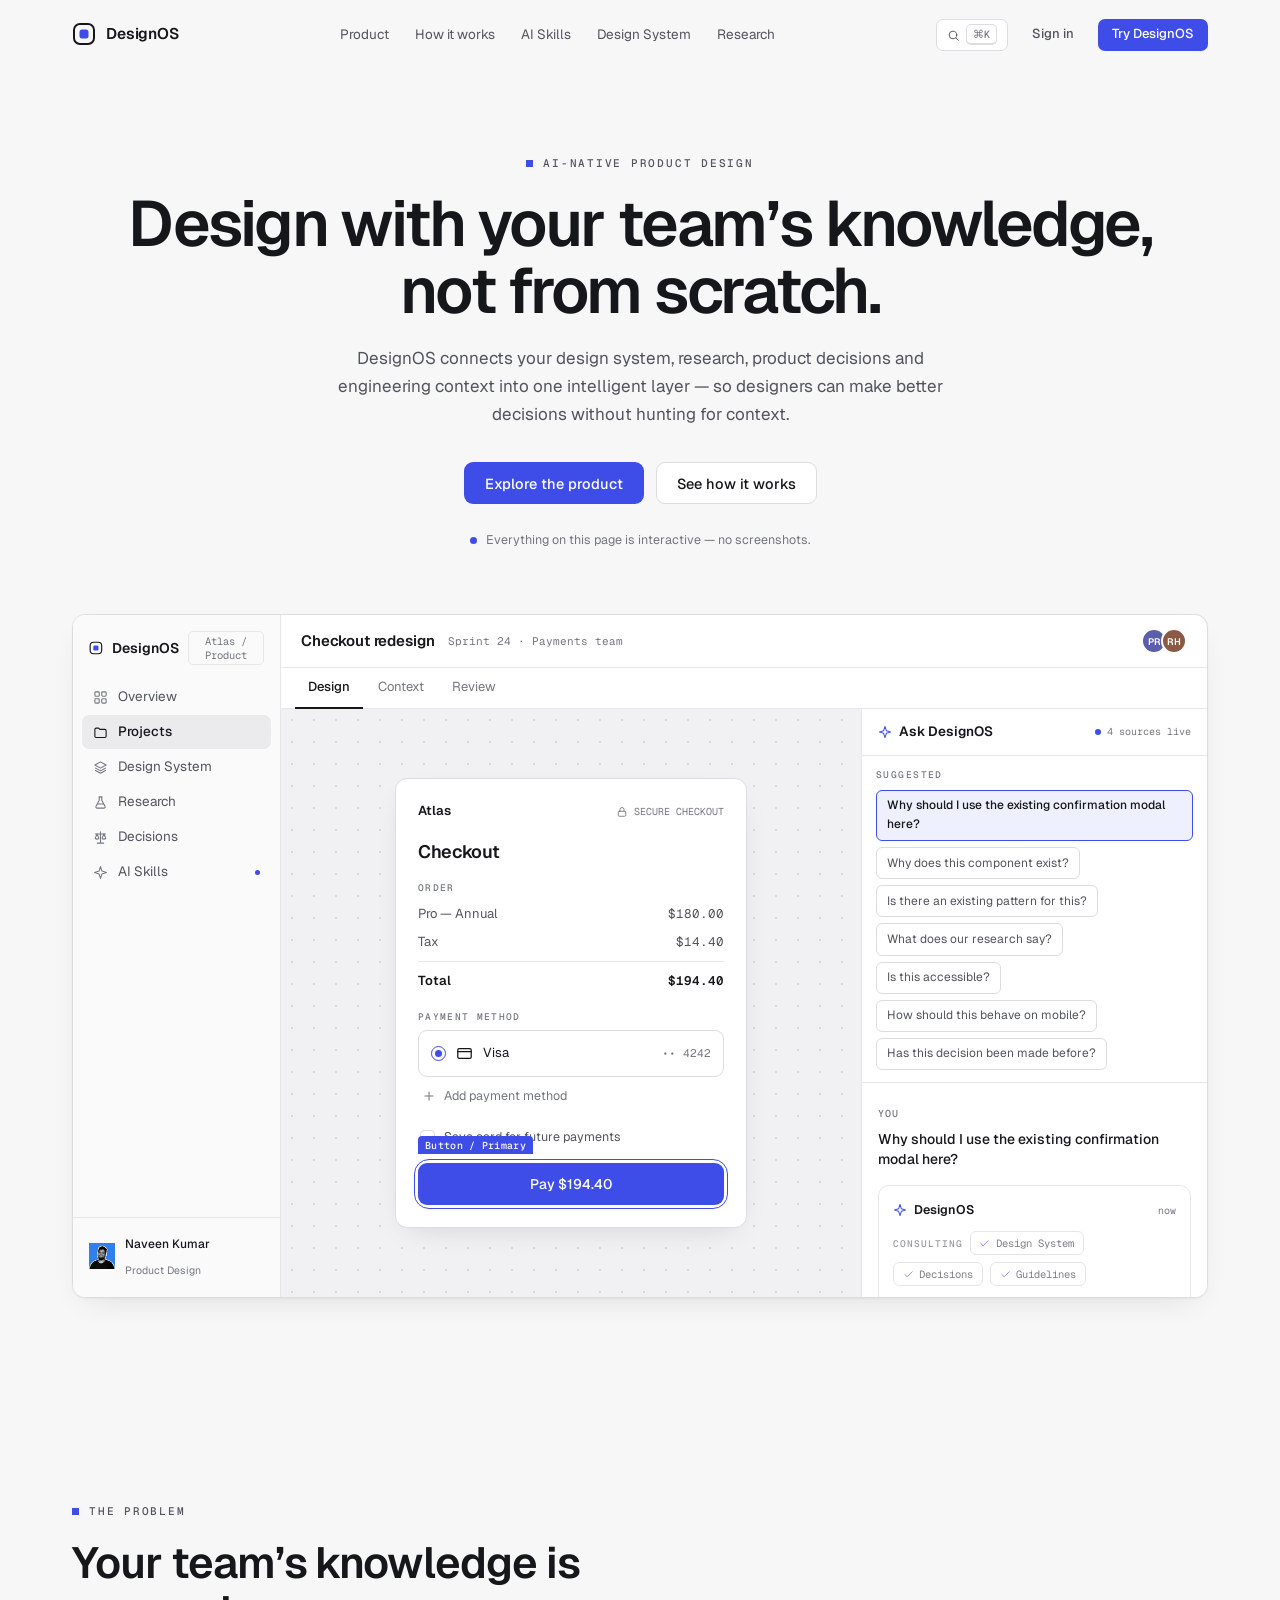
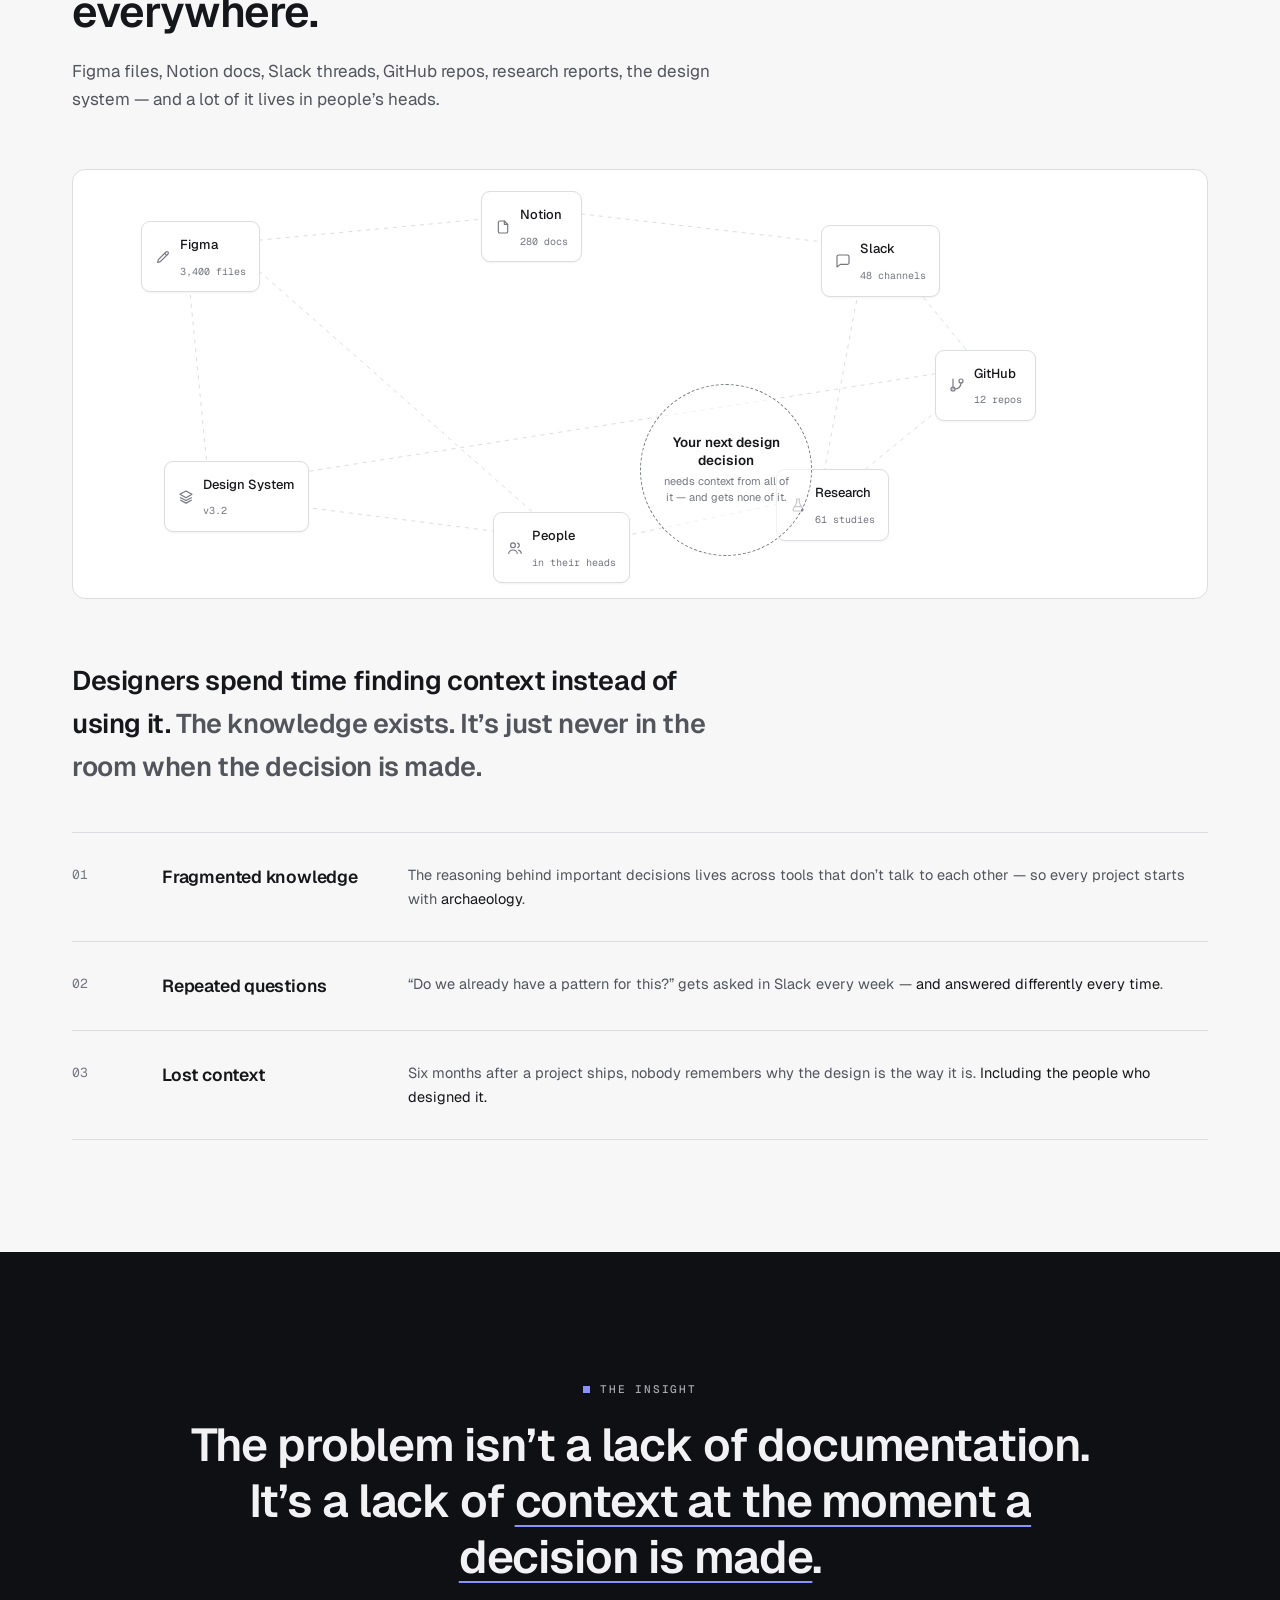
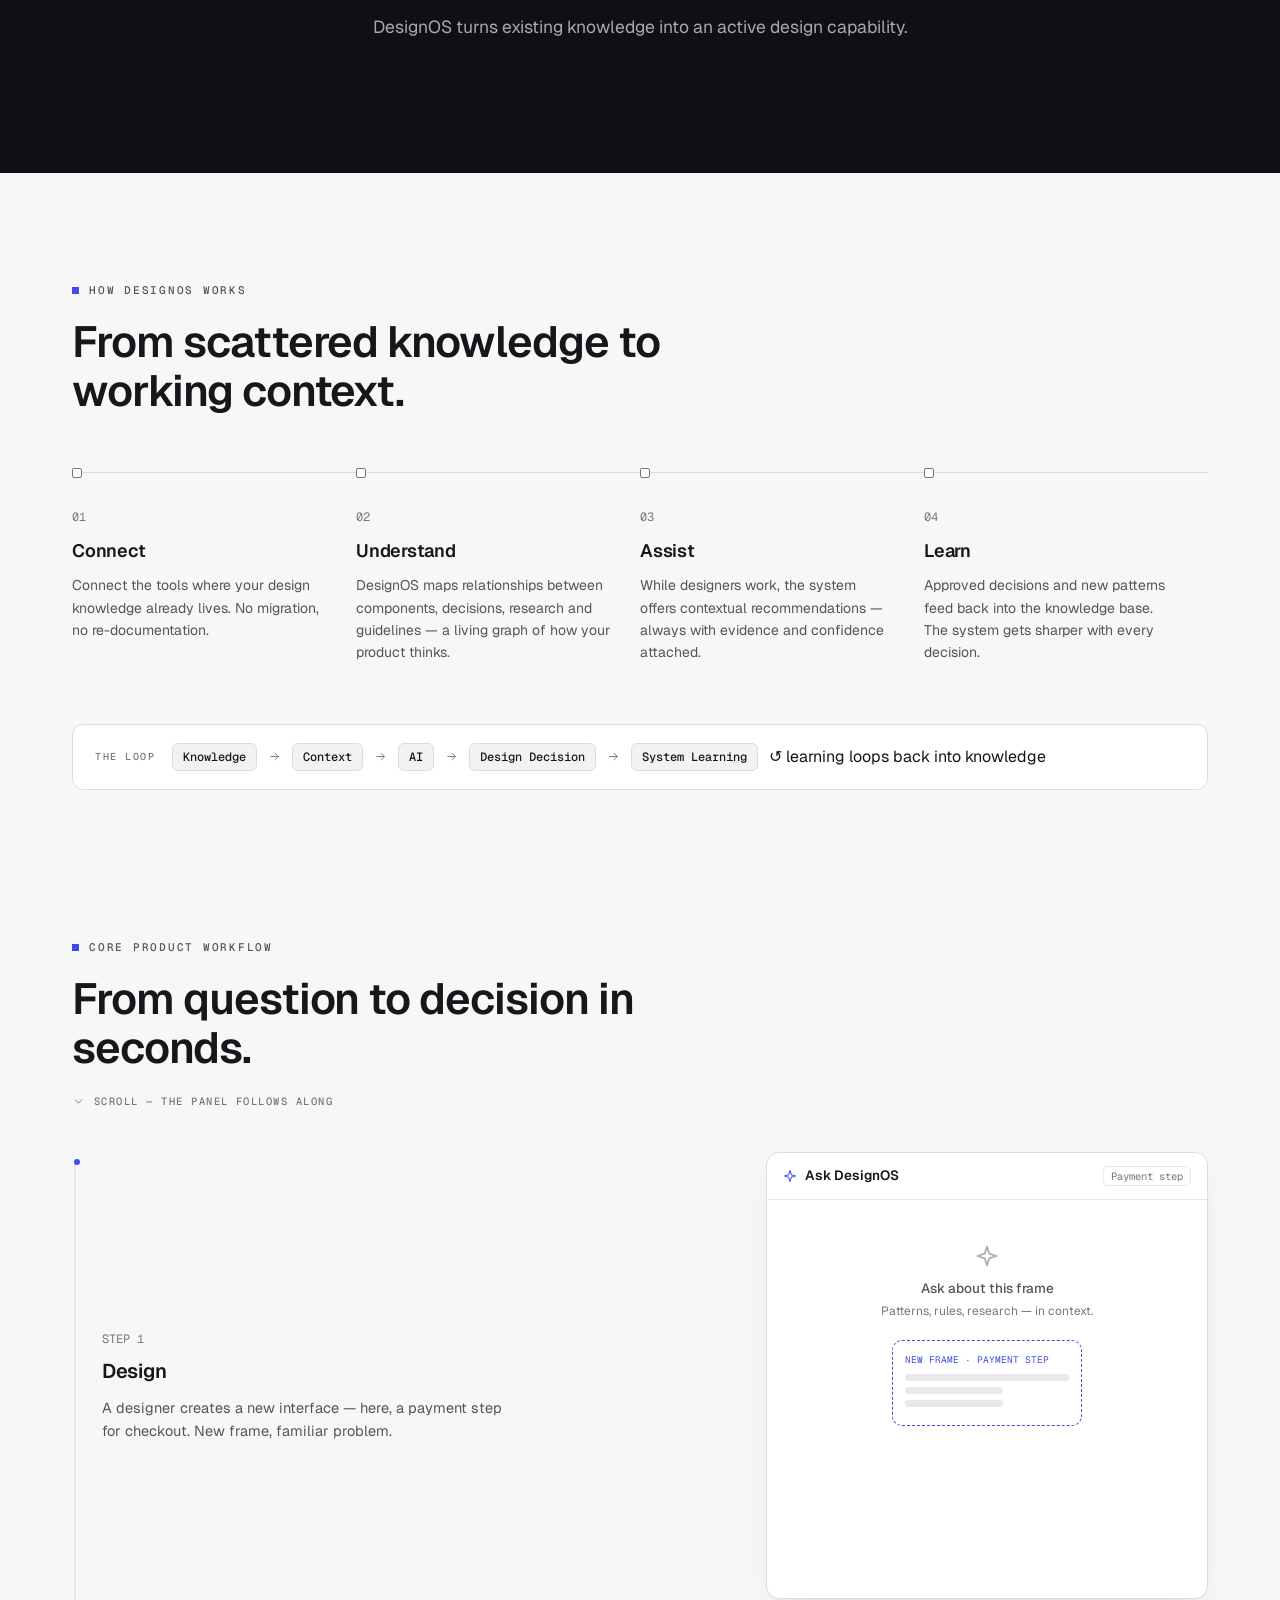
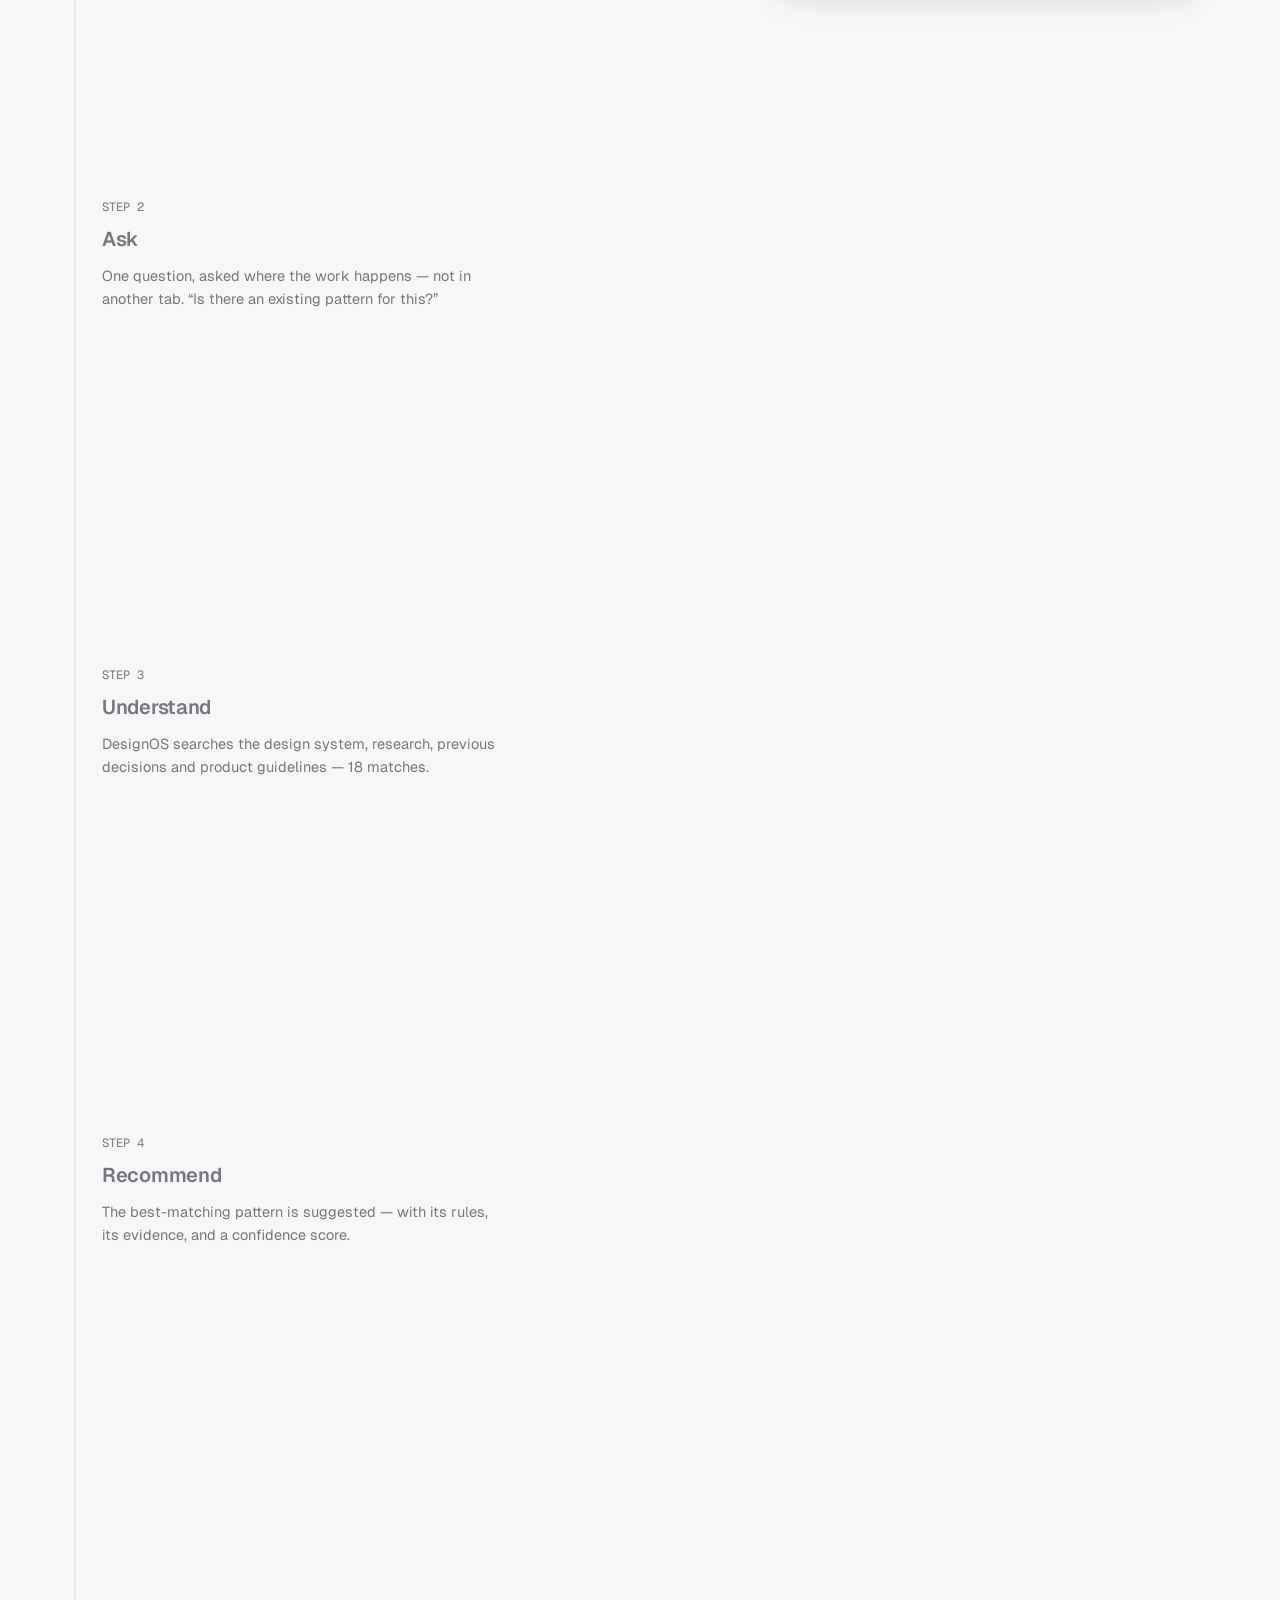
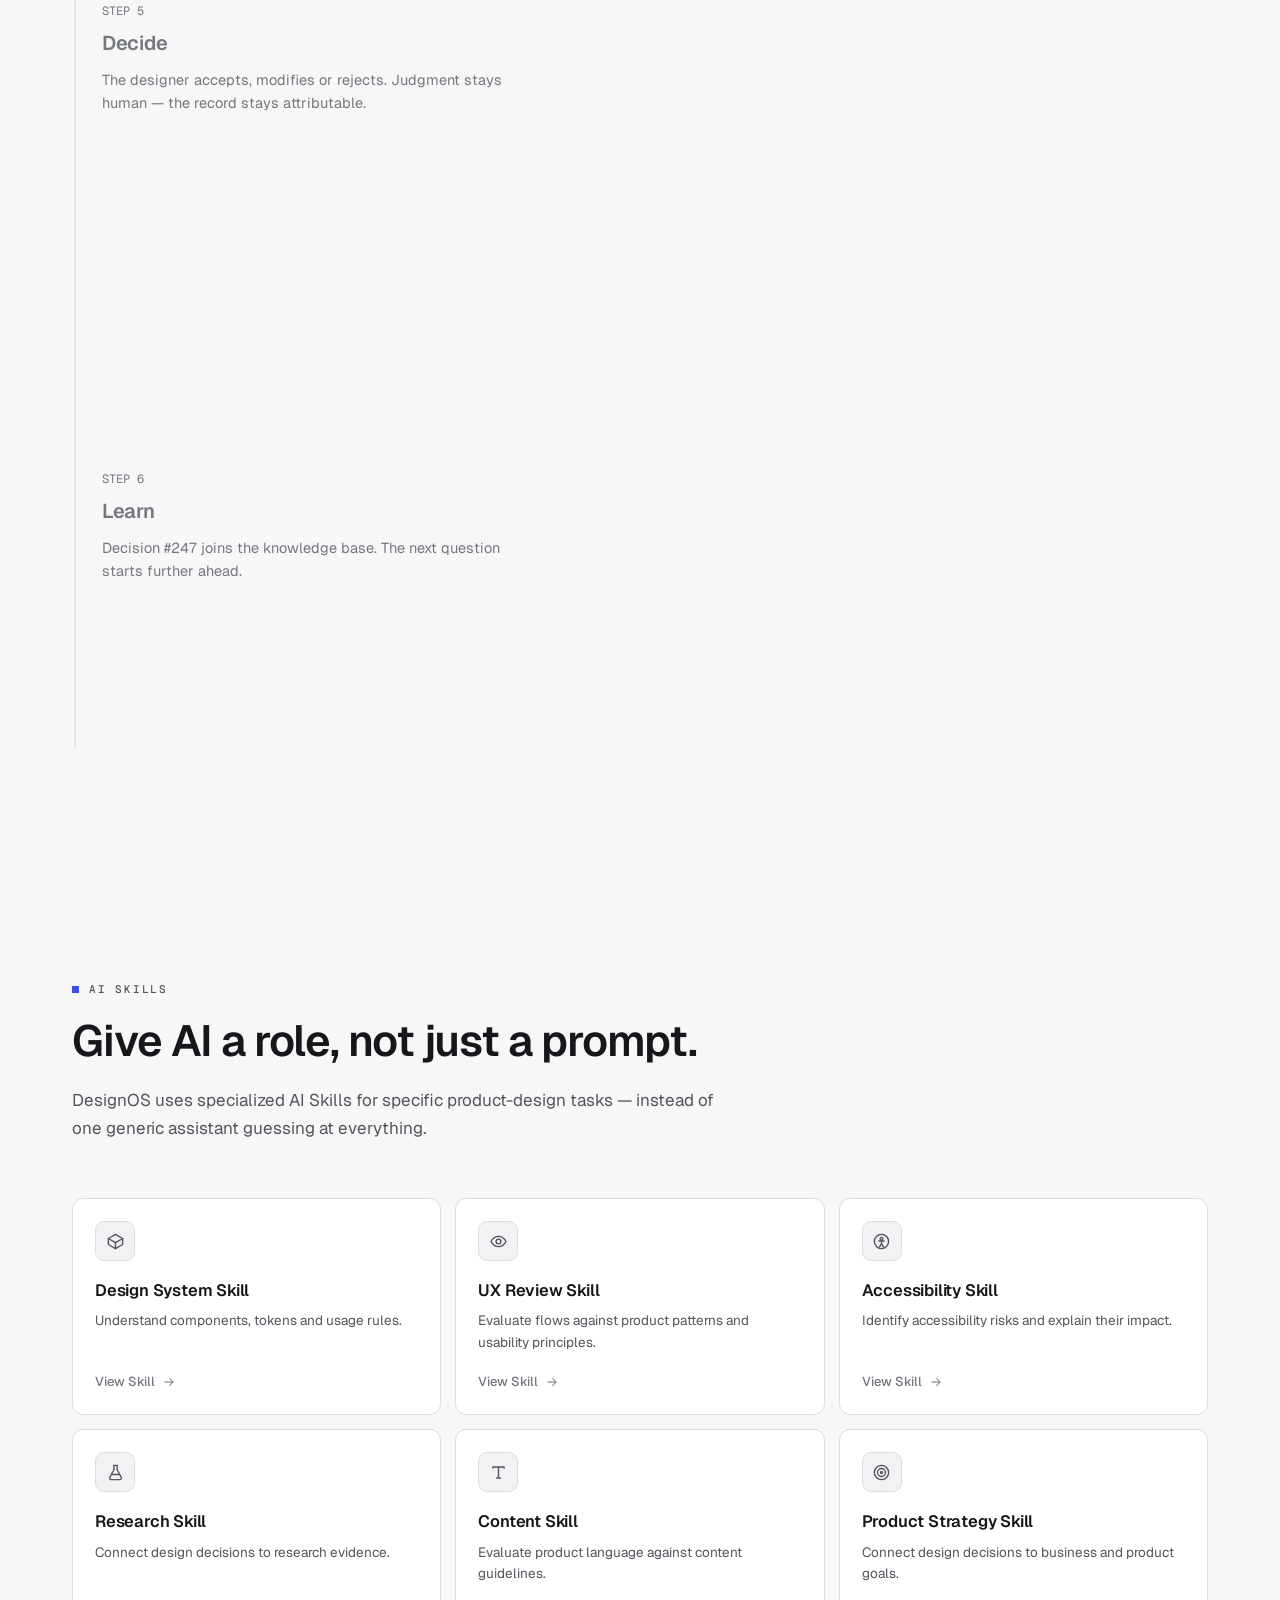
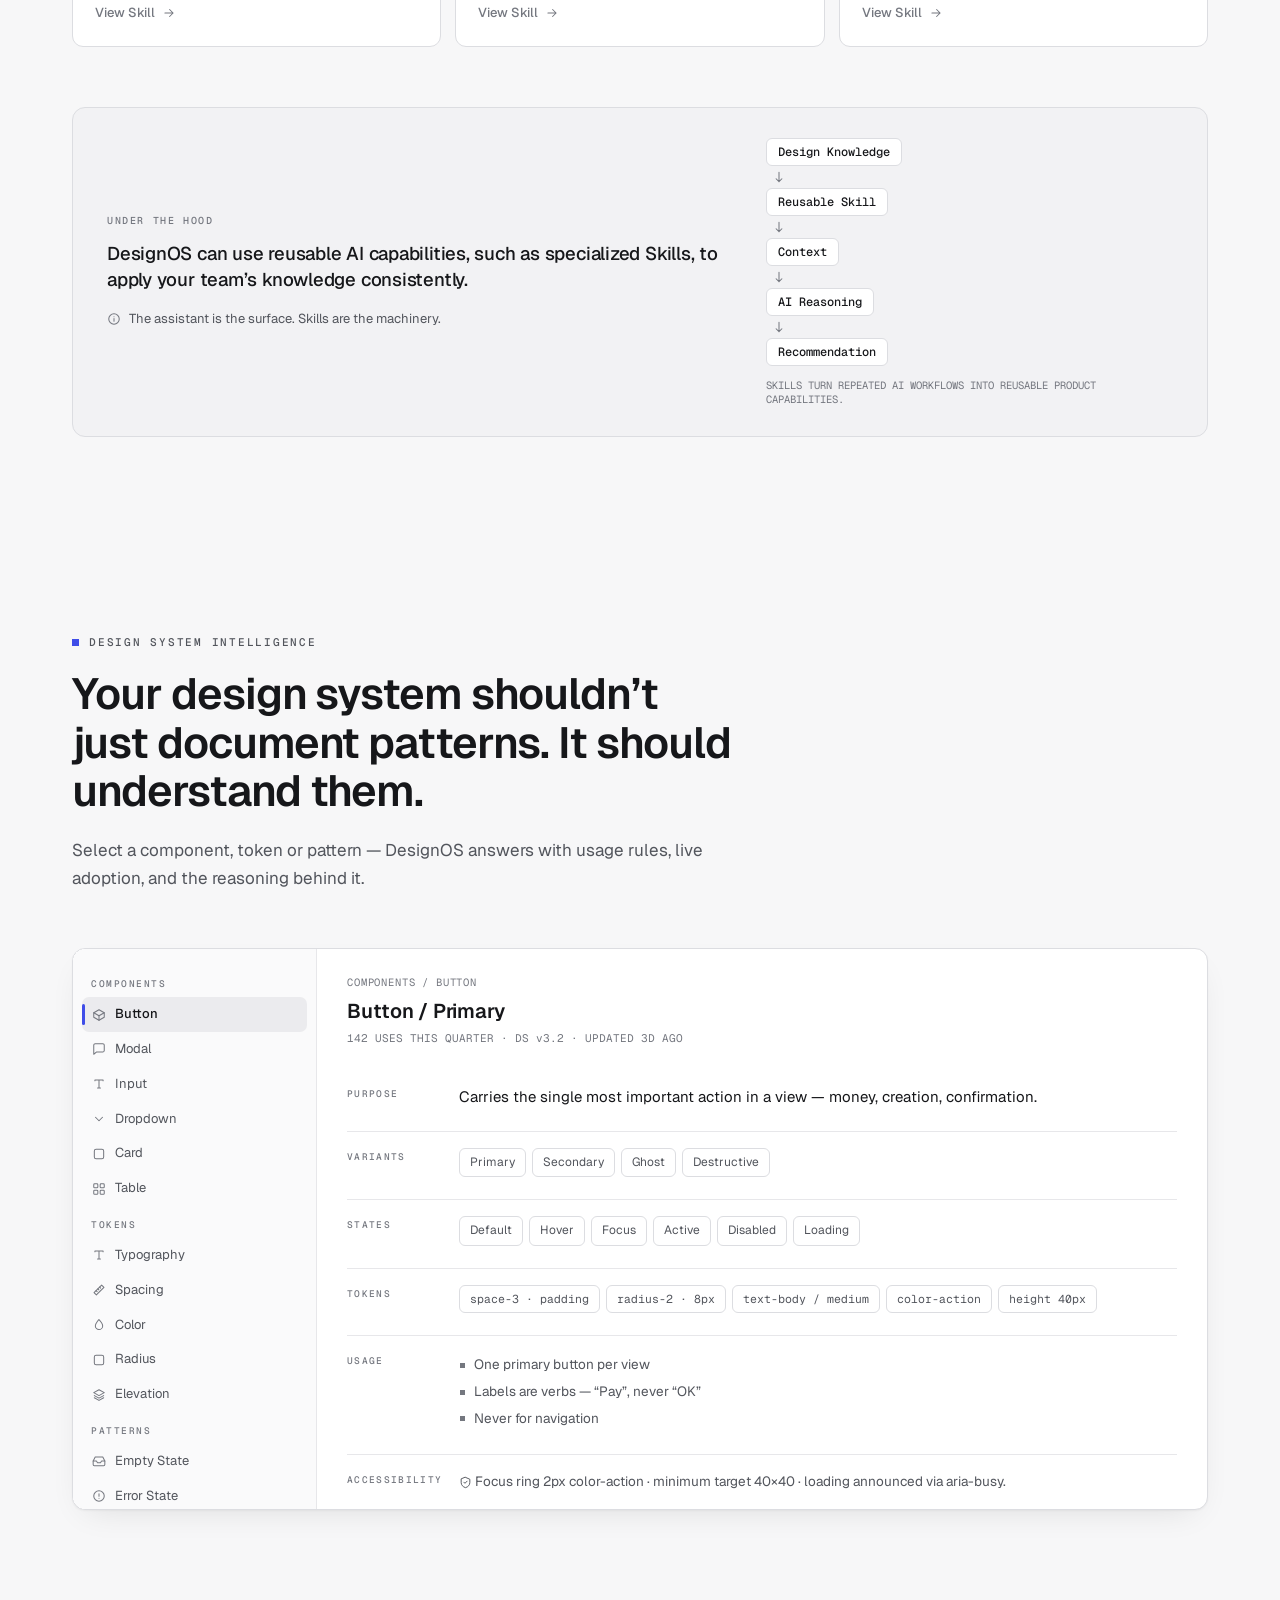
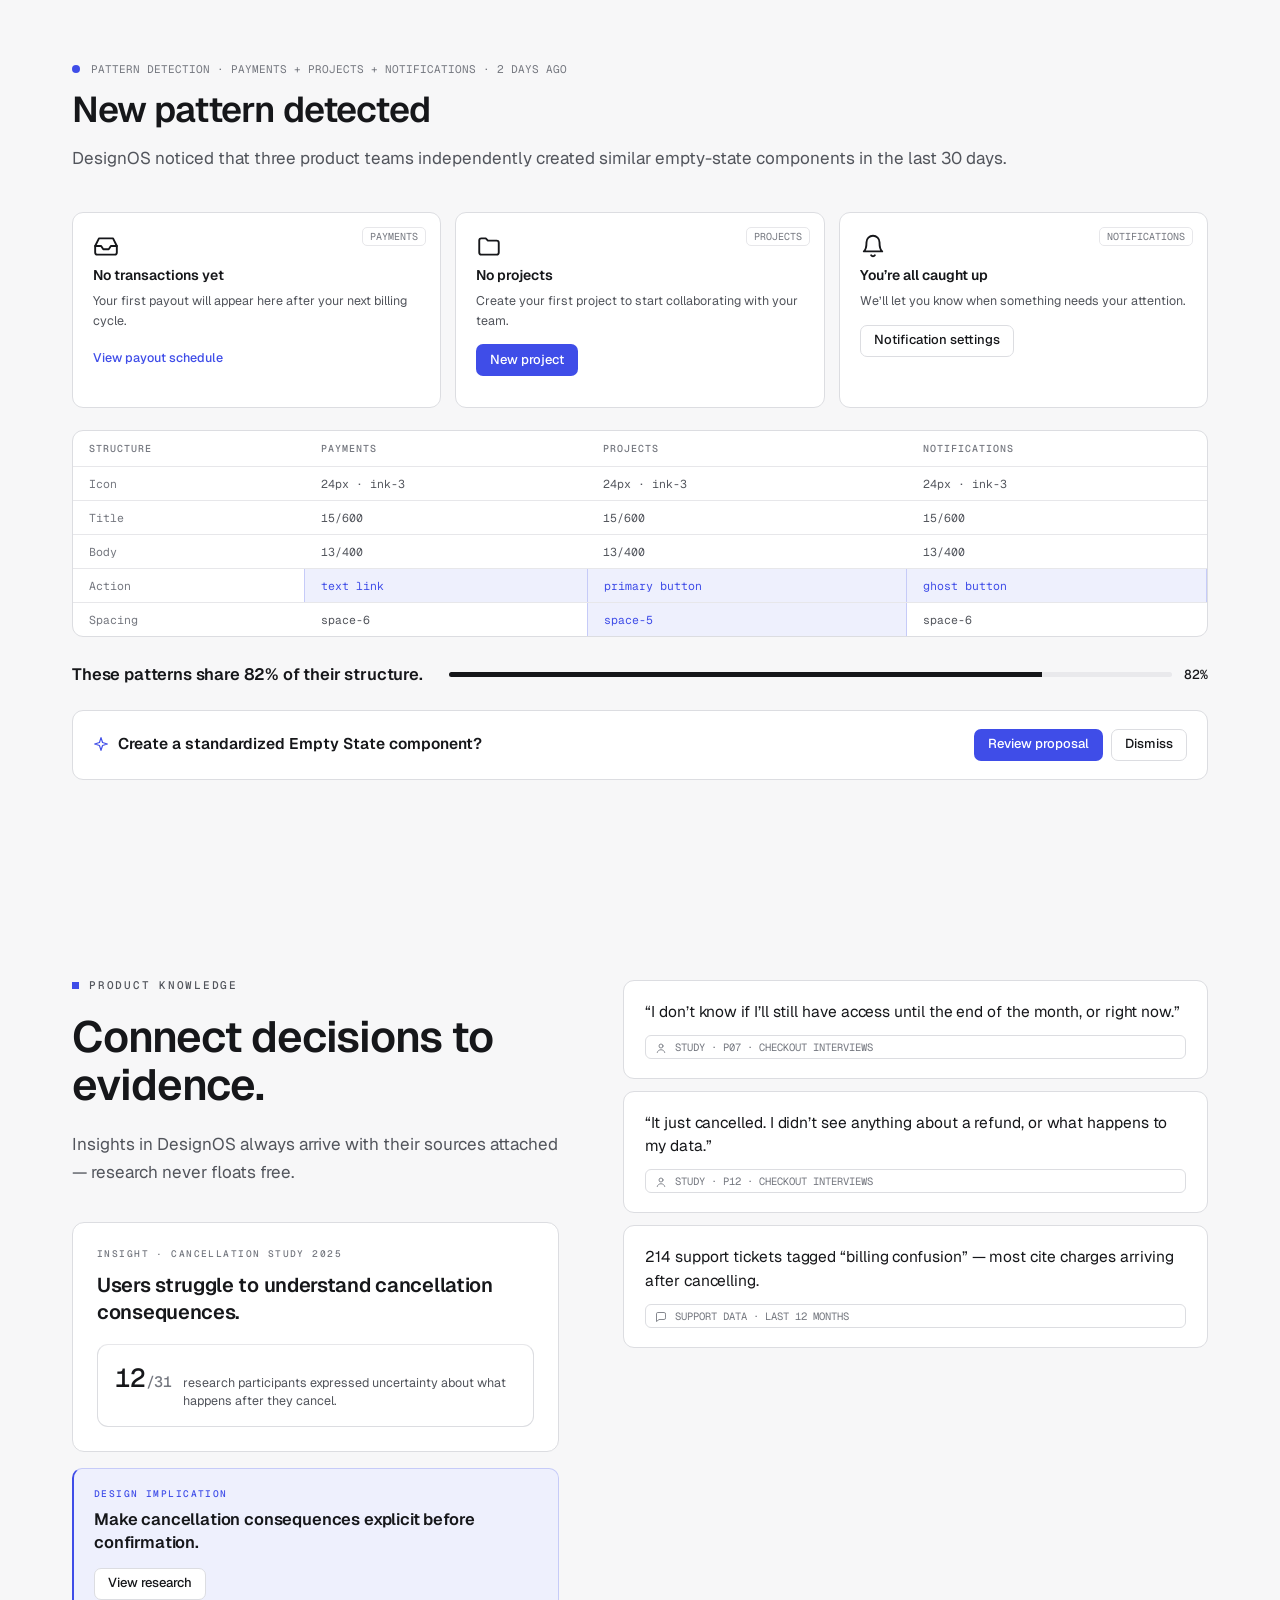
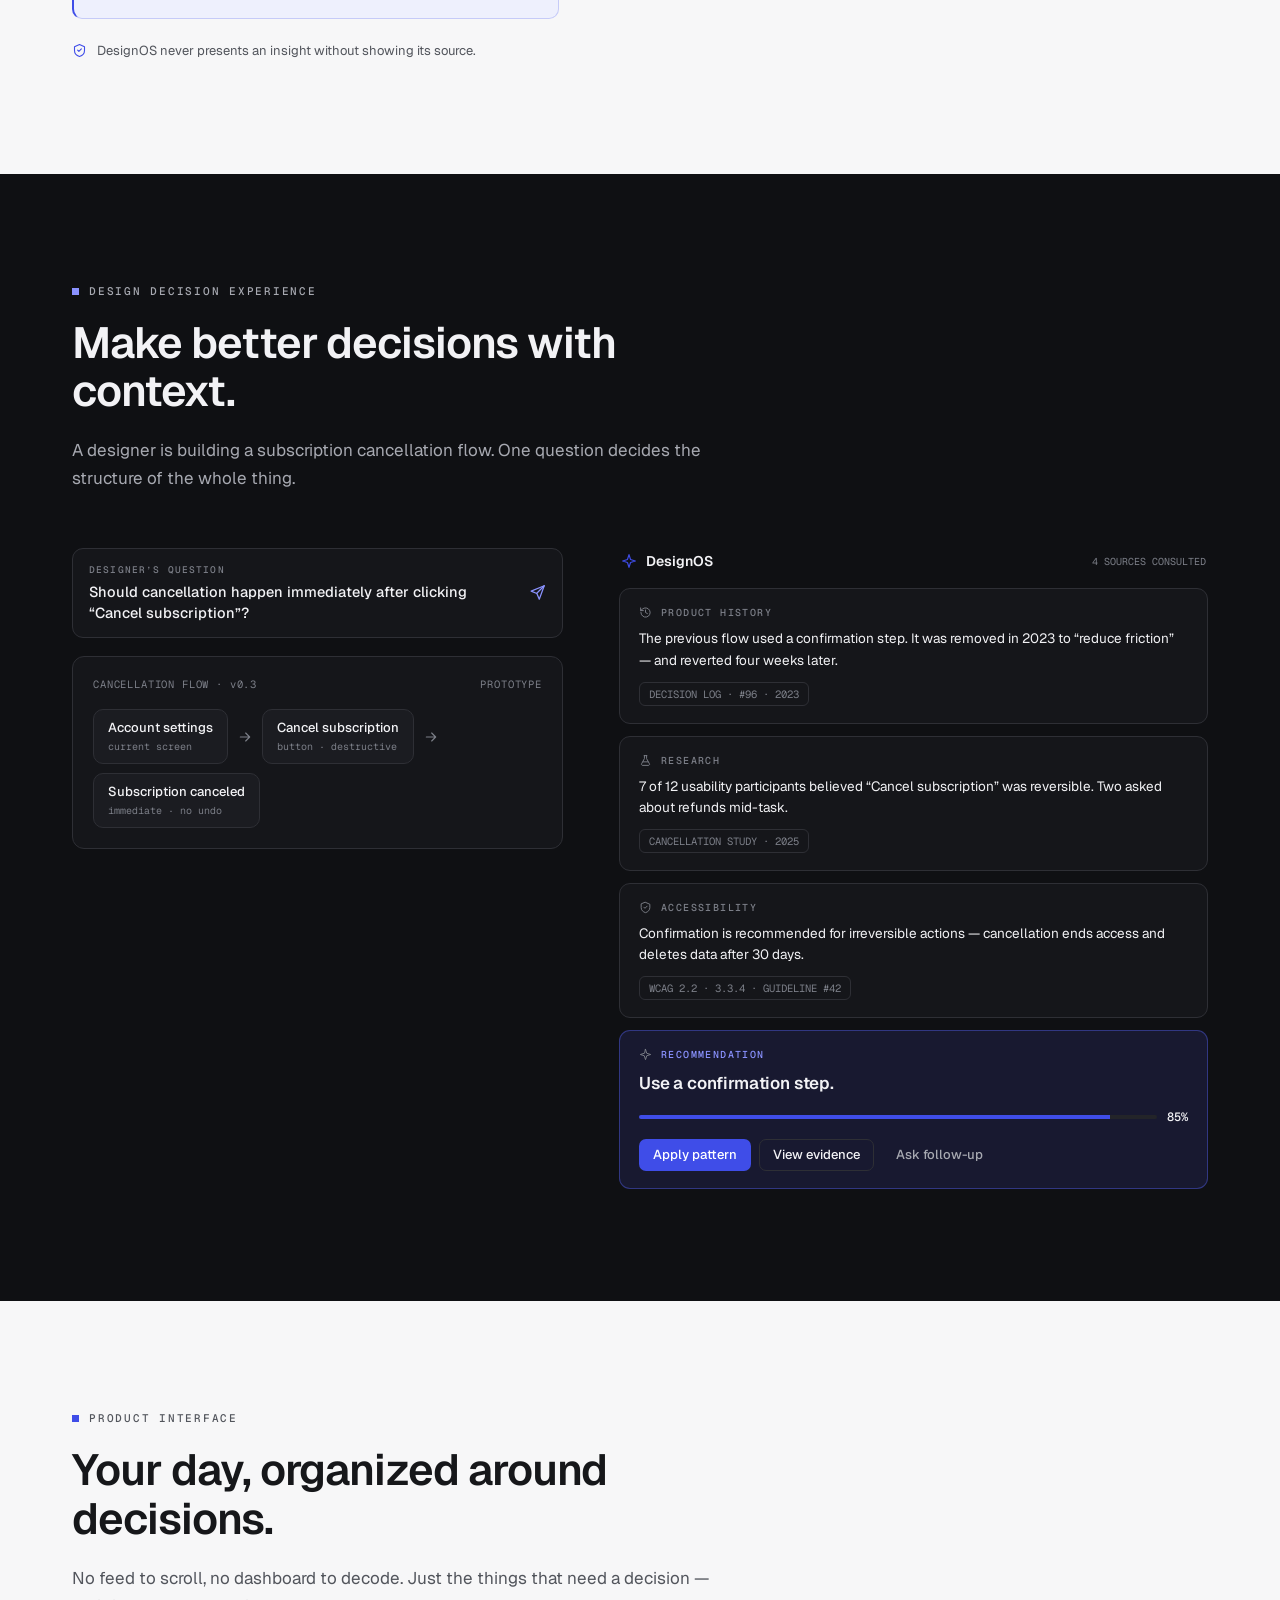
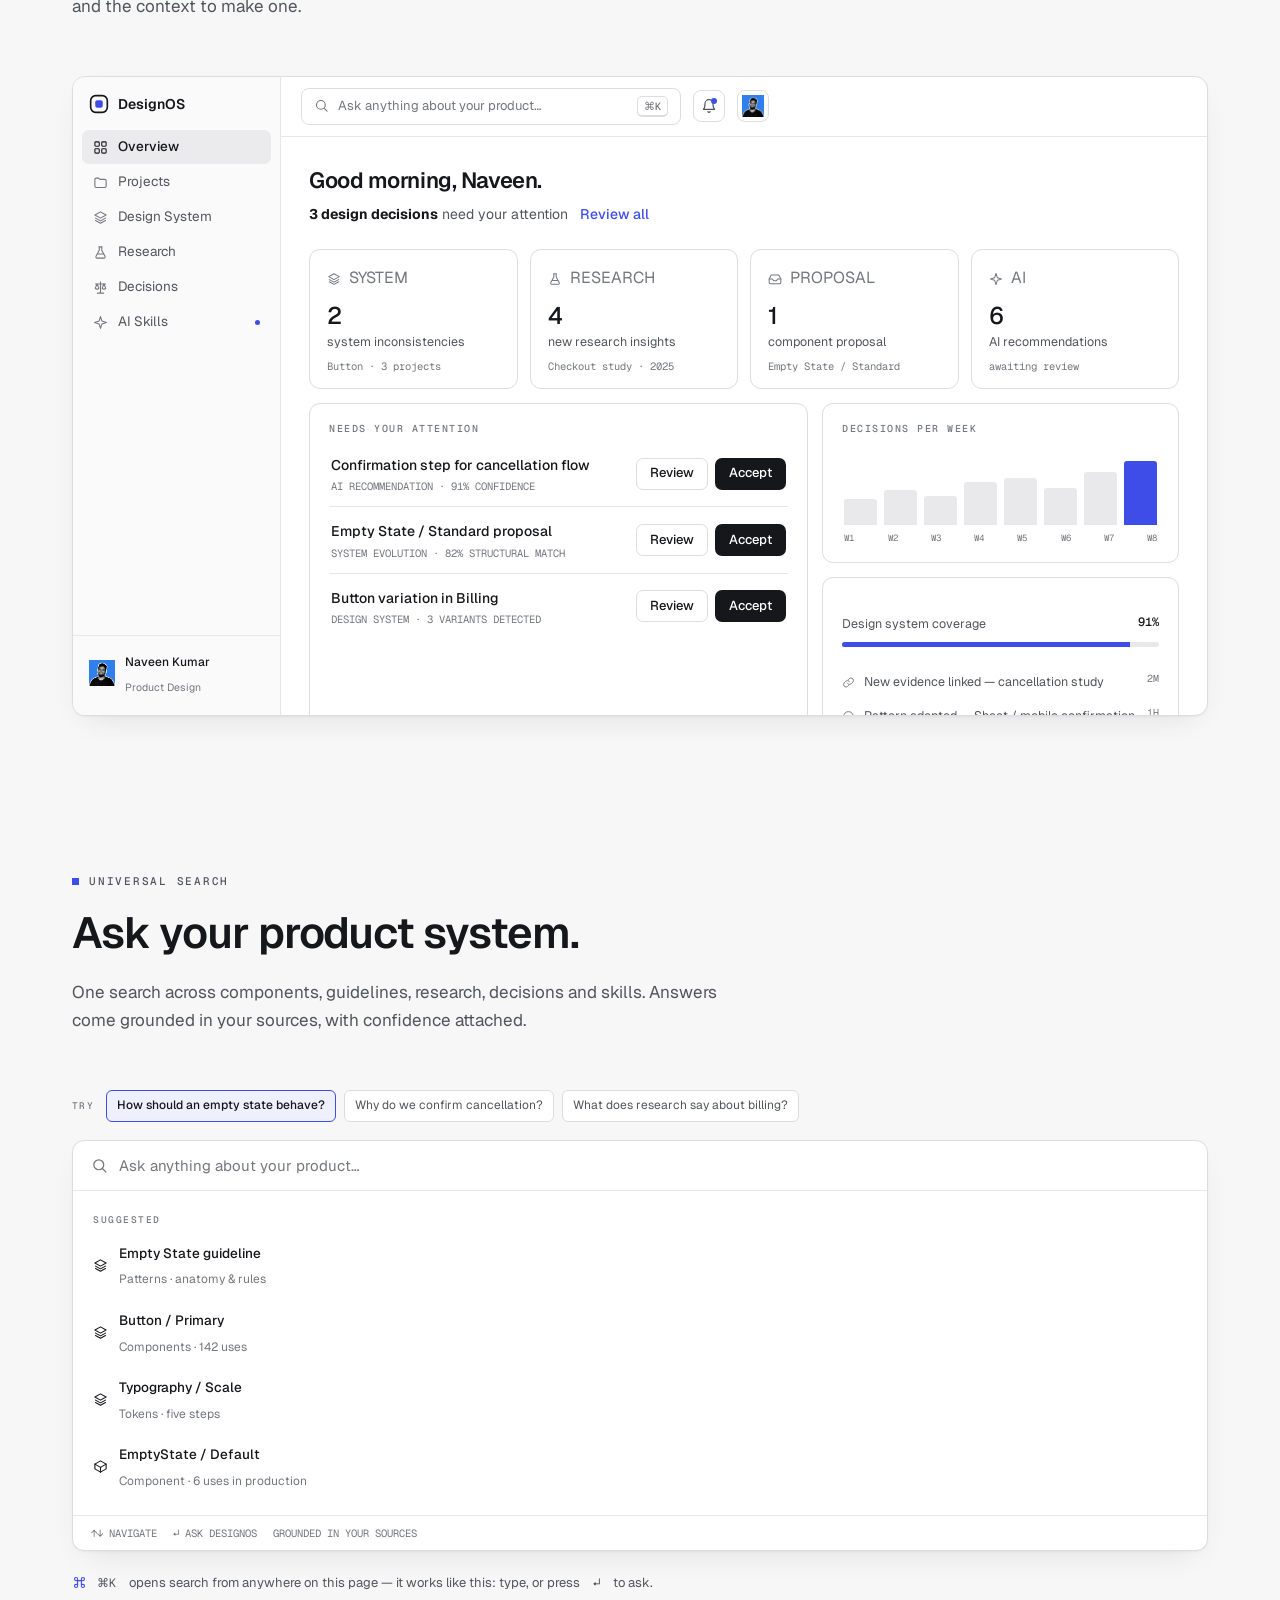
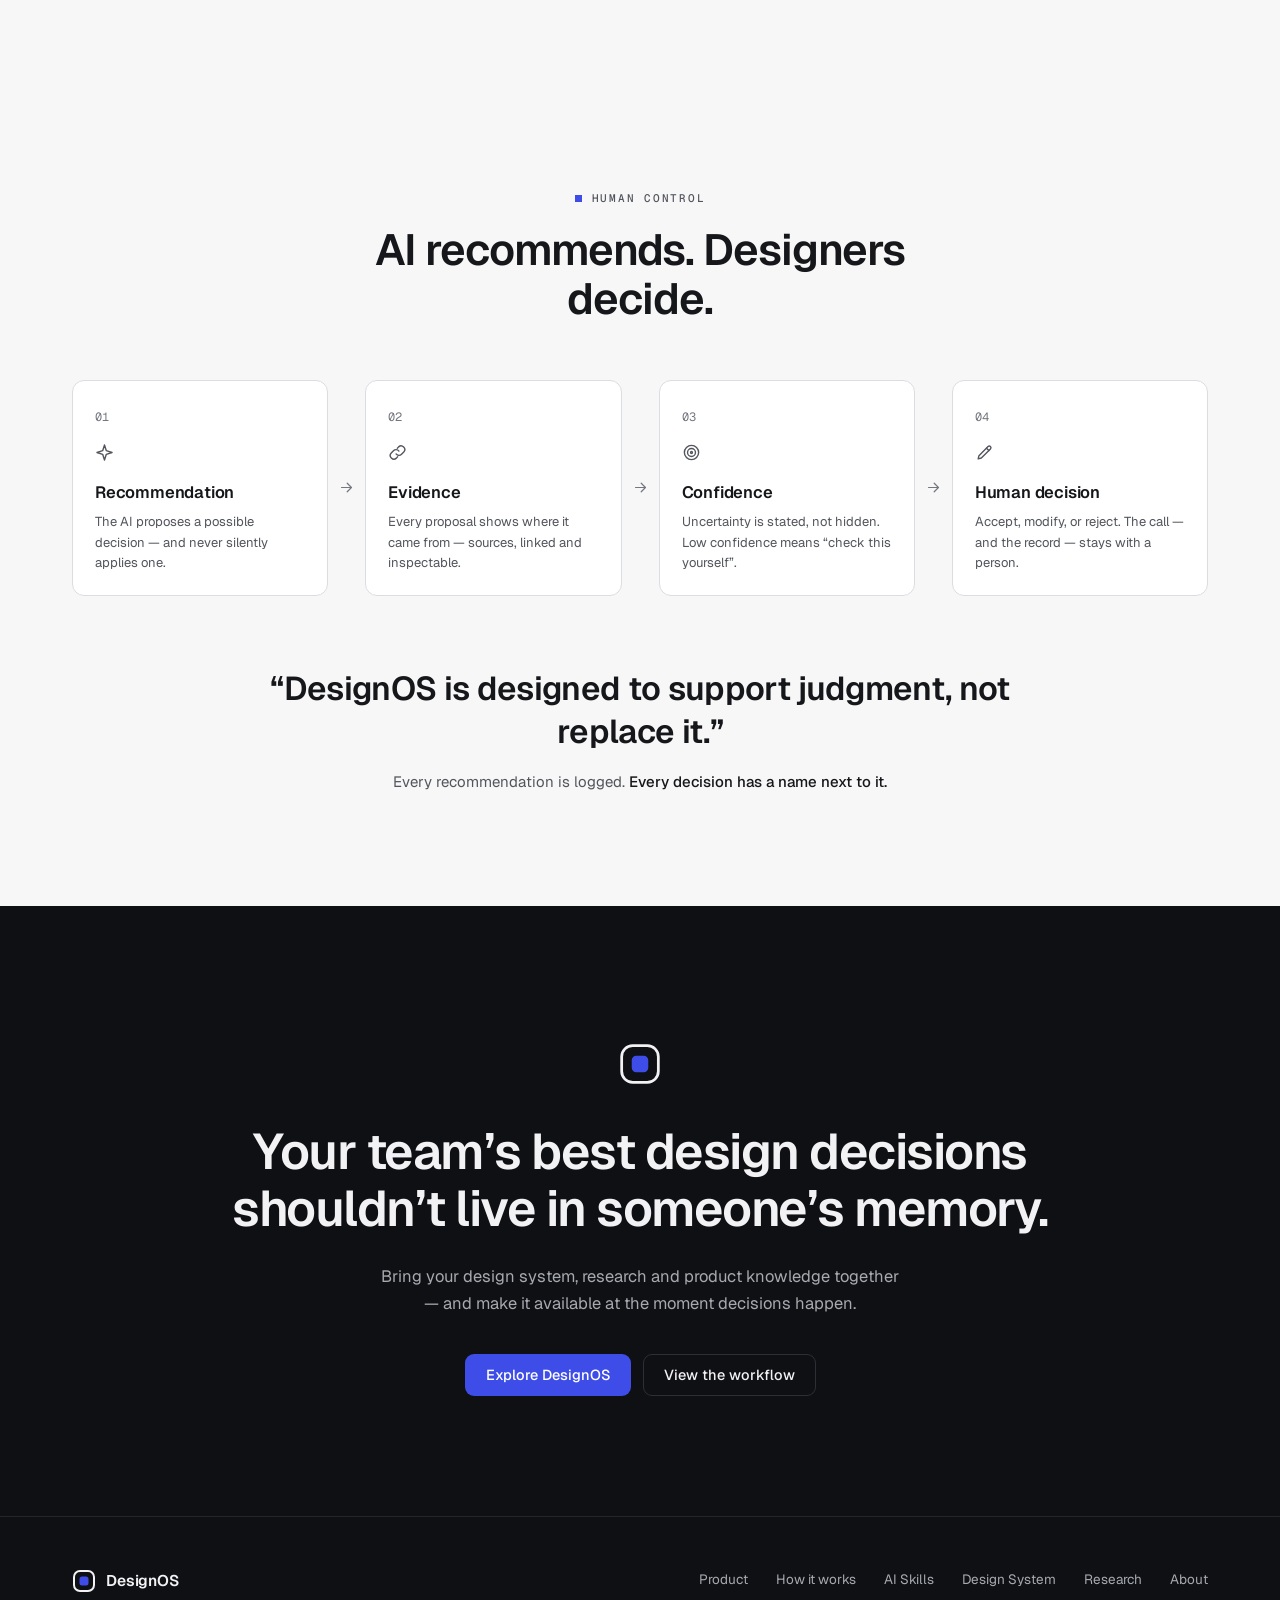
<file: designos/index.html>
<!DOCTYPE html>
<html lang="en">
<head>
<meta charset="UTF-8">
<meta name="viewport" content="width=device-width, initial-scale=1.0">
<title>DesignOS — Design with your team's knowledge, not from scratch.</title>
<meta name="description" content="DesignOS connects your design system, research, product decisions and engineering context into one intelligent layer. AI-native product design infrastructure.">
<meta name="theme-color" content="#F7F7F8">
<link rel="icon" href="data:image/svg+xml,%3Csvg%20xmlns='http://www.w3.org/2000/svg'%20viewBox='0%200%2024%2024'%3E%3Crect%20x='1'%20y='1'%20width='22'%20height='22'%20rx='6'%20fill='%2316171A'/%3E%3Crect%20x='7'%20y='7'%20width='10'%20height='10'%20rx='2.5'%20fill='%233F4DE8'/%3E%3C/svg%3E">
<link rel="preconnect" href="https://fonts.googleapis.com">
<link rel="preconnect" href="https://fonts.gstatic.com" crossorigin>
<link href="https://fonts.googleapis.com/css2?family=Geist:wght@400;500;600&family=Geist+Mono:wght@400;500&display=swap" rel="stylesheet">
<style>
/* ============ TOKENS ============ */
:root{
  --bg:#F7F7F8; --surface:#FFFFFF; --surface-2:#F2F2F4; --surface-3:#E9E9EC;
  --ink:#16171A; --ink-2:#52555C; --ink-3:#74777F;
  --line:#E7E7EA; --line-2:#DCDDE1;
  --accent:#3F4DE8; --accent-d:#3340CE; --acc-text:#3F4DE8;
  --accent-soft:#EEF0FD; --accent-line:#C6CBF8;
  --danger:#C7382F;
  --sans:'Geist',-apple-system,'Segoe UI',sans-serif;
  --mono:'Geist Mono',ui-monospace,'SF Mono',monospace;
  --sh-sm:0 1px 2px rgba(16,17,20,.05);
  --sh-md:0 1px 2px rgba(16,17,20,.04),0 12px 32px -14px rgba(16,17,20,.12);
  --sh-lg:0 24px 64px -20px rgba(16,17,20,.28);
}
.dark{
  background:#0F1013;color:#F2F2F5;
  --surface:#15161A;--surface-2:#1B1C21;--surface-3:#232429;
  --ink:#F2F2F5;--ink-2:#A7A9B1;--ink-3:#7C7F88;
  --line:#242529;--line-2:#2E2F35;
  --acc-text:#8A92FF;--accent-soft:rgba(86,96,242,.13);--accent-line:rgba(86,96,242,.42);
}
*{margin:0;padding:0;box-sizing:border-box}
html{scroll-behavior:smooth;scroll-padding-top:76px}
body{font:400 16px/1.6 var(--sans);background:var(--bg);color:var(--ink);-webkit-font-smoothing:antialiased;text-rendering:optimizeLegibility}
::selection{background:#D9DDF9}
img{max-width:100%}
a{color:inherit;text-decoration:none}
button{font:inherit;color:inherit;background:none;border:none;cursor:pointer}
ul{list-style:none}
:focus-visible{outline:2px solid var(--accent);outline-offset:2px;border-radius:4px}
.skip{position:absolute;left:-999px;top:8px;z-index:200;background:var(--ink);color:#fff;padding:8px 14px;border-radius:8px;font-size:13px}
.skip:focus{left:8px}
.mono{font-family:var(--mono)}
svg.ic{display:inline-block;vertical-align:-3px;flex:none}

/* ============ LAYOUT UTILITIES ============ */
.container{max-width:1200px;margin:0 auto;padding:0 32px}
.container.wide{max-width:1320px}
.section{padding:112px 0}
.section.tight{padding:88px 0}
.section-head{max-width:660px;margin-bottom:56px}
.section-head.center{margin-left:auto;margin-right:auto;text-align:center}
.eyebrow{display:flex;align-items:center;gap:10px;font:500 11px/1 var(--mono);letter-spacing:.16em;text-transform:uppercase;color:var(--ink-2);margin-bottom:22px}
.eyebrow::before{content:"";width:7px;height:7px;background:var(--acc-text);flex:none}
h1.h1{font-size:clamp(38px,5.1vw,64px);font-weight:600;letter-spacing:-.035em;line-height:1.04}
h2.h2{font-size:clamp(30px,3.4vw,44px);font-weight:600;letter-spacing:-.024em;line-height:1.12}
h3{letter-spacing:-.012em}
.lead{font-size:17px;color:var(--ink-2);margin-top:20px;line-height:1.65}
.lead.center{margin-left:auto;margin-right:auto}
[data-reveal]{opacity:0;transform:translateY(18px);transition:opacity .65s cubic-bezier(.2,.7,.3,1),transform .65s cubic-bezier(.2,.7,.3,1)}
[data-reveal].on{opacity:1;transform:none}

/* ============ BUTTONS ============ */
.btn{display:inline-flex;align-items:center;justify-content:center;gap:8px;height:42px;padding:0 20px;border-radius:9px;font-size:14.5px;font-weight:500;border:1px solid transparent;transition:background .18s,border-color .18s,color .18s,transform .18s;white-space:nowrap}
.btn:active{transform:translateY(1px)}
.btn-primary{background:var(--accent);color:#fff}
.btn-primary:hover{background:var(--accent-d)}
.btn-outline{background:var(--surface);border-color:var(--line-2);color:var(--ink)}
.btn-outline:hover{border-color:var(--ink-3)}
.btn-ghost{color:var(--ink-2)}
.btn-ghost:hover{color:var(--ink);background:var(--surface-2)}
.btn-sm{height:32px;padding:0 13px;font-size:13px;border-radius:7px}
.btn-ink{background:var(--ink);color:#fff}
.btn-ink:hover{background:#000}
.btn.done{background:var(--accent-soft);color:var(--acc-text);border-color:var(--accent-line)}
.dark .btn-outline{background:transparent;border-color:var(--line-2);color:var(--ink)}
.dark .btn-outline:hover{border-color:#484A52}
.kbd{font:500 10.5px var(--mono);border:1px solid var(--line-2);border-bottom-width:2px;padding:2px 6px;border-radius:5px;color:var(--ink-3);background:var(--surface)}

/* ============ NAV ============ */
.nav{position:fixed;top:0;left:0;right:0;z-index:60;height:70px;transition:height .3s ease,background .3s ease,border-color .3s ease,backdrop-filter .3s ease;border-bottom:1px solid transparent}
.nav.scrolled{height:58px;background:rgba(247,247,248,.82);backdrop-filter:blur(14px);-webkit-backdrop-filter:blur(14px);border-color:var(--line)}
.nav-in{height:100%;display:flex;align-items:center;justify-content:space-between;gap:24px}
.brand{display:flex;align-items:center;gap:10px;font-size:15.5px;font-weight:600;letter-spacing:-.01em}
.nav-links{display:flex;gap:26px;align-items:center}
.nav-links a{font-size:13.5px;color:var(--ink-2);transition:color .15s}
.nav-links a:hover{color:var(--ink)}
.nav-right{display:flex;align-items:center;gap:10px}
.kbd-btn{display:flex;align-items:center;gap:6px;height:32px;padding:0 10px;border:1px solid var(--line-2);border-radius:7px;font-size:12.5px;color:var(--ink-2);background:var(--surface)}
.kbd-btn:hover{border-color:var(--ink-3);color:var(--ink)}
.menu-btn{display:none;width:36px;height:36px;align-items:center;justify-content:center;border:1px solid var(--line-2);border-radius:8px;color:var(--ink)}
.mmenu{display:none;position:fixed;top:58px;left:0;right:0;z-index:59;background:var(--surface);border-bottom:1px solid var(--line);padding:14px 24px 22px;box-shadow:var(--sh-md)}
.mmenu.open{display:block}
.mmenu a{display:block;padding:11px 4px;font-size:15px;color:var(--ink);border-bottom:1px solid var(--line)}
.mmenu .row{display:flex;gap:10px;margin-top:16px}

/* ============ HERO ============ */
.hero{padding:158px 0 96px;text-align:center}
.hero .lead{max-width:640px}
.hero-cta{display:flex;gap:12px;justify-content:center;margin-top:34px;flex-wrap:wrap}
.hero-live{display:flex;align-items:center;gap:9px;justify-content:center;margin-top:26px;font-size:12.5px;color:var(--ink-3)}
.hero-live i{width:7px;height:7px;border-radius:50%;background:var(--accent);animation:pulse 2.2s infinite}
@keyframes pulse{0%,100%{opacity:1}50%{opacity:.35}}

/* ============ APP SHELL (product) ============ */
.app{background:var(--surface);border:1px solid var(--line-2);border-radius:13px;box-shadow:var(--sh-md);overflow:hidden;text-align:left}
.app-side{width:208px;flex:none;background:#FAFAFB;border-right:1px solid var(--line);display:flex;flex-direction:column;padding:12px 0}
.side-brand{display:flex;align-items:center;gap:9px;padding:4px 16px 14px;font-size:14px;font-weight:600}
.side-brand .ws{margin-left:auto;font:400 10.5px var(--mono);color:var(--ink-3);border:1px solid var(--line);padding:2px 6px;border-radius:5px}
.side-brand .ws:hover{color:var(--ink-2)}
.side-item{display:flex;align-items:center;gap:10px;height:34px;padding:0 11px;margin:1px 9px;border-radius:7px;font-size:13.5px;color:var(--ink-2);cursor:pointer;transition:background .15s,color .15s;border:0;width:calc(100% - 18px);text-align:left}
.side-item:hover{background:var(--surface-3);color:var(--ink)}
.side-item.active{background:#EBEBEE;color:var(--ink);font-weight:500}
.side-item .aidot{margin-left:auto;width:5px;height:5px;border-radius:50%;background:var(--accent)}
.side-item svg{color:var(--ink-3)}
.side-item.active svg{color:var(--ink)}
.side-foot{margin-top:auto;padding:12px 16px 4px;border-top:1px solid var(--line);display:flex;align-items:center;gap:10px}
.avatar{width:26px;height:26px;border-radius:50%;background:var(--ink);color:#fff;font-size:9.5px;font-weight:600;display:flex;align-items:center;justify-content:center;flex:none}\n.avatar.has-photo{overflow:hidden;padding:0}\n.avatar.has-photo img{display:block;width:100%;height:100%;object-fit:cover;border-radius:inherit}
.avatar.g{background:#5B5EA8}
.avatar.r{background:#8A5B44}
.side-foot .nm{font-size:12px;font-weight:500;line-height:1.25}
.side-foot .rl{font-size:10.5px;color:var(--ink-3)}
.app-main{flex:1;min-width:0;display:flex;flex-direction:column}
.proj-head{display:flex;align-items:center;gap:14px;padding:13px 20px;border-bottom:1px solid var(--line)}
.proj-head .t{font-size:15px;font-weight:600;letter-spacing:-.01em}
.proj-head .m{font:400 11px var(--mono);color:var(--ink-3)}
.proj-head .avs{margin-left:auto;display:flex}
.proj-head .avs .avatar{margin-left:-6px;border:2px solid var(--surface)}
.tabs{display:flex;gap:2px;padding:0 14px;border-bottom:1px solid var(--line)}
.tab{padding:9px 13px;font-size:13px;color:var(--ink-3);border-bottom:2px solid transparent;margin-bottom:-1px;transition:color .15s}
.tab:hover{color:var(--ink-2)}
.tab[aria-selected="true"]{color:var(--ink);border-color:var(--ink);font-weight:500}
.app-body{flex:1;display:flex;min-height:0}

/* ============ HERO DEMO ============ */
.hero-app{height:684px;margin-top:64px;display:flex}
.hero-app .stage-col{flex:1;min-width:0;display:flex;flex-direction:column}
.canvas{flex:1;min-height:0;overflow:auto;background:#F1F1F3;background-image:radial-gradient(circle,#D9D9DD 1px,transparent 1.1px);background-size:22px 22px;display:flex;align-items:flex-start;justify-content:center;padding:34px 24px;position:relative}
.canvas.center{align-items:center}
.frame{width:352px;background:#fff;border:1px solid var(--line-2);border-radius:12px;box-shadow:0 10px 30px -14px rgba(16,17,20,.16);padding:22px;position:relative}
.frame-top{display:flex;align-items:center;justify-content:space-between;margin-bottom:16px}
.frame-top .ws{font-size:13px;font-weight:600}
.frame-top .sec{display:flex;align-items:center;gap:6px;color:var(--ink-3);font:400 10px var(--mono)}
.frame h4{font-size:18px;font-weight:600;letter-spacing:-.02em;margin-bottom:14px}
.f-lbl{font:500 9.5px var(--mono);letter-spacing:.14em;color:var(--ink-3);margin:14px 0 7px}
.f-row{display:flex;justify-content:space-between;font-size:13px;padding:3.5px 0;color:var(--ink-2)}
.f-row.tot{font-weight:600;color:var(--ink);border-top:1px solid var(--line);margin-top:5px;padding-top:9px}
.f-row .v{font-family:var(--mono);font-size:12.5px}
.paycard{display:flex;align-items:center;gap:10px;border:1px solid var(--line-2);border-radius:9px;padding:10px 12px;background:var(--surface)}
.paycard .radio{width:15px;height:15px;border-radius:50%;border:1.5px solid var(--line-2);flex:none;position:relative}
.paycard.sel .radio{border-color:var(--accent)}
.paycard.sel .radio::after{content:"";position:absolute;inset:3px;border-radius:50%;background:var(--accent)}
.paycard .pc-n{font-size:13px}
.paycard .pc-e{font:400 11px var(--mono);color:var(--ink-3);margin-left:auto}
.pay-add{display:flex;align-items:center;gap:8px;color:var(--ink-3);font-size:12.5px;padding:9px 4px}
.f-check{display:flex;align-items:center;gap:9px;font-size:12.5px;color:var(--ink-2);margin:12px 2px 16px}
.f-check .box{width:15px;height:15px;border:1.5px solid var(--line-2);border-radius:4px;flex:none}
.pay-btn{position:relative;display:flex;align-items:center;justify-content:center;gap:8px;height:42px;background:var(--accent);color:#fff;border-radius:9px;font-size:14px;font-weight:500}
.sel-ring{position:relative;outline:1.5px solid var(--accent);outline-offset:3px;border-radius:11px}
.sel-tag{position:absolute;top:-27px;left:0;background:var(--accent);color:#fff;font:500 10px var(--mono);padding:2.5px 7px;border-radius:4px 4px 0 0;letter-spacing:.03em}
.veil{position:absolute;inset:0;background:rgba(18,19,23,.4);border-radius:12px;display:flex;align-items:center;justify-content:center;opacity:0;pointer-events:none;transition:opacity .35s}
.veil.in{opacity:1;pointer-events:auto}
.cmodal{width:262px;background:#fff;border-radius:11px;border:1px solid var(--line-2);box-shadow:0 18px 44px -12px rgba(16,17,20,.3);padding:16px;transform:scale(.95);transition:transform .35s cubic-bezier(.2,.8,.3,1)}
.veil.in .cmodal{transform:scale(1)}
.cmodal .tag{display:flex;align-items:center;gap:6px;font:500 9.5px var(--mono);color:var(--acc-text);background:var(--accent-soft);border-radius:5px;padding:3px 7px;width:max-content;margin-bottom:10px}
.cmodal h5{font-size:14.5px;font-weight:600;margin-bottom:5px}
.cmodal p{font-size:12.5px;color:var(--ink-2);line-height:1.5;margin-bottom:13px}
.cmodal .row{display:flex;gap:8px;justify-content:flex-end}
.applied-chip{position:absolute;bottom:12px;left:50%;transform:translateX(-50%);display:flex;align-items:center;gap:8px;background:var(--surface);border:1px solid var(--accent-line);border-radius:8px;padding:6px 12px;font-size:12px;color:var(--ink);box-shadow:var(--sh-sm);opacity:0;pointer-events:none;transition:opacity .3s,transform .3s}
.applied-chip.in{opacity:1;pointer-events:auto}
.applied-chip button{color:var(--acc-text);font-size:12px;font-weight:500}
.applied-chip button:hover{text-decoration:underline}

/* context / review tabs */
.ctxpane,.revpane{flex:1;overflow:auto;padding:20px}
.ctx-h{font:500 10px var(--mono);letter-spacing:.15em;color:var(--ink-3);margin-bottom:12px}
.ctxrow{display:flex;align-items:center;gap:11px;padding:11px 4px;border-bottom:1px solid var(--line)}
.ctxrow svg{color:var(--ink-3)}
.ctxrow .n{font-size:13.5px}
.ctxrow .st{margin-left:auto;font:400 11px var(--mono);color:var(--ink-3)}
.ctxrow .dt{width:7px;height:7px;border-radius:50%;background:var(--accent)}
.ctxfoot{display:flex;align-items:center;justify-content:space-between;margin-top:14px;font:400 11px var(--mono);color:var(--ink-3)}
.thr{border:1px solid var(--line);border-radius:10px;padding:14px;margin-bottom:12px}
.thr-h{display:flex;align-items:center;gap:9px;margin-bottom:9px}
.thr-h .n{font-size:12.5px;font-weight:500}
.thr-h .t{font:400 10.5px var(--mono);color:var(--ink-3);margin-left:auto}
.thr p{font-size:13px;color:var(--ink-2);line-height:1.55}
.thr .rep{margin-top:11px;padding-top:11px;border-top:1px solid var(--line);display:flex;gap:9px}
.thr .rep p{font-size:12.5px}
.evlink{display:inline-flex;align-items:center;gap:6px;margin-top:10px;font-size:12px;color:var(--acc-text);font-weight:500}
.evlink:hover{text-decoration:underline}
.aichip{display:inline-flex;align-items:center;gap:5px;margin-top:10px;font:400 10px var(--mono);color:var(--ink-3);border:1px solid var(--line);border-radius:5px;padding:3px 7px}
.rev-in{display:flex;align-items:center;gap:9px;border:1px solid var(--line-2);border-radius:9px;padding:9px 13px;color:var(--ink-3);font-size:13px;margin-top:4px}

/* ============ AI PANEL ============ */
.ai{width:346px;flex:none;border-left:1px solid var(--line);display:flex;flex-direction:column;min-height:0;background:var(--surface)}
.ai-head{display:flex;align-items:center;gap:8px;padding:12px 16px;border-bottom:1px solid var(--line)}
.ai-head .t{font-size:13.5px;font-weight:600;display:flex;align-items:center;gap:7px}
.ai-head .t svg{color:var(--accent)}
.ai-head .live{margin-left:auto;font:400 10px var(--mono);color:var(--ink-3);display:flex;align-items:center;gap:6px}
.ai-head .live i{width:6px;height:6px;border-radius:50%;background:var(--accent);animation:pulse 2.4s infinite}
.ai-chips{padding:12px 14px;border-bottom:1px solid var(--line)}
.ai-chips .lbl{font:500 9.5px var(--mono);letter-spacing:.15em;color:var(--ink-3);margin-bottom:9px}
.chips{display:flex;flex-wrap:wrap;gap:6px}
.chip{font-size:12px;padding:5.5px 10px;border:1px solid var(--line-2);border-radius:6px;color:var(--ink-2);background:var(--surface);transition:all .15s;text-align:left}
.chip:hover{border-color:var(--ink-3);color:var(--ink)}
.chip.on{border-color:var(--accent);color:var(--ink);background:var(--accent-soft);font-weight:500}
.ai-thread{flex:1;overflow-y:auto;padding:16px;scrollbar-width:thin}
.ai-thread::-webkit-scrollbar{width:8px}
.ai-thread::-webkit-scrollbar-thumb{background:var(--surface-3);border-radius:4px}
.ai-q{margin-bottom:16px}
.ai-q .who{font:500 10px var(--mono);color:var(--ink-3);letter-spacing:.1em}
.ai-q p{font-size:14px;font-weight:500;margin-top:4px;line-height:1.45}
.ai-r{border:1px solid var(--line);border-radius:11px;padding:14px;animation:in .4s both}
.ai-rhead{display:flex;align-items:center;gap:7px;font-size:12.5px;font-weight:600;margin-bottom:11px}
.ai-rhead svg{color:var(--accent)}
.ai-rhead .tm{margin-left:auto;font:400 10px var(--mono);color:var(--ink-3);font-weight:400}
.consult{display:flex;align-items:center;flex-wrap:wrap;gap:7px;margin-bottom:12px;transition:opacity .3s}
.consult .lbl{font:500 9.5px var(--mono);color:var(--ink-3);letter-spacing:.1em}
.consult.done{opacity:.75}
.src{display:inline-flex;align-items:center;gap:6px;font:400 10.5px var(--mono);color:var(--ink-3);border:1px solid var(--line-2);border-radius:6px;padding:4px 9px;transition:all .25s}
.src .st{width:10px;height:10px;display:inline-flex;align-items:center;justify-content:center}
.src.checking{color:var(--acc-text);border-color:var(--accent-line)}
.src.checking .st::before{content:"";width:6px;height:6px;border-radius:50%;background:var(--accent);animation:pulse 1s infinite}
.src.ok{color:var(--ink-2);border-color:var(--line-2)}
.src.ok .st{color:var(--accent)}
.ai-sum{font-size:13.5px;line-height:1.6;color:var(--ink);min-height:20px}
.ai-sum.typing::after{content:"";display:inline-block;width:2px;height:13px;background:var(--accent);margin-left:2px;vertical-align:-2px;animation:blink 1s steps(1) infinite}
@keyframes blink{50%{opacity:0}}
.ai-block{border:1px solid var(--line);border-radius:9px;padding:10px 12px;margin-top:10px}
.ai-block .bl{font:500 9.5px var(--mono);letter-spacing:.14em;color:var(--ink-3);text-transform:uppercase;margin-bottom:8px}
.rec{display:flex;align-items:center;gap:8px}
.rec svg{color:var(--acc-text)}
.rec code{font:500 13px var(--mono);color:var(--ink)}
.ai-block ul li{font-size:12.5px;color:var(--ink-2);padding:3px 0 3px 14px;position:relative;line-height:1.5}
.ai-block ul li::before{content:"";position:absolute;left:1px;top:10px;width:5px;height:5px;background:var(--ink-3)}
.evrow{display:flex;align-items:center;gap:9px;padding:5px 0;cursor:pointer;border-radius:5px}
.evrow:hover .evname{text-decoration:underline;text-decoration-color:var(--line-2)}
.evtag{font:500 9px var(--mono);color:var(--ink-3);border:1px solid var(--line-2);border-radius:4px;padding:1.5px 5px;letter-spacing:.05em}
.evname{font-size:12.5px;color:var(--ink-2)}
.evrow svg{margin-left:auto;color:var(--ink-3)}
.evsn{display:none;font-size:12px;color:var(--ink-2);border-left:2px solid var(--line-2);margin:2px 0 7px 26px;padding:2px 0 2px 10px;line-height:1.5}
.ai-block.open .evsn{display:block;animation:in .3s both}
.ai-block.open .evrow svg{transform:rotate(90deg)}
.conf{display:flex;align-items:center;gap:10px}
.conf .bar{flex:1;height:4px;background:var(--surface-3);border-radius:2px;overflow:hidden}
.conf .bar i{display:block;height:100%;width:0;background:var(--accent);transition:width .9s cubic-bezier(.2,.7,.2,1)}
.conf .pct{font:500 12px var(--mono);color:var(--ink)}
.ai-actions{display:flex;gap:8px;margin-top:12px}
@keyframes in{from{opacity:0;transform:translateY(8px)}to{opacity:1;transform:none}}
.pend{opacity:0}
.pend.on{opacity:1;transition:opacity .4s}

/* ============ PROBLEM ============ */
.kmap{position:relative;height:430px;border:1px solid var(--line-2);border-radius:13px;background:var(--surface);margin-bottom:26px;overflow:hidden}
.klines{position:absolute;inset:0;width:100%;height:100%}
.klines line{stroke:var(--line-2);stroke-dasharray:4 5;stroke-width:1}
.knode{position:absolute;display:flex;align-items:center;gap:9px;background:var(--surface);border:1px solid var(--line-2);border-radius:9px;padding:9px 13px;box-shadow:var(--sh-sm);transition:transform .2s,border-color .2s}
.knode:hover{transform:translateY(-2px);border-color:var(--ink-3)}
.knode svg{color:var(--ink-3)}
.knode .n{font-size:13px;font-weight:500;line-height:1.2}
.knode .s{font:400 10px var(--mono);color:var(--ink-3)}
.kcenter{position:absolute;left:50%;top:50%;transform:translate(-50%,-50%);width:172px;height:172px;border:1.5px dashed var(--ink-3);border-radius:50%;display:flex;flex-direction:column;align-items:center;justify-content:center;text-align:center;padding:18px;background:rgba(255,255,255,.6)}
.kcenter .t{font-size:13.5px;font-weight:600;line-height:1.3}
.kcenter .s{font-size:11px;color:var(--ink-3);margin-top:5px;line-height:1.4}
.knode[data-reveal],.kcenter[data-reveal]{transform:none}
.prob-punch{font-size:clamp(21px,2.4vw,27px);font-weight:600;letter-spacing:-.015em;max-width:640px;margin:60px 0 14px}
.prob-punch span{color:var(--ink-2)}
.probs{margin-top:44px;border-top:1px solid var(--line-2)}
.prob{display:grid;grid-template-columns:64px 220px 1fr;gap:26px;padding:30px 0;border-bottom:1px solid var(--line-2)}
.prob .num{font:400 13px var(--mono);color:var(--ink-3);padding-top:3px}
.prob h3{font-size:17.5px;font-weight:600}
.prob p{font-size:14.5px;color:var(--ink-2);line-height:1.65}
.prob p em{font-style:normal;color:var(--ink)}

/* ============ INSIGHT ============ */
.insight{padding:132px 0;text-align:center}
.insight .eyebrow{justify-content:center}
.insight .stmt{font-size:clamp(28px,3.8vw,46px);font-weight:600;letter-spacing:-.025em;line-height:1.22;max-width:900px;margin:0 auto}
.insight .stmt em{font-style:normal;text-decoration:underline;text-decoration-color:var(--acc-text);text-decoration-thickness:2px;text-underline-offset:8px}
.insight .sub{margin-top:28px;font-size:17.5px;color:var(--ink-2)}

/* ============ HOW ============ */
.steps{display:grid;grid-template-columns:repeat(4,1fr);gap:0;border-top:1px solid var(--line-2)}
.step{padding:30px 30px 8px 0;position:relative}
.step::before{content:"";position:absolute;top:-4.5px;left:0;width:8px;height:8px;background:var(--surface);border:1.5px solid var(--ink-3);border-radius:2px}
.step .n{font:400 12px var(--mono);color:var(--ink-3)}
.step h3{font-size:18px;font-weight:600;margin:9px 0 8px}
.step p{font-size:14px;color:var(--ink-2);line-height:1.6}
.pipeline{margin-top:52px;border:1px solid var(--line-2);border-radius:11px;background:var(--surface);padding:18px 22px;display:flex;align-items:center;gap:11px;flex-wrap:wrap}
.pipeline .lbl{font:500 10px var(--mono);letter-spacing:.15em;color:var(--ink-3);margin-right:6px}
.pipe{display:flex;align-items:center;gap:11px;flex-wrap:wrap}
.pipe b{font:500 12px var(--mono);font-weight:500;border:1px solid var(--line-2);border-radius:6px;padding:5px 10px;background:var(--surface-2)}
.pipe svg{color:var(--ink-3)}
.pipe .loop{font:400 11px var(--mono);color:var(--ink-3);margin-left:auto}

/* ============ WORKFLOW (scroll) ============ */
.wf-hint{display:flex;align-items:center;gap:9px;font:500 10.5px var(--mono);letter-spacing:.14em;color:var(--ink-3);margin-top:-34px;margin-bottom:44px}
.wf-grid{display:grid;grid-template-columns:minmax(0,1fr) 442px;gap:72px;align-items:start}
.wf-left{position:relative;padding-left:30px}
.wf-rail{position:absolute;left:2px;top:10px;bottom:10px;width:2px;background:var(--line)}
.wf-fill{position:absolute;left:0;top:0;width:6px;height:6px;border-radius:50%;background:var(--accent);transition:top .5s cubic-bezier(.2,.7,.3,1)}
.wf-rail .track-fill{position:absolute;left:0;top:0;width:2px;background:var(--accent);height:0;transition:height .5s}
.wf-step{min-height:52vh;display:flex;flex-direction:column;justify-content:center;padding:24px 0;transition:opacity .35s}
.wf-step .n{font:400 12px var(--mono);color:var(--ink-3)}
.wf-step h3{font-size:20px;font-weight:600;margin:8px 0 9px;letter-spacing:-.015em;color:var(--ink-3);transition:color .35s}
.wf-step p{font-size:14.5px;color:var(--ink-3);line-height:1.6;max-width:400px;transition:color .35s}
.wf-step.on h3{color:var(--ink)}
.wf-step.on p{color:var(--ink-2)}
.wf-stage-wrap{position:sticky;top:92px}
.stage{border:1px solid var(--line-2);border-radius:13px;background:var(--surface);box-shadow:var(--sh-md);overflow:hidden}
.stage-h{display:flex;align-items:center;gap:8px;padding:12px 16px;border-bottom:1px solid var(--line);font-size:13.5px;font-weight:600}
.stage-h svg{color:var(--accent)}
.stage-h .fr{margin-left:auto;font:400 10.5px var(--mono);color:var(--ink-3);border:1px solid var(--line);padding:2px 7px;border-radius:5px}
.stage-b{padding:18px;min-height:398px;display:flex;flex-direction:column;gap:12px}
.sin{animation:in .5s cubic-bezier(.2,.7,.3,1) both}
.s-prompt{display:flex;flex-direction:column;align-items:center;justify-content:center;flex:1;text-align:center;color:var(--ink-3);padding:26px 0}
.s-prompt svg{color:var(--ink-3);opacity:.6;margin-bottom:10px}
.s-prompt .t{font-size:13.5px;color:var(--ink-2);font-weight:500}
.s-prompt .s{font-size:12px;margin-top:3px}
.fthumb{width:190px;border:1.5px dashed var(--accent);border-radius:10px;padding:12px;margin-top:18px;text-align:left;background:var(--surface)}
.fthumb .fl{font:400 9.5px var(--mono);color:var(--acc-text);margin-bottom:8px}
.fthumb .ln{height:7px;border-radius:3px;background:var(--surface-3);margin-bottom:6px}
.fthumb .ln.s{width:60%}
.s-ask{display:flex;align-items:center;gap:10px;border:1px solid var(--line-2);border-radius:10px;padding:11px 13px}
.s-ask .q{font-size:13.5px;font-weight:500;flex:1;min-height:19px}
.s-ask .q.typing::after{content:"";display:inline-block;width:2px;height:13px;background:var(--accent);margin-left:2px;animation:blink 1s steps(1) infinite}
.s-ask svg{color:var(--accent)}
.s-consult .lbl{font:500 9.5px var(--mono);letter-spacing:.14em;color:var(--ink-3);display:block;margin-bottom:8px}
.s-src{display:flex;align-items:center;gap:9px;padding:7px 10px;border:1px solid var(--line);border-radius:8px;margin-bottom:6px;font-size:12.5px;color:var(--ink-2)}
.s-src svg{color:var(--ink-3)}
.s-src .st{margin-left:auto;width:14px;height:14px;display:flex;align-items:center;justify-content:center;color:var(--accent)}
.s-src.check .st::before{content:"";width:6px;height:6px;border-radius:50%;background:var(--accent);animation:pulse 1s infinite}
.s-src.ok .st{color:var(--accent)}
.s-donenote{font:400 10.5px var(--mono);color:var(--ink-3);margin-top:4px}
.s-rec{border:1px solid var(--line);border-radius:10px;padding:12px}
.s-rec .bl{font:500 9.5px var(--mono);letter-spacing:.14em;color:var(--ink-3);margin-bottom:8px}
.s-acts{display:flex;gap:8px}
.s-acc{display:flex;align-items:center;gap:9px;border:1px solid var(--accent-line);background:var(--accent-soft);border-radius:9px;padding:9px 13px;font-size:12.5px;font-weight:500;color:var(--ink)}
.s-acc svg{color:var(--acc-text)}
.s-learn{border:1px solid var(--line);border-radius:10px;padding:13px}
.s-learn .h{display:flex;align-items:center;gap:9px;font-size:13.5px;font-weight:600}
.s-learn .h svg{color:var(--acc-text)}
.s-learn .d{font-size:12.5px;color:var(--ink-2);margin-top:6px}
.s-learn .tag{font:400 9.5px var(--mono);color:var(--acc-text);background:var(--accent-soft);border-radius:5px;padding:3px 7px;width:max-content;margin-top:11px}

/* ============ SKILLS ============ */
.skills{display:grid;grid-template-columns:repeat(3,1fr);gap:14px}
.skill{border:1px solid var(--line-2);border-radius:11px;background:var(--surface);padding:22px;text-align:left;display:flex;flex-direction:column;transition:border-color .2s,transform .2s,box-shadow .2s}
.skill:hover{border-color:var(--ink-3);transform:translateY(-2px);box-shadow:var(--sh-md)}
.skill .icb{width:40px;height:40px;border:1px solid var(--line-2);border-radius:9px;display:flex;align-items:center;justify-content:center;color:var(--ink-2);margin-bottom:16px;background:var(--surface-2)}
.skill h3{font-size:16.5px;font-weight:600}
.skill p{font-size:13.5px;color:var(--ink-2);line-height:1.6;margin-top:7px;flex:1}
.skill .ft{display:flex;align-items:center;gap:7px;margin-top:18px;font-size:13px;font-weight:500;color:var(--ink-3);transition:color .2s}
.skill:hover .ft{color:var(--acc-text)}
.infra{margin-top:60px;border:1px solid var(--line-2);border-radius:13px;background:var(--surface-2);padding:30px 34px;display:grid;grid-template-columns:1.2fr .8fr;gap:48px;align-items:center}
.infra .lbl{font:500 10px var(--mono);letter-spacing:.16em;color:var(--ink-3);margin-bottom:13px}
.infra .q{font-size:18.5px;font-weight:500;letter-spacing:-.012em;line-height:1.45}
.infra .n{margin-top:16px;font-size:13px;color:var(--ink-2);display:flex;gap:8px;align-items:center}
.infra .n svg{color:var(--ink-3)}
.flowv{display:flex;flex-direction:column;align-items:flex-start;gap:0;font:500 12px var(--mono)}
.flowv b{border:1px solid var(--line-2);border-radius:6px;padding:5px 11px;background:var(--surface);font-weight:500}
.flowv svg{color:var(--ink-3);margin:4px 6px}

/* ============ DESIGN SYSTEM ============ */
.ds-app{display:flex;min-height:520px}
.ds-tree{width:244px;flex:none;border-right:1px solid var(--line);background:#FAFAFB;padding:16px 0;overflow-y:auto;max-height:560px}
.tg{font:500 9.5px var(--mono);letter-spacing:.16em;color:var(--ink-3);padding:12px 18px 7px}
.titem{display:flex;align-items:center;gap:9px;width:calc(100% - 18px);margin:0 9px;padding:7px 10px;border-radius:7px;font-size:13px;color:var(--ink-2);transition:all .15s;border:0;text-align:left;position:relative}
.titem svg{color:var(--ink-3)}
.titem .use{margin-left:auto;font:400 10px var(--mono);color:var(--ink-3);opacity:0;transition:opacity .15s}
.titem:hover{background:var(--surface-3);color:var(--ink)}
.titem:hover .use{opacity:1}
.titem.on{background:#EBEBEE;color:var(--ink);font-weight:500}
.titem.on::before{content:"";position:absolute;left:0;top:7px;bottom:7px;width:2.5px;border-radius:2px;background:var(--accent)}
.ds-detail{flex:1;min-width:0;padding:26px 30px;overflow-y:auto;max-height:560px}
.ds-crumb{font:400 10.5px var(--mono);color:var(--ink-3);letter-spacing:.08em}
.ds-detail h3{font-size:20px;font-weight:600;margin:6px 0 4px}
.ds-meta{font:400 11px var(--mono);color:var(--ink-3)}
.ds-sec{margin-top:22px;display:grid;grid-template-columns:98px 1fr;gap:14px;padding-top:16px;border-top:1px solid var(--line)}
.ds-sec .lb{font:500 9.5px var(--mono);letter-spacing:.14em;color:var(--ink-3);text-transform:uppercase;padding-top:2px}
.ds-sec .vv{font-size:13.5px;color:var(--ink-2);line-height:1.6}
.ds-sec .vv.standout{color:var(--ink);font-size:15px}
.tagchips{display:flex;flex-wrap:wrap;gap:6px}
.tchip{font-size:12px;border:1px solid var(--line-2);border-radius:6px;padding:4px 10px;color:var(--ink-2)}
.tchip.m{font-family:var(--mono);font-size:11.5px}
.ds-sec ul li{font-size:13.5px;color:var(--ink-2);padding:2.5px 0 2.5px 15px;position:relative}
.ds-sec ul li::before{content:"";position:absolute;left:1px;top:11px;width:5px;height:5px;background:var(--ink-3)}
.aicard{margin-top:26px;border:1px solid var(--accent-line);border-left:2.5px solid var(--accent);border-radius:10px;background:var(--accent-soft);padding:16px 18px}
.aicard .h{display:flex;align-items:center;gap:8px;font-size:13.5px;font-weight:600}
.aicard .h svg{color:var(--acc-text)}
.aicard p{font-size:12.5px;color:var(--ink-2);margin-top:6px}
.aicard .row{display:flex;gap:8px;margin-top:13px}

/* ============ EVOLUTION ============ */
.evo-head{display:flex;align-items:center;gap:11px;font:400 11px var(--mono);color:var(--ink-3);margin-bottom:14px}
.evo-head .dt{width:8px;height:8px;border-radius:50%;background:var(--accent);animation:pulse 2.2s infinite}
.evo-grid{display:grid;grid-template-columns:repeat(3,1fr);gap:14px}
.evo{border:1px solid var(--line-2);border-radius:11px;background:var(--surface);padding:20px;position:relative;min-height:196px}
.evo .team{position:absolute;top:14px;right:14px;font:400 10px var(--mono);color:var(--ink-3);border:1px solid var(--line);border-radius:5px;padding:2px 7px}
.evo svg.big{color:var(--ink-3);margin-bottom:14px}
.evo h4{font-size:14px;font-weight:600;margin-bottom:5px}
.evo p{font-size:12.5px;color:var(--ink-2);line-height:1.55}
.evo .act{margin-top:14px}
.evo .act .lk{font-size:12.5px;color:var(--acc-text);font-weight:500}
.evo .act .lk:hover{text-decoration:underline}
.cmp-wrap{margin-top:22px;border:1px solid var(--line-2);border-radius:11px;background:var(--surface);overflow-x:auto}
table.cmp{width:100%;border-collapse:collapse;min-width:620px}
.cmp th{font:500 10px var(--mono);letter-spacing:.1em;color:var(--ink-3);text-transform:uppercase;text-align:left;padding:11px 16px;border-bottom:1px solid var(--line)}
.cmp td{font:400 11.5px var(--mono);color:var(--ink-2);padding:9px 16px;border-bottom:1px solid var(--line)}
.cmp tr:last-child td{border-bottom:0}
.cmp td:first-child{color:var(--ink-3)}
.cmp td.mm{color:var(--acc-text);background:var(--accent-soft);border-left:1px solid var(--accent-line);border-right:1px solid var(--accent-line)}
.evo-res{display:flex;align-items:center;gap:26px;margin-top:24px;flex-wrap:wrap}
.evo-res .st{font-size:16.5px;font-weight:600;letter-spacing:-.01em}
.sim{flex:1;min-width:220px;display:flex;align-items:center;gap:12px}
.sim .bar{flex:1;height:5px;background:var(--surface-3);border-radius:3px;overflow:hidden}
.sim .bar i{display:block;height:100%;width:0;background:var(--ink);transition:width 1s cubic-bezier(.2,.7,.2,1)}
.sim .pct{font:500 13px var(--mono)}
.evo-reco{margin-top:22px;display:flex;align-items:center;gap:16px;border:1px solid var(--line-2);border-radius:11px;background:var(--surface);padding:18px 20px;flex-wrap:wrap}
.evo-reco .h{display:flex;align-items:center;gap:9px;font-size:15.5px;font-weight:600}
.evo-reco .h svg{color:var(--accent)}
.evo-reco .row{margin-left:auto;display:flex;gap:8px}

/* ============ RESEARCH ============ */
.res-grid{display:grid;grid-template-columns:5fr 6fr;gap:64px;align-items:start}
.memo{border:1px solid var(--line-2);border-radius:12px;background:var(--surface);padding:24px}
.memo .lbl{font:500 9.5px var(--mono);letter-spacing:.15em;color:var(--ink-3);margin-bottom:12px}
.memo .ins{font-size:20px;font-weight:600;letter-spacing:-.015em;line-height:1.35}
.memo .stat{display:flex;align-items:baseline;gap:12px;margin-top:18px;padding-top:16px;border-top:1px solid var(--line)}
.memo .stat b{font:500 26px var(--mono);letter-spacing:-.02em}
.memo .stat span{font-size:12.5px;color:var(--ink-2);line-height:1.45}
.impl{margin-top:16px;border:1px solid var(--accent-line);border-left:2.5px solid var(--accent);border-radius:10px;background:var(--accent-soft);padding:18px 20px}
.impl .lbl{font:500 9.5px var(--mono);letter-spacing:.15em;color:var(--acc-text);margin-bottom:8px}
.impl .t{font-size:16.5px;font-weight:600;letter-spacing:-.01em;line-height:1.4}
.impl .row{margin-top:14px}
.evstack{display:flex;flex-direction:column;gap:12px}
.evcard{border:1px solid var(--line-2);border-radius:11px;background:var(--surface);padding:19px 21px;transition:border-color .2s,transform .2s}
.evcard:hover{border-color:var(--ink-3);transform:translateY(-1px)}
.evcard .q{font-size:15.5px;line-height:1.5;letter-spacing:-.005em}
.evcard .src{margin-top:12px;display:flex;align-items:center;gap:8px;font:400 10.5px var(--mono);color:var(--ink-3)}
.evcard .src svg{color:var(--ink-3)}
.res-rule{display:flex;align-items:center;gap:10px;margin-top:22px;font-size:13px;color:var(--ink-2)}
.res-rule svg{color:var(--acc-text)}

/* ============ DECISION ============ */
.dec-grid{display:grid;grid-template-columns:5fr 6fr;gap:56px;align-items:start;margin-top:56px}
.askbar{display:flex;align-items:center;gap:11px;border:1px solid var(--line-2);border-radius:11px;background:var(--surface);padding:14px 16px}
.askbar .lbl{font:500 9.5px var(--mono);color:var(--ink-3);letter-spacing:.12em;display:block;margin-bottom:5px}
.askbar .q{font-size:14.5px;font-weight:500;line-height:1.45;flex:1}
.askbar svg{color:var(--acc-text)}
.flowcard{margin-top:18px;border:1px solid var(--line-2);border-radius:12px;background:var(--surface);padding:20px}
.flowcard .hd{display:flex;justify-content:space-between;font:400 10.5px var(--mono);color:var(--ink-3);margin-bottom:18px;letter-spacing:.08em}
.flow{display:flex;align-items:stretch;gap:9px;flex-wrap:wrap}
.flnode{border:1px solid var(--line-2);border-radius:10px;padding:10px 14px;background:var(--surface-2);min-width:120px}
.flnode .n{font-size:13px;font-weight:500;line-height:1.3}
.flnode .s{font:400 10px var(--mono);color:var(--ink-3);margin-top:3px}
.flnode.new{border-color:var(--accent-line);background:var(--accent-soft);animation:pop .45s cubic-bezier(.2,.8,.3,1) both}
.flnode.new .ap{display:inline-flex;align-items:center;gap:5px;font:500 9px var(--mono);color:var(--acc-text);letter-spacing:.08em;margin-bottom:4px}
@keyframes pop{from{opacity:0;transform:scale(.88)}to{opacity:1;transform:scale(1)}}
.flarr{align-self:center;color:var(--ink-3);animation:in .4s both}
.recchip{display:none;margin-top:16px;align-items:center;gap:9px;font-size:12px;color:var(--ink-2);border:1px solid var(--line);border-radius:8px;padding:8px 12px}
.recchip.in{display:flex;animation:in .4s both}
.recchip svg{color:var(--acc-text)}
.recchip .mono{color:var(--ink-3)}
.dstack{display:flex;flex-direction:column;gap:12px}
.dhead{display:flex;align-items:center;gap:9px;font-size:14px;font-weight:600;padding:2px 2px 4px}
.dhead svg{color:var(--accent)}
.dhead .tm{margin-left:auto;font:400 10px var(--mono);color:var(--ink-3)}
.dcard{border:1px solid var(--line-2);border-radius:11px;background:var(--surface);padding:17px 19px}
.dcard .h{display:flex;align-items:center;gap:9px;font:500 10px var(--mono);letter-spacing:.14em;color:var(--ink-3);text-transform:uppercase}
.dcard .h svg{color:var(--ink-3)}
.dcard p{font-size:13.5px;color:var(--ink);line-height:1.6;margin-top:9px}
.dcard .src{font:400 10.5px var(--mono);color:var(--ink-3);margin-top:10px}
.dcard.reco{border-color:var(--accent-line);background:var(--accent-soft)}
.dcard.reco .h{color:var(--acc-text)}
.dcard.reco .rt{font-size:17px;font-weight:600;letter-spacing:-.01em;margin-top:9px}
.dcard .det{display:none;margin-top:12px;border-top:1px solid var(--line);padding-top:12px}
.dcard.open .det{display:block;animation:in .35s both}
.dcard .det .q{font-size:12.5px;color:var(--ink-2);border-left:2px solid var(--line-2);padding:2px 0 2px 11px;margin-bottom:9px;line-height:1.5}
.drow{display:flex;gap:8px;margin-top:14px;flex-wrap:wrap}
.fu{display:none;flex-direction:column;gap:10px}
.fu.in{display:flex;animation:in .4s both}
.fu .fq{display:flex;align-items:center;gap:9px;font-size:13.5px;font-weight:500}
.fu .fq .who{font:500 10px var(--mono);color:var(--ink-3)}
.fu .fa{border:1px solid var(--line);border-radius:11px;background:var(--surface);padding:15px 17px}
.fu .fa .h{display:flex;align-items:center;gap:8px;font-size:12.5px;font-weight:600}
.fu .fa .h svg{color:var(--accent)}
.fu .fa p{font-size:13px;color:var(--ink-2);margin-top:8px;line-height:1.6}
.fu .fa .src{font:400 10.5px var(--mono);color:var(--ink-3);margin-top:9px}

/* ============ CONTROL ============ */
.chain{display:flex;align-items:stretch;gap:10px}
.cblock{flex:1;border:1px solid var(--line-2);border-radius:12px;background:var(--surface);padding:22px}
.cblock .n{font:400 12px var(--mono);color:var(--ink-3)}
.cblock .icb{margin:13px 0 12px;color:var(--ink-2)}
.cblock h3{font-size:16.5px;font-weight:600}
.cblock p{font-size:13px;color:var(--ink-2);line-height:1.55;margin-top:7px}
.chain .carr{align-self:center;color:var(--ink-3)}
.ctrl-quote{margin:72px auto 0;text-align:center;max-width:760px}
.ctrl-quote .q{font-size:clamp(23px,2.9vw,33px);font-weight:600;letter-spacing:-.02em;line-height:1.3}
.ctrl-quote .s{margin-top:16px;font-size:15px;color:var(--ink-2)}
.ctrl-quote .s b{color:var(--ink);font-weight:500}

/* ============ DASHBOARD ============ */
.dash{height:640px;display:flex}
.dash-main{flex:1;min-width:0;display:flex;flex-direction:column}
.dash-top{display:flex;align-items:center;gap:12px;padding:11px 20px;border-bottom:1px solid var(--line)}
.dsearch{flex:1;max-width:380px;display:flex;align-items:center;gap:9px;border:1px solid var(--line-2);border-radius:8px;padding:7px 12px;color:var(--ink-3);font-size:13px;background:var(--surface);cursor:text}
.dsearch:hover{border-color:var(--ink-3)}
.dsearch .k{margin-left:auto}
.ibtn{width:32px;height:32px;border:1px solid var(--line-2);border-radius:8px;display:flex;align-items:center;justify-content:center;color:var(--ink-2);position:relative}
.ibtn:hover{border-color:var(--ink-3)}
.ibtn .nd{position:absolute;top:7px;right:7px;width:6px;height:6px;border-radius:50%;background:var(--accent)}
.dash-body{flex:1;overflow-y:auto;padding:26px 28px}
.dash-body h3.g{font-size:22px;font-weight:600;letter-spacing:-.02em}
.dash-body .sub{display:flex;align-items:center;gap:12px;font-size:14px;color:var(--ink-2);margin-top:5px}
.dash-body .sub a{color:var(--acc-text);font-weight:500}
.dash-body .sub a:hover{text-decoration:underline}
.stats{display:grid;grid-template-columns:repeat(4,1fr);gap:12px;margin-top:24px}
.stat{border:1px solid var(--line-2);border-radius:11px;background:var(--surface);padding:15px 17px}
.stat .h{display:flex;align-items:center;gap:8px;color:var(--ink-3)}
.stat .num{font:500 24px var(--sans);letter-spacing:-.03em;margin-top:9px}
.stat .lb{font-size:12.5px;color:var(--ink-2);margin-top:1px}
.stat .sb{font:400 10.5px var(--mono);color:var(--ink-3);margin-top:7px}
.dash-cols{display:grid;grid-template-columns:7fr 5fr;gap:14px;margin-top:14px}
.dpanel{border:1px solid var(--line-2);border-radius:11px;background:var(--surface);padding:18px 19px}
.dpanel .h{font:500 10px var(--mono);letter-spacing:.15em;color:var(--ink-3);margin-bottom:6px}
.drowi{display:flex;align-items:center;gap:14px;padding:13px 2px;border-bottom:1px solid var(--line);transition:opacity .3s}
.drowi:last-child{border-bottom:0}
.drowi .t{font-size:14px;font-weight:500}
.drowi .m{font:400 10.5px var(--mono);color:var(--ink-3);margin-top:3px}
.drowi .row{margin-left:auto;display:flex;gap:7px;flex:none}
.drowi.done .row,.drowi.done .t{opacity:.55}
.drowi .okc{display:none;margin-left:auto;align-items:center;gap:7px;font-size:12.5px;color:var(--acc-text);font-weight:500}
.drowi.done .okc{display:flex}
.bars{display:flex;gap:7px;align-items:flex-end;height:76px;margin-top:14px;padding:0 2px}
.bar{flex:1;background:var(--surface-3);border-radius:3px 3px 0 0}
.bar.hi{background:var(--accent)}
.bars-x{display:flex;justify-content:space-between;font:400 9px var(--mono);color:var(--ink-3);margin-top:7px;padding:0 2px}
.cov{margin-top:18px}
.cov .cl{display:flex;justify-content:space-between;font-size:12.5px;color:var(--ink-2)}
.cov .cl b{font:500 12px var(--mono);color:var(--ink)}
.cov .bar2{height:5px;background:var(--surface-3);border-radius:3px;margin-top:8px;overflow:hidden}
.cov .bar2 i{display:block;height:100%;width:0;background:var(--accent);transition:width 1s .3s}
.feed{margin-top:18px}
.feed .fi{display:flex;gap:9px;align-items:flex-start;padding:7px 0;font-size:12.5px;color:var(--ink-2)}
.feed .fi svg{color:var(--ink-3);margin-top:2px}
.feed .fi .tm{margin-left:auto;font:400 10px var(--mono);color:var(--ink-3);flex:none}

/* ============ SEARCH ============ */
.sbox{border:1px solid var(--line-2);border-radius:12px;background:var(--surface);overflow:hidden;box-shadow:var(--sh-md)}
.sbox-in{display:flex;align-items:center;gap:11px;padding:15px 18px;border-bottom:1px solid var(--line)}
.sbox-in svg{color:var(--ink-3)}
.sbox-in input{flex:1;border:0;outline:0;background:none;font:400 15px var(--sans);color:var(--ink)}
.sbox-in input::placeholder{color:var(--ink-3)}
.sres{max-height:400px;overflow-y:auto;padding:10px 8px 14px}
.sgrp{font:500 9.5px var(--mono);letter-spacing:.16em;color:var(--ink-3);padding:12px 12px 6px;text-transform:uppercase}
.srow{display:flex;align-items:center;gap:11px;width:100%;padding:8px 12px;border-radius:8px;text-align:left;transition:background .12s}
.srow svg.gl{color:var(--ink-3)}
.srow .t{font-size:13.5px;font-weight:500}
.srow .s{font-size:12px;color:var(--ink-3);margin-top:1px}
.srow .go{margin-left:auto;color:var(--ink-3);opacity:0}
.srow:hover,.srow.act{background:var(--surface-2)}
.srow:hover .go,.srow.act .go{opacity:1}
.sans{margin:8px 12px 6px;border:1px solid var(--accent-line);background:var(--accent-soft);border-radius:10px;padding:14px 16px}
.sans .h{display:flex;align-items:center;gap:8px;font:500 9.5px var(--mono);letter-spacing:.15em;color:var(--acc-text)}
.sans .h svg{color:var(--acc-text)}
.sans p{font-size:13.5px;line-height:1.6;margin-top:9px;min-height:20px}
.sans p.typing::after{content:"";display:inline-block;width:2px;height:13px;background:var(--accent);margin-left:2px;animation:blink 1s steps(1) infinite}
.sans .srcs{display:flex;flex-wrap:wrap;gap:6px;margin-top:11px}
.sans .srcs span{font:400 10.5px var(--mono);color:var(--ink-2);border:1px solid var(--line-2);background:var(--surface);border-radius:5px;padding:2.5px 7px}
.sans .cf{display:flex;align-items:center;gap:10px;margin-top:12px}
.sans .cf .bar{flex:1;height:4px;background:var(--surface-3);border-radius:2px;overflow:hidden;max-width:180px}
.sans .cf .bar i{display:block;height:100%;width:0;background:var(--accent);transition:width .8s}
.sans .cf .pct{font:500 11.5px var(--mono)}
.sans .lk{margin-top:11px;display:inline-flex;align-items:center;gap:6px;font-size:12.5px;color:var(--acc-text);font-weight:500}
.sans .lk:hover{text-decoration:underline}
.sfoot{display:flex;align-items:center;gap:16px;padding:10px 18px;border-top:1px solid var(--line);font:400 10.5px var(--mono);color:var(--ink-3)}
.ex-q{display:flex;gap:8px;flex-wrap:wrap;margin:18px 0}
.ex-q .lbl{font:500 9.5px var(--mono);letter-spacing:.15em;color:var(--ink-3);align-self:center;margin-right:4px}
.overlay{position:fixed;inset:0;background:rgba(15,16,19,.5);backdrop-filter:blur(5px);-webkit-backdrop-filter:blur(5px);z-index:90;display:flex;align-items:flex-start;justify-content:center;padding:9vh 20px;overflow-y:auto;animation:fadein .2s}
@keyframes fadein{from{opacity:0}}
.cmdk{width:min(640px,100%);animation:pop .22s cubic-bezier(.2,.8,.3,1)}
.cmdk .sres{max-height:52vh}

/* ============ MODAL ============ */
.modal{width:min(620px,100%);background:var(--surface);border:1px solid var(--line-2);border-radius:14px;box-shadow:var(--sh-lg);animation:pop .25s cubic-bezier(.2,.8,.3,1);position:relative;padding:28px 30px;max-height:84vh;overflow-y:auto;margin-top:4vh}
.mclose{position:absolute;top:16px;right:16px;width:32px;height:32px;border:1px solid var(--line-2);border-radius:8px;display:flex;align-items:center;justify-content:center;color:var(--ink-2);background:var(--surface)}
.mclose:hover{border-color:var(--ink-3);color:var(--ink)}
.sk-top{display:flex;gap:15px;align-items:center;margin-bottom:24px;padding-right:40px}
.sk-ic{width:46px;height:46px;border:1px solid var(--line-2);border-radius:11px;background:var(--surface-2);display:flex;align-items:center;justify-content:center;color:var(--ink-2)}
.sk-top h3{font-size:19px;font-weight:600}
.sk-tag{font:400 10.5px var(--mono);color:var(--ink-3)}
dl.spec>div{display:grid;grid-template-columns:96px 1fr;gap:16px;padding:13px 0;border-top:1px solid var(--line)}
dl.spec dt{font:500 9.5px var(--mono);letter-spacing:.13em;color:var(--ink-3);text-transform:uppercase;padding-top:3px}
dl.spec dd{font-size:13.5px;color:var(--ink-2);line-height:1.6}
dl.spec dd.standout{color:var(--ink);font-size:14.5px}
.ex{border:1px solid var(--line-2);border-radius:11px;background:var(--surface-2);padding:17px 19px;margin-top:6px}
.ex .ex-h{font:500 9.5px var(--mono);letter-spacing:.15em;color:var(--ink-3);margin-bottom:11px}
.ex .ex-q{font-size:13.5px;font-weight:500;margin:0;display:block}
.ex .ex-run{margin-top:13px;min-height:30px}
.ex .ex-run .out{font-size:13px;line-height:1.6;color:var(--ink-2);margin-top:11px;animation:in .35s both}
.ex .ex-run .srcs{display:flex;gap:6px;flex-wrap:wrap;margin-top:10px}
.ex .ex-run .srcs span{font:400 10.5px var(--mono);border:1px solid var(--line-2);border-radius:5px;padding:2px 7px;color:var(--ink-3);background:var(--surface)}
.mvar{border:1px solid var(--line);border-radius:10px;padding:14px 16px;margin-bottom:11px}
.mvar .h{display:flex;align-items:center;justify-content:space-between}
.mvar .t{font-size:14px;font-weight:500}
.mvar .fl{font-size:12.5px;color:var(--ink-2);margin-top:3px}
.mvar .diffs{display:flex;gap:6px;flex-wrap:wrap;margin-top:10px}
.mvar .diffs span{font:400 10.5px var(--mono);color:var(--ink-2);border:1px solid var(--line-2);border-radius:5px;padding:2px 7px;background:var(--surface)}
.mvar .lk{margin-top:11px;font-size:12px;color:var(--acc-text);font-weight:500}
.mvar .lk:hover{text-decoration:underline}
.mfoot{display:flex;gap:9px;margin-top:20px;align-items:center;flex-wrap:wrap}
.mfoot .n{font-size:12.5px;color:var(--ink-3);margin-right:auto}
.betain input{width:100%;border:1px solid var(--line-2);border-radius:9px;padding:11px 14px;font:400 14.5px var(--sans);outline:0;margin:18px 0 6px}
.betain input:focus{border-color:var(--accent)}
.betain .err{display:none;font-size:12.5px;color:var(--danger)}
.betain .err.on{display:block}
.betain .ok{display:none;text-align:center;padding:20px 0 8px}
.betain .ok.on{display:block;animation:in .4s both}
.betain .ok svg{color:var(--accent)}
.betain .ok .t{font-size:16.5px;font-weight:600;margin-top:11px}
.betain .ok .s{font-size:12.5px;color:var(--ink-3);margin-top:6px}

/* ============ CTA / FOOTER ============ */
.cta{padding:136px 0 120px;text-align:center}
.cta .stmt{font-size:clamp(30px,4.2vw,50px);font-weight:600;letter-spacing:-.03em;line-height:1.14;max-width:860px;margin:0 auto}
.cta .sub{margin:26px auto 0;max-width:520px;font-size:16.5px;color:var(--ink-2)}
.cta .row{display:flex;gap:12px;justify-content:center;margin-top:38px;flex-wrap:wrap}
footer{border-top:1px solid var(--line)}
.foot-in{display:flex;gap:40px;align-items:flex-start;padding:52px 0 0;flex-wrap:wrap}
.foot-in .tag{font-size:14px;color:var(--ink-2);margin-top:10px;max-width:280px;line-height:1.55}
.foot-links{display:flex;gap:28px;flex-wrap:wrap;margin-left:auto}
.foot-links a{font-size:13.5px;color:var(--ink-2)}
.foot-links a:hover{color:var(--ink)}
.foot-bot{display:flex;gap:18px;justify-content:space-between;padding:26px 0 34px;margin-top:44px;border-top:1px solid var(--line);flex-wrap:wrap;font-size:12.5px;color:var(--ink-3)}
.foot-bot .mono{font-size:11px}

/* ============ TOASTS ============ */
#toasts{position:fixed;bottom:22px;right:22px;z-index:120;display:flex;flex-direction:column;gap:9px;pointer-events:none}
.toast{display:flex;align-items:center;gap:10px;background:#16171A;color:#F2F2F5;border:1px solid #2E2F35;border-radius:10px;padding:11px 16px;font-size:13.5px;box-shadow:var(--sh-lg);max-width:360px;animation:tin .3s cubic-bezier(.2,.8,.3,1)}
.toast svg{color:#8A92FF}
.toast.out{opacity:0;transform:translateY(8px);transition:all .3s}
@keyframes tin{from{opacity:0;transform:translateY(10px)}}

/* ============ RESPONSIVE ============ */
@media (max-width:1080px){
  .hero-app{height:auto;flex-direction:column}
  .app-side{display:none}
  .hero-app .stage-col{min-height:0}
  .canvas{min-height:430px;align-items:center}
  .app-body{flex-direction:column}
  .ai{width:100%;border-left:0;border-top:1px solid var(--line)}
  .ai::before{content:"";display:block;height:4px;width:40px;border-radius:2px;background:var(--line-2);margin:10px auto 0}
  .ai::after{order:-1}
  .ai-thread{max-height:400px}
  .ai-head{margin-top:-14px}
  .dash{height:auto;flex-direction:column}
  .dash-body{overflow:visible}
  .ds-app{flex-direction:column}
  .ds-tree{width:100%;max-height:none;display:flex;flex-wrap:wrap;gap:4px;padding:14px;border-right:0;border-bottom:1px solid var(--line)}
  .tg{width:100%;padding:8px 4px 2px}
  .titem{width:auto;margin:0}
  .titem .use{display:none}
  .titem.on::before{display:none}
  .ds-detail{max-height:none;padding:22px}
  .wf-grid{grid-template-columns:1fr;gap:36px}
  .wf-stage-wrap{position:sticky;top:70px;z-index:5}
  .stage-b{min-height:0;padding:14px}
  .s-prompt{padding:8px 0}
  .wf-step{min-height:46vh}
  .skills{grid-template-columns:1fr 1fr}
  .infra{grid-template-columns:1fr;gap:32px}
  .res-grid,.dec-grid{grid-template-columns:1fr;gap:40px}
  .steps{grid-template-columns:1fr 1fr}
  .evo-grid{grid-template-columns:1fr}
}
@media (max-width:760px){
  .container{padding:0 20px}
  .section{padding:84px 0}
  .nav-links,.nav-right .ghosty{display:none}
  .menu-btn{display:flex}
  .hero{padding:132px 0 72px}
  .skills{grid-template-columns:1fr}
  .steps{grid-template-columns:1fr}
  .prob{grid-template-columns:44px 1fr;gap:12px}
  .prob p{grid-column:2}
  .kmap{height:auto;padding:20px;display:flex;flex-wrap:wrap;gap:9px;justify-content:center}
  .klines,.kcenter{display:none}
  .knode{position:static}
  .stats{grid-template-columns:1fr 1fr}
  .dash-cols{grid-template-columns:1fr}
  .chain{flex-direction:column}
  .chain .carr{transform:rotate(90deg);align-self:center;margin:-2px 0}
  .pipeline .loop{margin-left:0}
  #toasts{left:20px;right:20px}
  .toast{max-width:none}
  .foot-links{margin-left:0}
}
@media (prefers-reduced-motion:reduce){
  html{scroll-behavior:auto}
  *,*::before,*::after{animation-duration:.01ms!important;animation-iteration-count:1!important;transition-duration:.01ms!important}
  [data-reveal]{opacity:1;transform:none}
}
</style>
</head>
<body>
<a class="skip" href="#main">Skip to content</a>

<!-- ============ NAVIGATION ============ -->
<header class="nav" id="siteNav">
  <div class="container nav-in">
    <a class="brand" href="#top" aria-label="DesignOS home">
      <svg width="24" height="24" viewBox="0 0 24 24" aria-hidden="true"><rect x="2" y="2" width="20" height="20" rx="6" fill="none" stroke="currentColor" stroke-width="2"/><rect x="7.5" y="7.5" width="9" height="9" rx="2.5" fill="#3F4DE8"/></svg>
      DesignOS
    </a>
    <nav class="nav-links" aria-label="Main">
      <a href="#product">Product</a>
      <a href="#how">How it works</a>
      <a href="#skills">AI Skills</a>
      <a href="#designsystem">Design System</a>
      <a href="#research">Research</a>
    </nav>
    <div class="nav-right">
      <button class="kbd-btn" id="navKbd" aria-label="Open search (Command K)"><span data-icon="search" data-size="13"></span><span class="kbd">⌘K</span></button>
      <button class="btn btn-ghost btn-sm ghosty" id="signIn">Sign in</button>
      <button class="btn btn-primary btn-sm" id="tryBtn">Try DesignOS</button>
      <button class="menu-btn" id="menuBtn" aria-label="Open menu" aria-expanded="false"><span data-icon="menu" data-size="18"></span></button>
    </div>
  </div>
</header>
<div class="mmenu" id="mobileMenu">
  <a href="#product">Product</a>
  <a href="#how">How it works</a>
  <a href="#skills">AI Skills</a>
  <a href="#designsystem">Design System</a>
  <a href="#research">Research</a>
  <div class="row">
    <button class="btn btn-outline" style="flex:1" id="signInM">Sign in</button>
    <button class="btn btn-primary" style="flex:1" id="tryBtnM">Try DesignOS</button>
  </div>
</div>

<main id="main">
<!-- ============ HERO ============ -->
<section class="hero" id="top">
  <div class="container">
    <div class="eyebrow" style="justify-content:center" data-reveal>AI-native product design</div>
    <h1 class="h1" data-reveal style="--d:60ms">Design with your team&rsquo;s knowledge, not&nbsp;from&nbsp;scratch.</h1>
    <p class="lead center" data-reveal style="--d:130ms">DesignOS connects your design system, research, product decisions and engineering context into one intelligent layer — so designers can make better decisions without hunting for context.</p>
    <div class="hero-cta" data-reveal style="--d:200ms">
      <a class="btn btn-primary" href="#product">Explore the product</a>
      <a class="btn btn-outline" href="#how">See how it works</a>
    </div>
    <div class="hero-live" data-reveal style="--d:260ms"><i aria-hidden="true"></i>Everything on this page is interactive — no screenshots.</div>

    <!-- ============ HERO PRODUCT DEMO ============ -->
    <div class="app hero-app" id="heroApp" data-reveal style="--d:200ms;margin-top:64px">
      <aside class="app-side" aria-label="DesignOS navigation">
        <div class="side-brand">
          <svg width="20" height="20" viewBox="0 0 24 24" aria-hidden="true"><rect x="2" y="2" width="20" height="20" rx="6" fill="none" stroke="currentColor" stroke-width="2"/><rect x="7.5" y="7.5" width="9" height="9" rx="2.5" fill="#3F4DE8"/></svg>
          DesignOS
          <button class="ws" aria-label="Switch workspace">Atlas / Product</button>
        </div>
        <div id="heroSide"></div>
        <div class="side-foot">
          <span class="avatar has-photo"><img src="../assets/profile/naveen.jpg" alt="Naveen Kumar"></span>
          <span><span class="nm">Naveen Kumar</span><br><span class="rl">Product Design</span></span>
        </div>
      </aside>
      <div class="app-main">
        <div class="proj-head">
          <span class="t">Checkout redesign</span>
          <span class="m">Sprint 24 · Payments team</span>
          <span class="avs"><span class="avatar g">PR</span><span class="avatar r">RH</span></span>
        </div>
        <div class="tabs" role="tablist" aria-label="Project views">
          <button class="tab" role="tab" aria-selected="true" data-tab="design">Design</button>
          <button class="tab" role="tab" aria-selected="false" data-tab="context">Context</button>
          <button class="tab" role="tab" aria-selected="false" data-tab="review">Review</button>
        </div>
        <div class="app-body">
          <div class="stage-col">
            <!-- DESIGN TAB -->
            <div class="canvas center" id="tabDesign" role="tabpanel">
              <div class="frame">
                <div class="frame-top">
                  <span class="ws">Atlas</span>
                  <span class="sec"><span data-icon="lock" data-size="12"></span>SECURE CHECKOUT</span>
                </div>
                <h4>Checkout</h4>
                <div class="f-lbl">ORDER</div>
                <div class="f-row"><span>Pro — Annual</span><span class="v">$180.00</span></div>
                <div class="f-row"><span>Tax</span><span class="v">$14.40</span></div>
                <div class="f-row tot"><span>Total</span><span class="v">$194.40</span></div>
                <div class="f-lbl">PAYMENT METHOD</div>
                <div class="paycard sel"><span class="radio" aria-hidden="true"></span><span data-icon="card" data-size="17"></span><span class="pc-n">Visa</span><span class="pc-e">•• 4242</span></div>
                <div class="pay-add"><span data-icon="plus" data-size="14"></span>Add payment method</div>
                <label class="f-check"><span class="box" aria-hidden="true"></span>Save card for future payments</label>
                <div class="sel-ring"><span class="sel-tag">Button / Primary</span><div class="pay-btn">Pay $194.40</div></div>
                <div class="veil" id="frameVeil">
                  <div class="cmodal" role="dialog" aria-label="Confirm payment">
                    <span class="tag"><span data-icon="sparkle" data-size="11"></span>APPLIED FROM DESIGN SYSTEM</span>
                    <h5>Confirm payment</h5>
                    <p>You're about to be charged $194.40 to Visa •• 4242.</p>
                    <div class="row">
                      <button class="btn btn-outline btn-sm" id="cmCancel">Cancel</button>
                      <button class="btn btn-primary btn-sm" id="cmConfirm">Confirm payment</button>
                    </div>
                    <div class="f-lbl" style="margin:13px 0 0">MODAL / CONFIRMATION · DS v3.2</div>
                  </div>
                </div>
              </div>
              <div class="applied-chip" id="appliedChip">
                <span data-icon="check" data-size="13"></span>1 recommendation applied
                <button id="undoChip">Undo</button>
              </div>
            </div>
            <!-- CONTEXT TAB -->
            <div class="ctxpane" id="tabContext" role="tabpanel" hidden>
              <div class="ctx-h">PROJECT CONTEXT</div>
              <div class="ctxrow"><span data-icon="pen" data-size="15"></span><span class="n">Figma · Payments v2</span><span class="dt" aria-hidden="true"></span><span class="st">synced 2m ago</span></div>
              <div class="ctxrow"><span data-icon="layers" data-size="15"></span><span class="n">Design System v3.2</span><span class="dt" aria-hidden="true"></span><span class="st">synced 8m ago</span></div>
              <div class="ctxrow"><span data-icon="flask" data-size="15"></span><span class="n">Research · 61 studies</span><span class="dt" aria-hidden="true"></span><span class="st">indexed</span></div>
              <div class="ctxrow"><span data-icon="scale" data-size="15"></span><span class="n">Decisions · 1,204 logged</span><span class="dt" aria-hidden="true"></span><span class="st">indexed</span></div>
              <div class="ctxrow"><span data-icon="file" data-size="15"></span><span class="n">Guidelines · 88 docs</span><span class="dt" aria-hidden="true"></span><span class="st">indexed</span></div>
              <div class="ctxfoot">
                <span>1,847 relationships mapped</span>
                <button class="btn btn-ghost btn-sm" id="resync">Resync</button>
              </div>
            </div>
            <!-- REVIEW TAB -->
            <div class="revpane" id="tabReview" role="tabpanel" hidden>
              <div class="ctx-h">REVIEW · 2 OPEN THREADS</div>
              <div class="thr">
                <div class="thr-h"><span class="avatar g">PR</span><span class="n">Priya</span><span class="t">2h</span></div>
                <p>Can we show the running total before payment? People in the checkout study hesitated exactly here.</p>
                <a class="evlink" href="#research"><span data-icon="link" data-size="12"></span>Checkout study 2025 · finding #12</a>
                <div class="rep"><span class="avatar r">RH</span><p>Good catch — DesignOS flagged the same thing in my review this morning.</p></div>
                <span class="aichip"><span data-icon="sparkle" data-size="10"></span>AI · matches research finding #12</span>
              </div>
              <div class="thr">
                <div class="thr-h"><span class="avatar r">RH</span><span class="n">Rohan</span><span class="t">1h</span></div>
                <p>Should the confirmation step become a bottom sheet below 480px?</p>
                <span class="aichip"><span data-icon="check" data-size="10"></span>Answered · Mobile guidelines ✓</span>
              </div>
              <div class="rev-in"><span data-icon="msg" data-size="14"></span>Add a comment…</div>
            </div>
          </div>
          <!-- AI PANEL -->
          <aside class="ai" aria-label="Ask DesignOS">
            <div class="ai-head">
              <span class="t"><span data-icon="sparkle" data-size="14"></span>Ask DesignOS</span>
              <span class="live"><i aria-hidden="true"></i>4 sources live</span>
            </div>
            <div class="ai-chips">
              <div class="lbl">SUGGESTED</div>
              <div class="chips" id="qChips"></div>
            </div>
            <div class="ai-thread" id="aiThread" aria-live="polite">
              <div class="s-prompt" style="padding:40px 10px"><span data-icon="sparkle" data-size="22"></span><span class="t">Ask about this design</span><span class="s">Pick a question above — or just watch.</span></div>
            </div>
          </aside>
        </div>
      </div>
    </div>
  </div>
</section>

<!-- ============ PROBLEM ============ -->
<section class="section" id="problem">
  <div class="container">
    <div class="section-head" data-reveal>
      <div class="eyebrow">The problem</div>
      <h2 class="h2">Your team&rsquo;s knowledge is everywhere.</h2>
      <p class="lead">Figma files, Notion docs, Slack threads, GitHub repos, research reports, the design system — and a lot of it lives in people&rsquo;s heads.</p>
    </div>
    <div class="kmap" data-reveal aria-label="Map of scattered knowledge sources">
      <svg class="klines" aria-hidden="true">
        <line x1="14%" y1="17%" x2="42%" y2="10%"/><line x1="44%" y1="10%" x2="70%" y2="18%"/>
        <line x1="72%" y1="20%" x2="80%" y2="46%"/><line x1="80%" y1="48%" x2="68%" y2="74%"/>
        <line x1="66%" y1="76%" x2="44%" y2="88%"/><line x1="42%" y1="86%" x2="12%" y2="76%"/>
        <line x1="12%" y1="74%" x2="10%" y2="20%"/><line x1="14%" y1="18%" x2="44%" y2="88%"/>
        <line x1="80%" y1="46%" x2="12%" y2="74%"/><line x1="70%" y1="18%" x2="66%" y2="74%"/>
      </svg>
      <div class="knode" style="left:6%;top:12%" data-reveal><span data-icon="pen" data-size="16"></span><span><span class="n">Figma</span><br><span class="s">3,400 files</span></span></div>
      <div class="knode" style="left:36%;top:5%" data-reveal data-delay="80"><span data-icon="file" data-size="16"></span><span><span class="n">Notion</span><br><span class="s">280 docs</span></span></div>
      <div class="knode" style="left:66%;top:13%" data-reveal data-delay="160"><span data-icon="msg" data-size="16"></span><span><span class="n">Slack</span><br><span class="s">48 channels</span></span></div>
      <div class="knode" style="left:76%;top:42%" data-reveal data-delay="240"><span data-icon="branch" data-size="16"></span><span><span class="n">GitHub</span><br><span class="s">12 repos</span></span></div>
      <div class="knode" style="left:62%;top:70%" data-reveal data-delay="320"><span data-icon="flask" data-size="16"></span><span><span class="n">Research</span><br><span class="s">61 studies</span></span></div>
      <div class="knode" style="left:8%;top:68%" data-reveal data-delay="400"><span data-icon="layers" data-size="16"></span><span><span class="n">Design System</span><br><span class="s">v3.2</span></span></div>
      <div class="knode" style="left:37%;top:80%" data-reveal data-delay="480"><span data-icon="users" data-size="16"></span><span><span class="n">People</span><br><span class="s">in their heads</span></span></div>
      <div class="kcenter" data-reveal data-delay="560">
        <span class="t">Your next design decision</span>
        <span class="s">needs context from all of it — and gets none of it.</span>
      </div>
    </div>
    <p class="prob-punch" data-reveal>Designers spend time <em style="font-style:normal;color:var(--ink)">finding</em> context instead of using it. <span>The knowledge exists. It&rsquo;s just never in the room when the decision is made.</span></p>
    <div class="probs">
      <div class="prob" data-reveal>
        <span class="num">01</span>
        <h3>Fragmented knowledge</h3>
        <p>The reasoning behind important decisions lives across tools that don&rsquo;t talk to each other — so every project starts with <em>archaeology</em>.</p>
      </div>
      <div class="prob" data-reveal data-delay="90">
        <span class="num">02</span>
        <h3>Repeated questions</h3>
        <p>&ldquo;Do we already have a pattern for this?&rdquo; gets asked in Slack every week — <em>and answered differently every time</em>.</p>
      </div>
      <div class="prob" data-reveal data-delay="180">
        <span class="num">03</span>
        <h3>Lost context</h3>
        <p>Six months after a project ships, nobody remembers why the design is the way it is. <em>Including the people who designed it.</em></p>
      </div>
    </div>
  </div>
</section>

<!-- ============ INSIGHT ============ -->
<section class="dark insight">
  <div class="container">
    <div class="eyebrow" data-reveal>The insight</div>
    <p class="stmt" data-reveal data-delay="80">The problem isn&rsquo;t a lack of documentation. It&rsquo;s a lack of <em>context at the moment a decision is made</em>.</p>
    <p class="sub" data-reveal data-delay="160">DesignOS turns existing knowledge into an active design capability.</p>
  </div>
</section>

<!-- ============ HOW IT WORKS ============ -->
<section class="section" id="how">
  <div class="container">
    <div class="section-head" data-reveal>
      <div class="eyebrow">How DesignOS works</div>
      <h2 class="h2">From scattered knowledge to working context.</h2>
    </div>
    <div class="steps">
      <div class="step" data-reveal><span class="n">01</span><h3>Connect</h3><p>Connect the tools where your design knowledge already lives. No migration, no re-documentation.</p></div>
      <div class="step" data-reveal data-delay="90"><span class="n">02</span><h3>Understand</h3><p>DesignOS maps relationships between components, decisions, research and guidelines — a living graph of how your product thinks.</p></div>
      <div class="step" data-reveal data-delay="180"><span class="n">03</span><h3>Assist</h3><p>While designers work, the system offers contextual recommendations — always with evidence and confidence attached.</p></div>
      <div class="step" data-reveal data-delay="270"><span class="n">04</span><h3>Learn</h3><p>Approved decisions and new patterns feed back into the knowledge base. The system gets sharper with every decision.</p></div>
    </div>
    <div class="pipeline" data-reveal>
      <span class="lbl">THE LOOP</span>
      <div class="pipe" id="pipe"></div>
      <span class="loop">↺ learning loops back into knowledge</span>
    </div>
  </div>
</section>

<!-- ============ CORE WORKFLOW (scroll-driven) ============ -->
<section class="section" id="workflow" style="padding-top:40px">
  <div class="container">
    <div class="section-head" data-reveal>
      <div class="eyebrow">Core product workflow</div>
      <h2 class="h2">From question to decision in seconds.</h2>
    </div>
    <div class="wf-hint" data-reveal><span data-icon="chev-down" data-size="13"></span>SCROLL — THE PANEL FOLLOWS ALONG</div>
    <div class="wf-grid">
      <div class="wf-left" id="wfSteps">
        <div class="wf-rail"><span class="track-fill" id="wfTrack"></span><span class="wf-fill" id="wfFill" style="top:0"></span></div>
        <div class="wf-step"><span class="n">STEP 1</span><h3>Design</h3><p>A designer creates a new interface — here, a payment step for checkout. New frame, familiar problem.</p></div>
        <div class="wf-step"><span class="n">STEP 2</span><h3>Ask</h3><p>One question, asked where the work happens — not in another tab. &ldquo;Is there an existing pattern for this?&rdquo;</p></div>
        <div class="wf-step"><span class="n">STEP 3</span><h3>Understand</h3><p>DesignOS searches the design system, research, previous decisions and product guidelines — 18 matches.</p></div>
        <div class="wf-step"><span class="n">STEP 4</span><h3>Recommend</h3><p>The best-matching pattern is suggested — with its rules, its evidence, and a confidence score.</p></div>
        <div class="wf-step"><span class="n">STEP 5</span><h3>Decide</h3><p>The designer accepts, modifies or rejects. Judgment stays human — the record stays attributable.</p></div>
        <div class="wf-step"><span class="n">STEP 6</span><h3>Learn</h3><p>Decision #247 joins the knowledge base. The next question starts further ahead.</p></div>
      </div>
      <div class="wf-stage-wrap">
        <div class="stage">
          <div class="stage-h"><span data-icon="sparkle" data-size="14"></span>Ask DesignOS<span class="fr">Payment step</span></div>
          <div class="stage-b" id="wfStage"></div>
        </div>
      </div>
    </div>
  </div>
</section>

<!-- ============ AI SKILLS ============ -->
<section class="section" id="skills">
  <div class="container">
    <div class="section-head" data-reveal>
      <div class="eyebrow">AI Skills</div>
      <h2 class="h2">Give AI a role, not just a prompt.</h2>
      <p class="lead">DesignOS uses specialized AI Skills for specific product-design tasks — instead of one generic assistant guessing at everything.</p>
    </div>
    <div class="skills" id="skillGrid"></div>
    <div class="infra" data-reveal>
      <div>
        <div class="lbl">UNDER THE HOOD</div>
        <p class="q">DesignOS can use reusable AI capabilities, such as specialized Skills, to apply your team&rsquo;s knowledge consistently.</p>
        <p class="n"><span data-icon="info" data-size="14"></span>The assistant is the surface. Skills are the machinery.</p>
      </div>
      <div class="flowv" id="flowv"></div>
    </div>
  </div>
</section>

<!-- ============ DESIGN SYSTEM ============ -->
<section class="section tight" id="designsystem">
  <div class="container">
    <div class="section-head" data-reveal>
      <div class="eyebrow">Design System intelligence</div>
      <h2 class="h2">Your design system shouldn&rsquo;t just document patterns. It should understand them.</h2>
      <p class="lead">Select a component, token or pattern — DesignOS answers with usage rules, live adoption, and the reasoning behind it.</p>
    </div>
    <div class="app ds-app" data-reveal>
      <div class="ds-tree" id="dsTree" aria-label="Design system browser"></div>
      <div class="ds-detail" id="dsDetail"></div>
    </div>
  </div>
</section>

<!-- ============ SYSTEM EVOLUTION ============ -->
<section class="section tight" id="evolution" style="padding-top:64px">
  <div class="container">
    <div data-reveal>
      <div class="evo-head"><span class="dt" aria-hidden="true"></span>PATTERN DETECTION · PAYMENTS + PROJECTS + NOTIFICATIONS · 2 DAYS AGO</div>
      <h2 class="h2" style="font-size:clamp(26px,2.8vw,36px)">New pattern detected</h2>
      <p class="lead" style="margin-top:14px">DesignOS noticed that three product teams independently created similar empty-state components in the last 30 days.</p>
    </div>
    <div class="evo-grid" style="margin-top:40px">
      <div class="evo" data-reveal>
        <span class="team">PAYMENTS</span>
        <span class="big" data-icon="inbox" data-size="26"></span>
        <h4>No transactions yet</h4>
        <p>Your first payout will appear here after your next billing cycle.</p>
        <div class="act"><a class="lk" href="#" data-toast="Opening Figma file…">View payout schedule</a></div>
      </div>
      <div class="evo" data-reveal data-delay="90">
        <span class="team">PROJECTS</span>
        <span class="big" data-icon="folder" data-size="26"></span>
        <h4>No projects</h4>
        <p>Create your first project to start collaborating with your team.</p>
        <div class="act"><button class="btn btn-primary btn-sm">New project</button></div>
      </div>
      <div class="evo" data-reveal data-delay="180">
        <span class="team">NOTIFICATIONS</span>
        <span class="big" data-icon="bell" data-size="26"></span>
        <h4>You&rsquo;re all caught up</h4>
        <p>We&rsquo;ll let you know when something needs your attention.</p>
        <div class="act"><button class="btn btn-outline btn-sm">Notification settings</button></div>
      </div>
    </div>
    <div class="cmp-wrap" data-reveal>
      <table class="cmp">
        <thead><tr><th>Structure</th><th>Payments</th><th>Projects</th><th>Notifications</th></tr></thead>
        <tbody>
          <tr><td>Icon</td><td>24px · ink-3</td><td>24px · ink-3</td><td>24px · ink-3</td></tr>
          <tr><td>Title</td><td>15/600</td><td>15/600</td><td>15/600</td></tr>
          <tr><td>Body</td><td>13/400</td><td>13/400</td><td>13/400</td></tr>
          <tr><td>Action</td><td class="mm">text link</td><td class="mm">primary button</td><td class="mm">ghost button</td></tr>
          <tr><td>Spacing</td><td>space-6</td><td class="mm">space-5</td><td>space-6</td></tr>
        </tbody>
      </table>
    </div>
    <div class="evo-res" data-reveal>
      <span class="st">These patterns share 82% of their structure.</span>
      <div class="sim"><div class="bar"><i id="simBar"></i></div><span class="pct">82%</span></div>
    </div>
    <div class="evo-reco" data-reveal>
      <span class="h"><span data-icon="sparkle" data-size="16"></span>Create a standardized Empty State component?</span>
      <div class="row" id="evoActions">
        <button class="btn btn-primary btn-sm" id="evoReview">Review proposal</button>
        <button class="btn btn-outline btn-sm" id="evoDismiss">Dismiss</button>
      </div>
    </div>
  </div>
</section>

<!-- ============ RESEARCH ============ -->
<section class="section" id="research">
  <div class="container">
    <div class="res-grid">
      <div>
        <div class="section-head" style="margin-bottom:36px" data-reveal>
          <div class="eyebrow">Product knowledge</div>
          <h2 class="h2">Connect decisions to evidence.</h2>
          <p class="lead">Insights in DesignOS always arrive with their sources attached — research never floats free.</p>
        </div>
        <div class="memo" data-reveal>
          <div class="lbl">INSIGHT · CANCELLATION STUDY 2025</div>
          <p class="ins">Users struggle to understand cancellation consequences.</p>
          <div class="stat">
            <b>12<span style="font-size:15px;color:var(--ink-3)">/31</span></b>
            <span>research participants expressed uncertainty about what happens after they cancel.</span>
          </div>
        </div>
        <div class="impl" data-reveal data-delay="120">
          <div class="lbl">DESIGN IMPLICATION</div>
          <p class="t">Make cancellation consequences explicit before confirmation.</p>
          <div class="row"><button class="btn btn-outline btn-sm" data-toast="Opening research repository…">View research</button></div>
        </div>
        <p class="res-rule" data-reveal data-delay="180"><span data-icon="shield" data-size="15"></span>DesignOS never presents an insight without showing its source.</p>
      </div>
      <div class="evstack">
        <div class="evcard" data-reveal>
          <p class="q">&ldquo;I don&rsquo;t know if I&rsquo;ll still have access until the end of the month, or right now.&rdquo;</p>
          <span class="src"><span data-icon="user" data-size="12"></span>STUDY · P07 · CHECKOUT INTERVIEWS</span>
        </div>
        <div class="evcard" data-reveal data-delay="90">
          <p class="q">&ldquo;It just cancelled. I didn&rsquo;t see anything about a refund, or what happens to my data.&rdquo;</p>
          <span class="src"><span data-icon="user" data-size="12"></span>STUDY · P12 · CHECKOUT INTERVIEWS</span>
        </div>
        <div class="evcard" data-reveal data-delay="180">
          <p class="q">214 support tickets tagged &ldquo;billing confusion&rdquo; — most cite charges arriving after cancelling.</p>
          <span class="src"><span data-icon="msg" data-size="12"></span>SUPPORT DATA · LAST 12 MONTHS</span>
        </div>
      </div>
    </div>
  </div>
</section>

<!-- ============ DESIGN DECISION EXPERIENCE ============ -->
<section class="dark section" id="decision">
  <div class="container">
    <div class="section-head" data-reveal>
      <div class="eyebrow">Design decision experience</div>
      <h2 class="h2">Make better decisions with context.</h2>
      <p class="lead">A designer is building a subscription cancellation flow. One question decides the structure of the whole thing.</p>
    </div>
    <div class="dec-grid">
      <div>
        <div class="askbar" data-reveal>
          <div style="flex:1">
            <span class="lbl">DESIGNER&rsquo;S QUESTION</span>
            <p class="q">Should cancellation happen immediately after clicking &ldquo;Cancel subscription&rdquo;?</p>
          </div>
          <span data-icon="send" data-size="17"></span>
        </div>
        <div class="flowcard" data-reveal data-delay="120">
          <div class="hd"><span>CANCELLATION FLOW · <span id="flowVer">v0.3</span></span><span>PROTOTYPE</span></div>
          <div class="flow" id="flowWrap">
            <div class="flnode"><div class="n">Account settings</div><div class="s">current screen</div></div>
            <span class="flarr" data-icon="arrow-right" data-size="16"></span>
            <div class="flnode"><div class="n">Cancel subscription</div><div class="s">button · destructive</div></div>
            <span class="flarr" data-icon="arrow-right" data-size="16"></span>
            <div class="flnode" id="flEnd"><div class="n">Subscription canceled</div><div class="s" id="flEndSub">immediate · no undo</div></div>
          </div>
          <div class="recchip" id="recChip">
            <span data-icon="check" data-size="14"></span>Decision #248 recorded
            <span class="mono" id="recChipT">· logged 2:44 PM · you</span>
          </div>
        </div>
      </div>
      <div class="dstack">
        <div class="dhead" data-reveal><span data-icon="sparkle" data-size="16"></span>DesignOS<span class="tm">4 SOURCES CONSULTED</span></div>
        <div class="dcard" data-reveal data-delay="80">
          <div class="h"><span data-icon="history" data-size="13"></span>Product history</div>
          <p>The previous flow used a confirmation step. It was removed in 2023 to &ldquo;reduce friction&rdquo; — and reverted four weeks later.</p>
          <div class="src">DECISION LOG · #96 · 2023</div>
        </div>
        <div class="dcard" data-reveal data-delay="160">
          <div class="h"><span data-icon="flask" data-size="13"></span>Research</div>
          <p>7 of 12 usability participants believed &ldquo;Cancel subscription&rdquo; was reversible. Two asked about refunds mid-task.</p>
          <div class="src">CANCELLATION STUDY · 2025</div>
        </div>
        <div class="dcard" data-reveal data-delay="240">
          <div class="h"><span data-icon="shield" data-size="13"></span>Accessibility</div>
          <p>Confirmation is recommended for irreversible actions — cancellation ends access and deletes data after 30 days.</p>
          <div class="src">WCAG 2.2 · 3.3.4 · GUIDELINE #42</div>
        </div>
        <div class="dcard reco" data-reveal data-delay="320" id="dRecCard">
          <div class="h"><span data-icon="sparkle" data-size="13"></span>Recommendation</div>
          <div class="rt">Use a confirmation step.</div>
          <div class="conf" style="display:flex;align-items:center;gap:10px;margin-top:12px">
            <div class="bar" style="flex:1;height:4px;background:var(--surface-3);border-radius:2px;overflow:hidden"><i id="dConfBar" style="display:block;height:100%;width:0;background:var(--accent);transition:width .9s cubic-bezier(.2,.7,.2,1)"></i></div>
            <span class="mono" style="font:500 12px var(--mono)" id="dConfPct">0%</span>
          </div>
          <div class="drow">
            <button class="btn btn-primary btn-sm" id="dApply">Apply pattern</button>
            <button class="btn btn-outline btn-sm" id="dEvidence">View evidence</button>
            <button class="btn btn-ghost btn-sm" id="dFollow">Ask follow-up</button>
          </div>
          <div class="det" id="dDet">
            <p class="q">&ldquo;I pressed cancel and it just… gone. I thought I could undo it.&rdquo; — P03, cancellation study</p>
            <p class="q">&ldquo;Removed the confirmation step to reduce friction; support tickets rose 18% in four weeks; reverted.&rdquo; — Decision #96</p>
            <p class="q">&ldquo;Confirmable destruction: irreversible actions require review or undo.&rdquo; — Guideline #42</p>
          </div>
        </div>
        <div class="fu" id="dFu">
          <div class="fq"><span class="who">YOU ·</span>&ldquo;What should the confirmation say?&rdquo;</div>
          <div class="fa">
            <div class="h"><span data-icon="sparkle" data-size="13"></span>DesignOS</div>
            <p>State the consequence and what&rsquo;s retained: &ldquo;Your plan stays active until Mar 28. Your data is kept for 30 days.&rdquo; — verb first, consequence before reassurance.</p>
            <div class="src">CONTENT GUIDELINE #8 · DECISION #96</div>
          </div>
        </div>
      </div>
    </div>
  </div>
</section>

<!-- ============ DASHBOARD ============ -->
<section class="section" id="workspace">
  <div class="container">
    <div class="section-head" data-reveal>
      <div class="eyebrow">Product interface</div>
      <h2 class="h2">Your day, organized around decisions.</h2>
      <p class="lead">No feed to scroll, no dashboard to decode. Just the things that need a decision — and the context to make one.</p>
    </div>
    <div class="app dash" data-reveal>
      <aside class="app-side" aria-label="DesignOS navigation">
        <div class="side-brand">
          <svg width="20" height="20" viewBox="0 0 24 24" aria-hidden="true"><rect x="2" y="2" width="20" height="20" rx="6" fill="none" stroke="currentColor" stroke-width="2"/><rect x="7.5" y="7.5" width="9" height="9" rx="2.5" fill="#3F4DE8"/></svg>
          DesignOS
        </div>
        <div id="dashSide"></div>
        <div class="side-foot">
          <span class="avatar has-photo"><img src="../assets/profile/naveen.jpg" alt="Naveen Kumar"></span>
          <span><span class="nm">Naveen Kumar</span><br><span class="rl">Product Design</span></span>
        </div>
      </aside>
      <div class="dash-main">
        <div class="dash-top">
          <div class="dsearch" id="dashSearch" role="button" tabindex="0" aria-label="Open universal search">
            <span data-icon="search" data-size="15"></span>Ask anything about your product…<span class="k kbd">⌘K</span>
          </div>
          <button class="ibtn" aria-label="Notifications"><span data-icon="bell" data-size="16"></span><span class="nd" aria-hidden="true"></span></button>
          <button class="ibtn" aria-label="Profile"><span class="avatar has-photo" style="width:22px;height:22px"><img src="../assets/profile/naveen.jpg" alt="Naveen Kumar"></span></button>
        </div>
        <div class="dash-body">
          <h3 class="g">Good morning, Naveen.</h3>
          <div class="sub"><span><b style="color:var(--ink)">3 design decisions</b> need your attention</span><a href="#dashList">Review all</a></div>
          <div class="stats">
            <div class="stat"><div class="h"><span data-icon="layers" data-size="14"></span>SYSTEM</div><div class="num">2</div><div class="lb">system inconsistencies</div><div class="sb">Button · 3 projects</div></div>
            <div class="stat"><div class="h"><span data-icon="flask" data-size="14"></span>RESEARCH</div><div class="num">4</div><div class="lb">new research insights</div><div class="sb">Checkout study · 2025</div></div>
            <div class="stat"><div class="h"><span data-icon="inbox" data-size="14"></span>PROPOSAL</div><div class="num">1</div><div class="lb">component proposal</div><div class="sb">Empty State / Standard</div></div>
            <div class="stat"><div class="h"><span data-icon="sparkle" data-size="14"></span>AI</div><div class="num">6</div><div class="lb">AI recommendations</div><div class="sb">awaiting review</div></div>
          </div>
          <div class="dash-cols">
            <div class="dpanel" id="dashList">
              <div class="h">NEEDS YOUR ATTENTION</div>
              <div class="drowi">
                <div><div class="t">Confirmation step for cancellation flow</div><div class="m">AI RECOMMENDATION · 91% CONFIDENCE</div></div>
                <div class="row"><button class="btn btn-outline btn-sm" data-go="#decision">Review</button><button class="btn btn-ink btn-sm" data-acc>Accept</button></div>
                <span class="okc"><span data-icon="check" data-size="14"></span>Recorded</span>
              </div>
              <div class="drowi">
                <div><div class="t">Empty State / Standard proposal</div><div class="m">SYSTEM EVOLUTION · 82% STRUCTURAL MATCH</div></div>
                <div class="row"><button class="btn btn-outline btn-sm" data-go="#evolution">Review</button><button class="btn btn-ink btn-sm" data-acc>Accept</button></div>
                <span class="okc"><span data-icon="check" data-size="14"></span>Recorded</span>
              </div>
              <div class="drowi">
                <div><div class="t">Button variation in Billing</div><div class="m">DESIGN SYSTEM · 3 VARIANTS DETECTED</div></div>
                <div class="row"><button class="btn btn-outline btn-sm" data-var>Review</button><button class="btn btn-ink btn-sm" data-acc>Accept</button></div>
                <span class="okc"><span data-icon="check" data-size="14"></span>Recorded</span>
              </div>
            </div>
            <div>
              <div class="dpanel">
                <div class="h">DECISIONS PER WEEK</div>
                <div class="bars">
                  <div class="bar" style="height:34%"></div><div class="bar" style="height:46%"></div><div class="bar" style="height:38%"></div>
                  <div class="bar" style="height:56%"></div><div class="bar" style="height:62%"></div><div class="bar" style="height:48%"></div>
                  <div class="bar" style="height:70%"></div><div class="bar hi" style="height:84%"></div>
                </div>
                <div class="bars-x"><span>W1</span><span>W2</span><span>W3</span><span>W4</span><span>W5</span><span>W6</span><span>W7</span><span>W8</span></div>
              </div>
              <div class="dpanel" style="margin-top:14px">
                <div class="cov">
                  <div class="cl"><span>Design system coverage</span><b>91%</b></div>
                  <div class="bar2"><i id="covBar"></i></div>
                </div>
                <div class="feed">
                  <div class="fi"><span data-icon="link" data-size="13"></span>New evidence linked — cancellation study<div class="tm">2M</div></div>
                  <div class="fi"><span data-icon="check-circle" data-size="13"></span>Pattern adopted — Sheet / mobile confirmation<div class="tm">1H</div></div>
                  <div class="fi"><span data-icon="sparkle" data-size="13"></span>6 recommendations generated from 4 skills<div class="tm">3H</div></div>
                </div>
              </div>
            </div>
          </div>
        </div>
      </div>
    </div>
  </div>
</section>

<!-- ============ SEARCH ============ -->
<section class="section tight" id="search" style="padding-top:48px">
  <div class="container">
    <div class="section-head" data-reveal>
      <div class="eyebrow">Universal search</div>
      <h2 class="h2">Ask your product system.</h2>
      <p class="lead">One search across components, guidelines, research, decisions and skills. Answers come grounded in your sources, with confidence attached.</p>
    </div>
    <div class="ex-q" data-reveal>
      <span class="lbl">TRY</span>
      <button class="chip on" data-ex="How should an empty state behave?">How should an empty state behave?</button>
      <button class="chip" data-ex="Why do we confirm cancellation?">Why do we confirm cancellation?</button>
      <button class="chip" data-ex="What does research say about billing?">What does research say about billing?</button>
    </div>
    <div id="searchInline" data-reveal></div>
    <p class="res-rule" style="margin-top:22px" data-reveal><span data-icon="command" data-size="15"></span><span class="mono" style="font:400 12px var(--mono)">⌘K</span>&nbsp;opens search from anywhere on this page — it works like this: type, or press&nbsp;<span class="mono" style="font:400 12px var(--mono)">↵</span>&nbsp;to ask.</p>
  </div>
</section>

<!-- ============ HUMAN CONTROL ============ -->
<section class="section" id="control">
  <div class="container">
    <div class="section-head center" style="margin-left:auto;margin-right:auto" data-reveal>
      <div class="eyebrow" style="justify-content:center">Human control</div>
      <h2 class="h2">AI recommends. Designers decide.</h2>
    </div>
    <div class="chain">
      <div class="cblock" data-reveal><span class="n">01</span><div class="icb"><span data-icon="sparkle" data-size="19"></span></div><h3>Recommendation</h3><p>The AI proposes a possible decision — and never silently applies one.</p></div>
      <span class="carr" data-icon="arrow-right" data-size="17"></span>
      <div class="cblock" data-reveal data-delay="80"><span class="n">02</span><div class="icb"><span data-icon="link" data-size="19"></span></div><h3>Evidence</h3><p>Every proposal shows where it came from — sources, linked and inspectable.</p></div>
      <span class="carr" data-icon="arrow-right" data-size="17"></span>
      <div class="cblock" data-reveal data-delay="160"><span class="n">03</span><div class="icb"><span data-icon="target" data-size="19"></span></div><h3>Confidence</h3><p>Uncertainty is stated, not hidden. Low confidence means &ldquo;check this yourself&rdquo;.</p></div>
      <span class="carr" data-icon="arrow-right" data-size="17"></span>
      <div class="cblock" data-reveal data-delay="240"><span class="n">04</span><div class="icb"><span data-icon="pen" data-size="19"></span></div><h3>Human decision</h3><p>Accept, modify, or reject. The call — and the record — stays with a person.</p></div>
    </div>
    <div class="ctrl-quote" data-reveal>
      <p class="q">&ldquo;DesignOS is designed to support judgment, not replace it.&rdquo;</p>
      <p class="s">Every recommendation is logged. <b>Every decision has a name next to it.</b></p>
    </div>
  </div>
</section>

<!-- ============ FINAL CTA ============ -->
<section class="dark cta">
  <div class="container">
    <svg width="44" height="44" viewBox="0 0 24 24" aria-hidden="true" data-reveal style="margin-bottom:30px"><rect x="2" y="2" width="20" height="20" rx="6" fill="none" stroke="#F2F2F5" stroke-width="1.5"/><rect x="7.5" y="7.5" width="9" height="9" rx="2.5" fill="#3F4DE8"/></svg>
    <p class="stmt" data-reveal>Your team&rsquo;s best design decisions shouldn&rsquo;t live in someone&rsquo;s memory.</p>
    <p class="sub" data-reveal data-delay="90">Bring your design system, research and product knowledge together — and make it available at the moment decisions happen.</p>
    <div class="row" data-reveal data-delay="180">
      <button class="btn btn-primary" id="ctaBtn">Explore DesignOS</button>
      <a class="btn btn-outline" href="#workflow">View the workflow</a>
    </div>
  </div>
</section>
</main>

<!-- ============ FOOTER ============ -->
<footer class="dark" style="padding-bottom:0">
  <div class="container">
    <div class="foot-in">
      <div>
        <a class="brand" href="#top">
          <svg width="24" height="24" viewBox="0 0 24 24" aria-hidden="true"><rect x="2" y="2" width="20" height="20" rx="6" fill="none" stroke="currentColor" stroke-width="2"/><rect x="7.5" y="7.5" width="9" height="9" rx="2.5" fill="#3F4DE8"/></svg>
          DesignOS
        </a>
        <p class="tag">AI-native product design infrastructure.</p>
      </div>
      <nav class="foot-links" aria-label="Footer">
        <a href="#product">Product</a>
        <a href="#how">How it works</a>
        <a href="#skills">AI Skills</a>
        <a href="#designsystem">Design System</a>
        <a href="#research">Research</a>
        <a href="#about">About</a>
      </nav>
    </div>
    <div class="foot-bot">
      <span id="about">DesignOS is an independent product-design concept by <b style="color:var(--ink-2);font-weight:500">Naveen Kumar</b> — not an existing company, and not affiliated with any product or company.</span>
      <span class="mono">© 2026 · PRIVATE BETA, PLANNED Q2</span>
    </div>
  </div>
</footer>

<div id="toasts" aria-live="polite"></div>
<div id="modalRoot"></div>

<script>
/* ================================================================
   DesignOS — concept prototype
   Vanilla JS, component-style architecture with local mock data.
   ================================================================ */
'use strict';
const $  = (s,r=document)=>r.querySelector(s);
const $$ = (s,r=document)=>[...r.querySelectorAll(s)];
const sleep = ms => new Promise(r=>setTimeout(r,ms));
const RM = matchMedia('(prefers-reduced-motion: reduce)').matches;

/* ---------- icon system (hand-drawn, stroke 1.75, 24px grid) ---------- */
const ICONS = {
  search:'<circle cx="11" cy="11" r="7"/><path d="M16.5 16.5 21 21"/>',
  check:'<path d="M20 6 9 17l-5-5"/>',
  x:'<path d="M18 6 6 18M6 6l12 12"/>',
  'chev-down':'<path d="m6 9 6 6 6-6"/>',
  'chev-right':'<path d="m9 6 6 6-6 6"/>',
  'arrow-right':'<path d="M5 12h14m-6-6 6 6-6 6"/>',
  menu:'<path d="M4 7h16M4 12h16M4 17h16"/>',
  grid:'<rect x="3" y="3" width="7" height="7" rx="1.5"/><rect x="14" y="3" width="7" height="7" rx="1.5"/><rect x="3" y="14" width="7" height="7" rx="1.5"/><rect x="14" y="14" width="7" height="7" rx="1.5"/>',
  folder:'<path d="M3 7a2 2 0 0 1 2-2h4l2 2h8a2 2 0 0 1 2 2v9a2 2 0 0 1-2 2H5a2 2 0 0 1-2-2z"/>',
  layers:'<path d="M12 3l9 5-9 5-9-5 9-5z"/><path d="M4 13l8 4.4L20 13"/><path d="M4 16.8l8 4.4 8-4.4"/>',
  scale:'<path d="M12 3v18M7 21h10M4 6.5h16"/><path d="M6.5 6.5 3.6 13a3.3 3.3 0 0 0 5.8 0L6.5 6.5z"/><path d="M17.5 6.5 14.6 13a3.3 3.3 0 0 0 5.8 0l-2.9-6.5z"/>',
  sparkle:'<path d="M12 2.5l2.3 7.2 7.2 2.3-7.2 2.3L12 21.5l-2.3-7.2-7.2-2.3 7.2-2.3z"/>',
  box:'<path d="M21 8.2 12 3 3 8.2v7.6L12 21l9-5.2z"/><path d="M3 8.2l9 5.2 9-5.2"/><path d="M12 13.4V21"/>',
  type:'<path d="M5 6.5V5h14v1.5M12 5v14M9.5 19h5"/>',
  ruler:'<path d="M3.5 16.5 16.5 3.5 20.5 7.5 7.5 20.5z"/><path d="m7 13 1.8 1.8M10 10l1.8 1.8M13 7l1.8 1.8"/>',
  droplet:'<path d="M12 2.7s6.3 6.6 6.3 10.8a6.3 6.3 0 0 1-12.6 0C5.7 9.3 12 2.7 12 2.7z"/>',
  square:'<rect x="4" y="4" width="16" height="16" rx="3"/>',
  inbox:'<path d="M22 12h-5.5l-2 3h-5l-2-3H2"/><path d="M5.5 5h13L22 12v6a2 2 0 0 1-2 2H4a2 2 0 0 1-2-2v-6z"/>',
  alert:'<circle cx="12" cy="12" r="9"/><path d="M12 8v4.5M12 15.8h.01"/>',
  msg:'<path d="M21 14.5a2.5 2.5 0 0 1-2.5 2.5H8l-5 4V5.5A2.5 2.5 0 0 1 5.5 3h13A2.5 2.5 0 0 1 21 5.5z"/>',
  bell:'<path d="M18 8.5a6 6 0 0 0-12 0c0 6.5-2.5 8.5-2.5 8.5h17S18 15 18 8.5z"/><path d="M13.7 20.5a2 2 0 0 1-3.4 0"/>',
  user:'<circle cx="12" cy="8" r="4"/><path d="M4.5 21c.8-3.5 3.9-5.5 7.5-5.5s6.7 2 7.5 5.5"/>',
  users:'<circle cx="9" cy="8" r="3.6"/><path d="M2.5 20c.7-3.2 3.4-5 6.5-5s5.8 1.8 6.5 5"/><path d="M16 4.6a3.6 3.6 0 0 1 0 6.9M17.5 15.2c2.2.6 3.6 2.2 4 4.8"/>',
  clock:'<circle cx="12" cy="12" r="9"/><path d="M12 7.5V12l3.2 2"/>',
  history:'<path d="M3.5 12a8.5 8.5 0 1 0 2.6-6.1L3 8.5"/><path d="M3 3.5v5h5"/><path d="M12 7.5V12l3.5 2"/>',
  link:'<path d="M10.2 13.8a4.6 4.6 0 0 0 6.9.4l2.8-2.8a4.6 4.6 0 0 0-6.5-6.5l-1.6 1.6"/><path d="M13.8 10.2a4.6 4.6 0 0 0-6.9-.4l-2.8 2.8a4.6 4.6 0 0 0 6.5 6.5l1.6-1.6"/>',
  file:'<path d="M14 3H7a2 2 0 0 0-2 2v14a2 2 0 0 0 2 2h10a2 2 0 0 0 2-2V8z"/><path d="M14 3v5h5"/>',
  send:'<path d="M21.5 2.5 11 13"/><path d="M21.5 2.5 14.5 21.5l-3.4-8.1-8.1-3.4z"/>',
  eye:'<path d="M2.5 12S6 5.5 12 5.5 21.5 12 21.5 12 18 18.5 12 18.5 2.5 12 2.5 12z"/><circle cx="12" cy="12" r="3"/>',
  shield:'<path d="M12 2.5 20 6v6c0 4.8-3.4 8.2-8 9.5-4.6-1.3-8-4.7-8-9.5V6z"/><path d="m9 11.5 2 2 4-4"/>',
  target:'<circle cx="12" cy="12" r="9"/><circle cx="12" cy="12" r="5"/><circle cx="12" cy="12" r="1.2"/>',
  zap:'<path d="M13 2 3 14h7l-1 8 10-12h-7l1-8z"/>',
  lock:'<rect x="4.5" y="10.5" width="15" height="10" rx="2"/><path d="M8 10.5V7a4 4 0 0 1 8 0v3.5"/>',
  card:'<rect x="2.5" y="5" width="19" height="14" rx="2"/><path d="M2.5 9.5h19"/>',
  receipt:'<path d="M6.5 2.5h11a1 1 0 0 1 1 1V21l-3-2-2.5 2-2.5-2-3 2V3.5a1 1 0 0 1 1-1z"/><path d="M9.5 7.5h5M9.5 11h5"/>',
  enter:'<path d="M20 4v6.5a3.5 3.5 0 0 1-3.5 3.5H5"/><path d="m9 9.5-4.5 4.5L9 18.5"/>',
  undo:'<path d="M3 12a9 9 0 1 0 9-9 9.75 9.75 0 0 0-6.74 2.74L3 8"/><path d="M3 3v5h5"/>',
  flask:'<path d="M9.5 3h5M10 3v5.5L4.8 18a2 2 0 0 0 1.8 3h10.8a2 2 0 0 0 1.8-3L14 8.5V3"/><path d="M7.5 14.5h9"/>',
  info:'<circle cx="12" cy="12" r="9"/><path d="M12 11v5M12 8h.01"/>',
  'check-circle':'<circle cx="12" cy="12" r="9"/><path d="m8.5 12.2 2.4 2.4 4.6-4.8"/>',
  plus:'<path d="M12 5v14M5 12h14"/>',
  pen:'<path d="M4 20l1-4L16.5 4.5a2.1 2.1 0 0 1 3 3L8 19z"/><path d="m14.5 6.5 3 3"/>',
  branch:'<path d="M6 3v15"/><circle cx="18" cy="6" r="3"/><circle cx="6" cy="18" r="3"/><path d="M18 9a9 9 0 0 1-9 9"/>',
  command:'<path d="M9 9V6.5A2.5 2.5 0 1 0 6.5 9H9zm0 0v6m0-6h6m-6 6H6.5A2.5 2.5 0 1 0 9 17.5V15zm6-6h2.5A2.5 2.5 0 1 0 15 6.5V9zm0 0v6m0 0v2.5A2.5 2.5 0 1 0 17.5 15H15z"/>',
  a11y:'<circle cx="12" cy="12" r="9"/><circle cx="12" cy="8.6" r="1.8"/><path d="M8.7 11.4h6.6M12 11.4v3.2M12 14.6l-2.7 4.4M12 14.6l2.7 4.4"/>',
  play:'<path d="M7 4.5v15l12-7.5z"/>'
};
function ic(n,s=18){return `<svg class="ic" width="${s}" height="${s}" viewBox="0 0 24 24" fill="none" stroke="currentColor" stroke-width="1.75" stroke-linecap="round" stroke-linejoin="round" aria-hidden="true">${ICONS[n]||''}</svg>`}
function initIcons(root=document){$$('[data-icon]',root).forEach(el=>{el.innerHTML=ic(el.dataset.icon,+(el.dataset.size||18))})}

/* ---------- shared helpers ---------- */
function toast(msg,icon='check'){
  const t=document.createElement('div');t.className='toast';
  t.innerHTML=`${ic(icon,15)}<span>${msg}</span>`;
  $('#toasts').append(t);
  setTimeout(()=>{t.classList.add('out');setTimeout(()=>t.remove(),350)},3600);
}
let lastFocus=null, activeOverlay=null;
function openModal(html){
  closeModal();
  lastFocus=document.activeElement;
  const ov=document.createElement('div');ov.className='overlay';
  ov.innerHTML=`<div class="modal" role="dialog" aria-modal="true" tabindex="-1"><button class="mclose" aria-label="Close dialog">${ic('x',15)}</button>${html}</div>`;
  $('#modalRoot').append(ov);activeOverlay=ov;
  ov.addEventListener('mousedown',e=>{if(e.target===ov)closeModal()});
  $('.mclose',ov).addEventListener('click',closeModal);
  ov.querySelector('.modal').focus();
  document.body.style.overflow='hidden';
  initIcons(ov);
  return ov;
}
function closeModal(){
  if(!activeOverlay)return;
  activeOverlay.remove();activeOverlay=null;document.body.style.overflow='';
  if(lastFocus)lastFocus.focus();
}
async function typeInto(el,text,tok,speed=15){
  el.classList.add('typing');
  if(RM){el.textContent=text;el.classList.remove('typing');return}
  for(let i=1;i<=text.length;i++){
    if(tok&&tok.cancelled)return;
    el.textContent=text.slice(0,i);
    await sleep(speed);
  }
  el.classList.remove('typing');
}
function countConf(pctEl,barEl,pct){
  if(RM){pctEl.textContent=pct+'%';barEl.style.width=pct+'%';return}
  const t0=performance.now(),dur=850;
  (function f(t){
    const p=Math.min(1,(t-t0)/dur),e=1-Math.pow(1-p,3);
    pctEl.textContent=Math.round(pct*e)+'%';
    if(p<1)requestAnimationFrame(f);
  })(t0);
  requestAnimationFrame(()=>barEl.style.width=pct+'%');
}

/* ---------- nav ---------- */
const nav=$('#siteNav');
addEventListener('scroll',()=>nav.classList.toggle('scrolled',scrollY>10),{passive:true});
const mm=$('#mobileMenu'),mb=$('#menuBtn');
mb.addEventListener('click',()=>{
  const open=mm.classList.toggle('open');
  mb.setAttribute('aria-expanded',open);
  mb.innerHTML=ic(open?'x':'menu',18);
});
 $$('a',mm).forEach(a=>a.addEventListener('click',()=>{mm.classList.remove('open');mb.innerHTML=ic('menu',18)}));
function openBeta(){
  const ov=openModal(`<div class="betain">
    <h3 style="font-size:19px">Join the private beta</h3>
    <p style="font-size:13.5px;color:var(--ink-2);margin-top:8px;line-height:1.6">DesignOS heads to a private beta in 2026. Leave an email to hold a place — this concept stores nothing.</p>
    <input type="email" id="betaEmail" placeholder="you@team.com" aria-label="Email">
    <p class="err" id="betaErr">Enter a valid email address.</p>
    <div class="mfoot" style="margin-top:14px"><button class="btn btn-primary" id="betaGo" style="width:100%">Request access</button></div>
    <div class="ok" id="betaOk">${ic('check-circle',30)}<p class="t">You're on the list.</p><p class="s">№ 214 in queue · nothing was stored — this is a prototype.</p></div>
  </div>`);
  $('#betaGo',ov).addEventListener('click',()=>{
    const v=$('#betaEmail',ov).value.trim();
    if(!/^[^@\s]+@[^@\s]+\.[^@\s]+$/.test(v)){$('#betaErr',ov).classList.add('on');return}
    $('#betaErr',ov).classList.remove('on');
    $('#betaOk',ov).classList.add('on');
    $('#betaGo',ov).style.display='none';
  });
}
 $('#tryBtn').addEventListener('click',openBeta);
 $('#tryBtnM').addEventListener('click',openBeta);
 $('#ctaBtn').addEventListener('click',openBeta);
 $('#signIn').addEventListener('click',()=>toast('Sign-in is disabled in this concept prototype.','info'));
 $('#signInM').addEventListener('click',()=>toast('Sign-in is disabled in this concept prototype.','info'));
 $('#navKbd').addEventListener('click',()=>openCmdk());

/* ---------- reveal on scroll ---------- */
const ro=new IntersectionObserver(es=>es.forEach(e=>{
  if(e.isIntersecting){
    const d=+(e.target.dataset.delay||0);
    setTimeout(()=>e.target.classList.add('on'),d);
    ro.unobserve(e.target);
  }
}),{threshold:.15,rootMargin:'0px 0px -40px'});
 $$('[data-reveal]').forEach(el=>ro.observe(el));

/* ---------- product sidebar builder ---------- */
const SIDE=[
  {id:'overview',n:'Overview',i:'grid',go:'#workspace'},
  {id:'projects',n:'Projects',i:'folder'},
  {id:'ds',n:'Design System',i:'layers',go:'#designsystem'},
  {id:'research',n:'Research',i:'flask',go:'#research'},
  {id:'decisions',n:'Decisions',i:'scale',go:'#decision'},
  {id:'skills',n:'AI Skills',i:'sparkle',go:'#skills',dot:true},
];
function buildSide(mountId,active){
  const m=$(mountId);
  m.innerHTML=SIDE.map(s=>`<button class="side-item ${s.id===active?'active':''}" data-id="${s.id}" ${s.go?`data-go="${s.go}"`:''}>${ic(s.i,15)}${s.n}${s.dot?'<span class="aidot" aria-hidden="true"></span>':''}</button>`).join('');
  $$('.side-item',m).forEach(b=>b.addEventListener('click',()=>{
    $$('.side-item',m).forEach(x=>x.classList.remove('active'));
    b.classList.add('active');
    if(b.dataset.go)$(b.dataset.go)?.scrollIntoView({behavior:RM?'auto':'smooth'});
  }));
}
buildSide('#heroSide','projects');
buildSide('#dashSide','overview');

/* ---------- pipeline / flow diagrams ---------- */
 $('#pipe').innerHTML=['Knowledge','Context','AI','Design Decision','System Learning']
  .map(t=>`<b>${t}</b>`).join(ic('arrow-right',13));
 $('#flowv').innerHTML=['Design Knowledge','Reusable Skill','Context','AI Reasoning','Recommendation']
  .map(t=>`<b>${t}</b>`).join(`<svg width="14" height="14" viewBox="0 0 24 24" fill="none" stroke="currentColor" stroke-width="1.75" stroke-linecap="round"><path d="M12 4v16m0 0-5-5m5 5 5-5"/></svg>`);
 $('#flowv').insertAdjacentHTML('beforeend',`<p style="font:400 10.5px var(--mono);color:var(--ink-3);margin-top:12px">SKILLS TURN REPEATED AI WORKFLOWS INTO REUSABLE PRODUCT CAPABILITIES.</p>`);

/* ================================================================
   HERO DEMO — Ask DesignOS
   ================================================================ */
const QUESTIONS=[
 {q:'Why should I use the existing confirmation modal here?',src:['Design System','Decisions','Guidelines'],
  a:'Your design system already uses Confirmation Modal for destructive actions — reusing it keeps the checkout consistent and inherits its accessibility rules.',
  rec:'Modal / Confirmation',
  why:['This pattern is already used in Account deletion','Used in Subscription cancellation','Used in Payment removal'],
  ev:[{t:'DS',n:'Design System v3.2',s:'Confirmation Modal — reserved for destructive or irreversible actions; requires an explicit confirm step.'},
      {t:'FL',n:'Cancellation Flow',s:'Figma · Payments v2 — modal wired after “Cancel subscription” since v2.4.'},
      {t:'GL',n:'Accessibility guideline #42',s:'Irreversible actions must be confirmable — WCAG 2.2 · 3.3.4.'}],
  conf:94,apply:'modal'},
 {q:'Why does this component exist?',src:['Design System','Decisions','Guidelines'],
  a:'The primary action follows the Payments team’s “one action per screen” rule for money movement, set in the 2024 checkout rebuild.',
  rec:'Button / Primary',
  why:['One primary action per screen — checkout rule #3','Money movement requires filled emphasis','The label states the exact amount'],
  ev:[{t:'DC',n:'Decision #138',s:'One-page checkout adopted; single CTA at order summary.'},
      {t:'DS',n:'Design System v3.2',s:'Button / Primary — reserved for the view’s main action.'},
      {t:'GL',n:'Checkout guidelines',s:'Rule 3: nothing competes with the pay action.'}],
  conf:88},
 {q:'Is there an existing pattern for this?',src:['Design System','Research'],
  a:'Yes — payment details use a compact form pattern with inline validation, shipped in the billing update flow.',
  rec:'Form / Payment Details',
  why:['Inline validation reduced abandonment by 11%','Matches the Stripe layout already in production','Reuses Input / Currency'],
  ev:[{t:'DS',n:'Payments module',s:'Form / Payment Details — 4 fields, inline errors, sticky CTA.'},
      {t:'RS',n:'Checkout study 2025',s:'P14: “I liked seeing errors right under the field.”'},
      {t:'CP',n:'Input / Currency',s:'Formats on blur · validates against token type-currency.'}],
  conf:92},
 {q:'What does our research say?',src:['Research','Support'],
  a:'Users look for total-cost clarity before paying — 12 of 31 checkout participants hesitated at the review step.',
  rec:'Surface order summary above payment',
  why:['12 of 31 participants hesitated before the CTA','Totals were scanned 2.4× before paying','P07 asked “is tax included?” twice'],
  ev:[{t:'RS',n:'Checkout study 2025',s:'12/31 hesitation at the review step.'},
      {t:'RS',n:'Interview P07',s:'“Is tax included? I can’t tell from this screen.”'},
      {t:'SU',n:'Support · billing',s:'214 tickets tagged “charge confusion”, trailing 12 months.'}],
  conf:86},
 {q:'Is this accessible?',src:['Guidelines','Audits'],
  a:'Mostly — the Pay button passes contrast at 4.8:1, but card input errors currently rely on color alone.',
  rec:'Add icon + text to error states',
  why:['WCAG 1.4.1 — color is not the only signal','Guideline #12 requires icon + message','Screen readers skip color-only cues'],
  ev:[{t:'GL',n:'Accessibility guideline #12',s:'Errors: icon, text, and aria-live announcement.'},
      {t:'GL',n:'WCAG 2.2',s:'1.4.1 Use of Color (Level A).'},
      {t:'AU',n:'Payments audit 2025',s:'3 color-only error states found.'}],
  conf:90},
 {q:'How should this behave on mobile?',src:['Design System','Guidelines'],
  a:'Under 480px, bottom sheets replace modals across the product — confirmations included.',
  rec:'Sheet / Confirmation (mobile)',
  why:['Modals are hard to reach one-handed','The sheet already ships in mobile checkout','Guidelines set the 480px breakpoint'],
  ev:[{t:'DS',n:'Sheet component',s:'Mobile alternative to Modal · v3.2.'},
      {t:'GL',n:'Mobile guidelines',s:'Below 480px: sheet, not modal.'},
      {t:'CP',n:'Checkout mobile spec',s:'Confirmation rendered as sheet since 1.4.'}],
  conf:91},
 {q:'Has this decision been made before?',src:['Decisions','Research'],
  a:'Yes — in 2024 the team chose single-page checkout with a confirm step, over a two-step flow.',
  rec:'Follow Decision #138',
  why:['Two-step flow tested 9% slower to complete','Decision owner: Payments team','Revisited and upheld in Q1 2026'],
  ev:[{t:'DC',n:'Decision #138',s:'One-page checkout + confirmation — Feb 2024.'},
      {t:'RS',n:'A/B results Q3 2024',s:'Step 2 abandoned 9% more often.'},
      {t:'SL',n:'#payments',s:'Thread “keeping one page” — 41 replies, upheld.'}],
  conf:97},
];
const qChips=$('#qChips'),thread=$('#aiThread');
qChips.innerHTML=QUESTIONS.map((q,i)=>`<button class="chip ${i===0?'on':''}" data-i="${i}">${q.q}</button>`).join('');
let heroTok={cancelled:false};
function resetCanvas(){
  $('#frameVeil').classList.remove('in');
  $('#appliedChip').classList.remove('in');
}
async function runQ(i){
  heroTok.cancelled=true;const tok={cancelled:false};heroTok=tok;
  resetCanvas();
  $$('.chip',qChips).forEach((c,j)=>c.classList.toggle('on',j===i));
  const d=QUESTIONS[i];
  thread.innerHTML=`<div class="ai-q"><span class="who">YOU</span><p>${d.q}</p></div>
  <div class="ai-r">
    <div class="ai-rhead">${ic('sparkle',14)}DesignOS<span class="tm">now</span></div>
    <div class="consult"><span class="lbl">CONSULTING</span>${d.src.map(s=>`<span class="src"><span class="st"></span>${s}</span>`).join('')}</div>
    <p class="ai-sum"></p>
    <div class="ai-block pend"><div class="bl">Recommendation</div><div class="rec">${ic('box',14)}<code>${d.rec}</code></div></div>
    <div class="ai-block pend"><div class="bl">Why</div><ul>${d.why.map(w=>`<li>${w}</li>`).join('')}</ul></div>
    <div class="ai-block pend evb"><div class="bl">Evidence · click to expand</div>${d.ev.map(e=>`<div class="evrow" tabindex="0" role="button"><span class="evtag">${e.t}</span><span class="evname">${e.n}</span>${ic('chev-right',13)}</div><div class="evsn">${e.s}</div>`).join('')}</div>
    <div class="ai-conf pend" style="border:1px solid var(--line);border-radius:9px;padding:10px 12px;margin-top:10px"><div class="bl" style="font:500 9.5px var(--mono);letter-spacing:.14em;color:var(--ink-3);text-transform:uppercase;margin-bottom:8px">Confidence</div><div class="conf"><div class="bar"><i></i></div><span class="pct">0%</span></div></div>
    <div class="ai-actions pend"><button class="btn btn-primary btn-sm use">Use recommendation</button><button class="btn btn-outline btn-sm ev">View evidence</button></div>
  </div>`;
  $$('.evrow',thread).forEach(r=>r.addEventListener('click',()=>r.closest('.evb').classList.toggle('open')));
  thread.scrollTop=0;
  // sequential source consulting
  const pills=$$('.src',thread);
  for(const p of pills){
    if(tok.cancelled)return;
    p.classList.add('checking');await sleep(RM?0:460);
    if(tok.cancelled)return;
    p.classList.remove('checking');p.classList.add('ok');p.querySelector('.st').innerHTML=ic('check',11);
    await sleep(RM?0:90);
  }
  $('.consult',thread).classList.add('done');
  if(tok.cancelled)return;
  await typeInto($('.ai-sum',thread),d.a,tok,14);
  if(tok.cancelled)return;
  // staggered reveal of blocks
  const pends=$$('.pend',thread);
  for(const b of pends){
    if(tok.cancelled)return;
    b.classList.add('on');await sleep(RM?0:120);
  }
  countConf($('.pct',thread),$('.conf .bar i',thread),d.conf);
  const useBtn=$('.use',thread),evBtn=$('.ev',thread);
  useBtn.addEventListener('click',()=>{
    if(useBtn.classList.contains('done')){
      useBtn.classList.remove('done');useBtn.textContent='Use recommendation';resetCanvas();return;
    }
    useBtn.classList.add('done');
    if(d.apply==='modal'){
      $('#frameVeil').classList.add('in');
      $('#appliedChip').classList.add('in');
      useBtn.innerHTML=`${ic('check',13)}Applied — Undo`;
      toast('Modal / Confirmation applied to canvas — decision recorded.');
    }else{
      useBtn.innerHTML=`${ic('check',13)}Accepted — Undo`;
      toast('Recommendation accepted — decision recorded.');
    }
  });
  evBtn.addEventListener('click',()=>{
    const b=$('.evb',thread);b.classList.toggle('open');
    evBtn.textContent=b.classList.contains('open')?'Hide evidence':'View evidence';
  });
}
qChips.addEventListener('click',e=>{const c=e.target.closest('.chip');if(c)runQ(+c.dataset.i)});
 $('#undoChip').addEventListener('click',()=>{resetCanvas();toast('Recommendation undone — canvas restored.','undo')});
 $('#cmCancel').addEventListener('click',()=>{$('#frameVeil').classList.remove('in');$('#appliedChip').classList.remove('in')});
 $('#cmConfirm').addEventListener('click',()=>{
  toast('Confirmed — prototype flow complete.');
  setTimeout(()=>{$('#frameVeil').classList.remove('in')},700);
});
 $('#resync').addEventListener('click',()=>toast('All sources re-synced — 1,847 relationships.'));
/* tabs */
 $$('.tab').forEach(t=>t.addEventListener('click',()=>{
  $$('.tab').forEach(x=>x.setAttribute('aria-selected',x===t));
  const name=t.dataset.tab;
  $('#tabDesign').hidden=name!=='design';
  $('#tabContext').hidden=name!=='context';
  $('#tabReview').hidden=name!=='review';
}));
/* autoplay first question when visible */
const heroIO=new IntersectionObserver(es=>{
  if(es[0].isIntersecting){heroIO.disconnect();setTimeout(()=>runQ(0),700)}
},{threshold:.35});
heroIO.observe($('#heroApp'));

/* ================================================================
   WORKFLOW — scroll-driven stage
   ================================================================ */
const wfStepEls=$$('.wf-step'),wfStage=$('#wfStage');
let wfCur=-1,wfTok={cancelled:false};
const SRC_ROWS=[['layers','Design System'],['flask','Research'],['scale','Decisions']];
function block(html){const d=document.createElement('div');d.className='sin';d.innerHTML=html;return d}
async function renderStage(n){
  wfTok.cancelled=true;const tok={cancelled:false};wfTok=tok;
  wfStage.innerHTML='';
  if(n===0){
    wfStage.append(block(`<div class="s-prompt">${ic('sparkle',24)}<span class="t">Ask about this frame</span><span class="s">Patterns, rules, research — in context.</span><div class="fthumb"><div class="fl">NEW FRAME · PAYMENT STEP</div><div class="ln"></div><div class="ln s"></div><div class="ln s"></div></div></div>`));
    return;
  }
  const ask=block(`<div class="s-ask"><span class="q"></span>${ic('send',15)}</div>`);
  wfStage.append(ask);
  if(n===1){typeInto($('.q',ask),'Is there an existing pattern for this?',tok,26);return}
  $('.q',ask).textContent='Is there an existing pattern for this?';
  if(tok.cancelled)return;
  const cons=block(`<div class="s-consult"><span class="lbl">CONSULTING</span>${SRC_ROWS.map(r=>`<div class="s-src" data-s="${r[1]}">${ic(r[0],14)}${r[1]}<span class="st"></span></div>`).join('')}<div class="s-donenote"></div></div>`);
  wfStage.append(cons);
  const rows=$$('.s-src',cons);
  if(n===2){
    for(const r of rows){
      if(tok.cancelled)return;
      r.classList.add('check');await sleep(RM?0:520);
      if(tok.cancelled)return;
      r.classList.remove('check');r.classList.add('ok');r.querySelector('.st').innerHTML=ic('check',12);
    }
    if(tok.cancelled)return;
    $('.s-donenote',cons).textContent='18 MATCHES · 3 SOURCES';
    return;
  }
  rows.forEach(r=>{r.classList.add('ok');r.querySelector('.st').innerHTML=ic('check',12)});
  $('.s-donenote',cons).textContent='18 MATCHES · 3 SOURCES';
  if(tok.cancelled)return;
  const rec=block(`<div class="s-rec"><div class="bl">RECOMMENDATION</div><div class="rec">${ic('box',14)}<code>Form / Payment Details</code></div>
    <div style="margin-top:11px">${[['DS','Payments module'],['RS','Checkout study 2025']].map(e=>`<div class="evrow" style="padding:3px 0"><span class="evtag">${e[0]}</span><span class="evname">${e[1]}</span></div>`).join('')}</div>
    <div class="conf" style="margin-top:10px"><div class="bar" style="flex:1;height:4px;background:var(--surface-3);border-radius:2px;overflow:hidden"><i style="display:block;height:100%;width:0;background:var(--accent);transition:width .8s"></i></div><span class="mono" style="font:500 12px var(--mono)">0%</span></div></div>`);
  wfStage.append(rec);
  if(n===3){requestAnimationFrame(()=>{const b=$('.conf .bar i',rec),p=$('.conf .mono',rec);b.style.width='92%';p.textContent='92%'});return}
  requestAnimationFrame(()=>{$('.conf .bar i',rec).style.width='92%';$('.conf .mono',rec).textContent='92%'});
  if(tok.cancelled)return;
  if(n===4){
    const dec=block(`<div class="s-acts"><button class="btn btn-outline btn-sm">Modify</button><button class="btn btn-outline btn-sm">Reject</button><button class="btn btn-primary btn-sm acc">Accept</button></div>`);
    wfStage.append(dec);
    await sleep(RM?0:900);
    if(tok.cancelled)return;
    dec.innerHTML=`<div class="s-acc">${ic('check-circle',15)}Accepted · decision logged 2:41 PM</div>`;
    return;
  }
  wfStage.append(block(`<div class="s-acc">${ic('check-circle',15)}Accepted · decision logged 2:41 PM</div>`));
  if(tok.cancelled)return;
  wfStage.append(block(`<div class="s-learn"><div class="h">${ic('sparkle',15)}Decision #247 recorded</div><div class="d">Payment step → Form / Payment Details. 4 relationships added to the knowledge graph — this pattern now informs future recommendations.</div><div class="tag">SYSTEM LEARNING</div></div>`));
}
function wfUpdate(){
  const line=innerHeight*.5;let cur=0;
  wfStepEls.forEach((el,i)=>{if(el.getBoundingClientRect().top<line)cur=i});
  if(cur!==wfCur){
    wfCur=cur;
    wfStepEls.forEach((el,i)=>el.classList.toggle('on',i===cur));
    renderStage(cur);
    const p=cur/(wfStepEls.length-1);
    $('#wfTrack').style.height=(p*100)+'%';
    $('#wfFill').style.top=`calc(${p*100}% - 3px)`;
  }
}
let wfTick=false;
addEventListener('scroll',()=>{if(!wfTick){wfTick=true;requestAnimationFrame(()=>{wfUpdate();wfTick=false})}},{passive:true});
wfUpdate();

/* ================================================================
   AI SKILLS
   ================================================================ */
const SKILLS=[
 {n:'Design System Skill',i:'box',d:'Understand components, tokens and usage rules.',
  p:'Answers component, token and pattern questions from your live design system — usage rules included, not just the spec sheet.',
  inputs:['Component or layer selection','Token values','Frame context'],
  ctx:['Figma libraries','Design system docs','Adoption telemetry'],
  out:'The right component with its rules attached — never a lookalike.',
  ev:['Component specs','Usage guidelines','Recent project usage'],avg:92,range:'88–96% · based on system coverage',
  ex:{q:'Which component handles currency input?',steps:['Design System','Guidelines'],o:'Use Input / Currency — it formats on blur, validates against token type-currency, and pairs with helper text per guideline #31.'}},
 {n:'UX Review Skill',i:'eye',d:'Evaluate flows against product patterns and usability principles.',
  p:'Evaluates a flow against your product’s patterns and usability principles — before it reaches critique.',
  inputs:['Flow steps','Screens or prototypes','Review checklist'],
  ctx:['Product patterns','Past review notes','Usability principles'],
  out:'Friction points and pattern deviations, ranked by severity.',
  ev:['Pattern library','Review history','Heuristic set'],avg:86,range:'82–91% · based on pattern coverage',
  ex:{q:'Review the checkout flow before Thursday’s critique.',steps:['UX patterns','Research'],o:'3 findings: missing order summary before payment (pattern: Form / Payment), modal on mobile (guideline: Sheet), and an unlabeled destructive action.'}},
 {n:'Accessibility Skill',i:'a11y',d:'Identify accessibility risks and explain their impact.',
  p:'Identifies accessibility risks — contrast, focus order, semantics — and explains the impact in product terms, with the rule cited.',
  inputs:['Screens & layer trees','Color tokens','Interaction specs'],
  ctx:['WCAG 2.2','Team accessibility guidelines','Past audits'],
  out:'Risks with severity, affected users, and the exact rule cited.',
  ev:['WCAG criteria','Team guidelines','Audit results'],avg:90,range:'85–94% · deterministic checks + AI review',
  ex:{q:'Is the new payment form accessible?',steps:['WCAG 2.2','Guideline #12'],o:'One risk: card errors signal with color alone — fails 1.4.1. Add icon + text (guideline #12). Focus order and contrast pass.'}},
 {n:'Research Skill',i:'flask',d:'Connect design decisions to research evidence.',
  p:'Connects design decisions to research evidence — and never states an insight without its source.',
  inputs:['Design decision or question','Flow or component','Target audience'],
  ctx:['Interviews & studies','Support tickets','Analytics events'],
  out:'Evidence-backed findings with participant counts and quotes.',
  ev:['Study files','Interview notes','Ticket data'],avg:84,range:'80–89% · based on evidence coverage',
  ex:{q:'What do we know about cancellation behavior?',steps:['Studies','Tickets'],o:'Two studies, 31 participants: users misread cancellation consequences — 7 of 12 believed “Cancel” was reversible. 3 linked tickets.'}},
 {n:'Content Skill',i:'type',d:'Evaluate product language against content guidelines.',
  p:'Evaluates product language against your content guidelines — voice, clarity, and microcopy patterns.',
  inputs:['UI copy','Component context','Tone target'],
  ctx:['Content guidelines','Voice & tone doc','Localization notes'],
  out:'Rewrites with the rule cited — verbs first, consequence stated.',
  ev:['Guideline docs','Voice & tone','Past rewrites'],avg:88,range:'84–92% · based on guideline coverage',
  ex:{q:'Rewrite this confirmation message.',steps:['Content guidelines','Voice doc'],o:'“Your plan stays active until Mar 28.” — states the consequence first (guideline #8); passive voice removed.'}},
 {n:'Product Strategy Skill',i:'target',d:'Connect design decisions to business and product goals.',
  p:'Connects design decisions to product goals — so “why” questions get business answers, not guesses.',
  inputs:['Decision or proposal','Screens in scope','Metrics of interest'],
  ctx:['Product strategy docs','Roadmap context','Experiment results'],
  out:'Alignment notes: which goal a decision serves, and what it risks.',
  ev:['Strategy docs','Roadmap','Experiment results'],avg:82,range:'78–87% · based on strategy coverage',
  ex:{q:'Should we invest in the empty states project?',steps:['Strategy','Roadmap'],o:'Empty states touch 3 Q3 retention bets — week-1 drop-off is the stated problem. One risk: 6 surfaces need coordinated rollout.'}},
];
 $('#skillGrid').innerHTML=SKILLS.map((s,i)=>`<button class="skill" data-i="${i}">
  <span class="icb">${ic(s.i,19)}</span><h3>${s.n}</h3><p>${s.d}</p>
  <span class="ft">View Skill ${ic('arrow-right',14)}</span></button>`).join('');
 $('#skillGrid').addEventListener('click',e=>{
  const c=e.target.closest('.skill');if(c)openSkill(+c.dataset.i);
});
function openSkill(i){
  const s=SKILLS[i];
  const ov=openModal(`<div class="sk-top"><span class="sk-ic">${ic(s.i,21)}</span><div><h3>${s.n}</h3><span class="sk-tag">AI SKILL · DESIGNOS</span></div></div>
  <dl class="spec">
    <div><dt>Purpose</dt><dd class="standout">${s.p}</dd></div>
    <div><dt>Inputs</dt><dd><span class="tagchips">${s.inputs.map(t=>`<span class="tchip">${t}</span>`).join('')}</span></dd></div>
    <div><dt>Context</dt><dd><span class="tagchips">${s.ctx.map(t=>`<span class="tchip">${t}</span>`).join('')}</span></dd></div>
    <div><dt>Output</dt><dd>${s.out}</dd></div>
    <div><dt>Evidence</dt><dd><span class="tagchips">${s.ev.map(t=>`<span class="tchip">${t}</span>`).join('')}</span></dd></div>
    <div><dt>Confidence</dt><dd><span style="display:flex;align-items:center;gap:10px"><span style="flex:1;height:4px;background:var(--surface-3);border-radius:2px;overflow:hidden;display:block"><i style="display:block;height:100%;width:${s.avg}%;background:var(--accent)"></i></span><span class="mono" style="font:400 11.5px var(--mono);color:var(--ink-2)">${s.range}</span></span></dd></div>
  </dl>
  <div class="ex"><div class="ex-h">EXAMPLE RUN</div>
    <span class="ex-q">${ic('user',14)} “${s.ex.q}”</span>
    <div class="ex-run" id="exRun"><button class="btn btn-outline btn-sm" id="exGo">${ic('play',13)}Run example</button></div>
  </div>`);
  let ran=false;
  $('#exGo',ov).addEventListener('click',async()=>{
    if(ran)return;ran=true;
    const run=$('#exRun',ov);
    run.innerHTML=`<div class="srcs" style="display:flex;gap:7px;flex-wrap:wrap">${s.ex.steps.map(t=>`<span class="src">${t}<span class="st"></span></span>`).join('')}</div><p class="out"></p>`;
    const pills=$$('.src',run);
    for(const p of pills){p.classList.add('checking');await sleep(RM?0:480);p.classList.remove('checking');p.classList.add('ok');p.querySelector('.st').innerHTML=ic('check',11)}
    await typeInto($('.out',run),s.ex.o,null,14);
  });
}

/* ================================================================
   DESIGN SYSTEM panel
   ================================================================ */
const DS={
 button:{g:'Components',i:'box',name:'Button / Primary',uses:142,upd:'3d ago',ai:true,
  p:'Carries the single most important action in a view — money, creation, confirmation.',
  variants:['Primary','Secondary','Ghost','Destructive'],states:['Default','Hover','Focus','Active','Disabled','Loading'],
  tokens:['space-3 · padding','radius-2 · 8px','text-body / medium','color-action','height 40px'],
  usage:['One primary button per view','Labels are verbs — “Pay”, never “OK”','Never for navigation'],
  a11y:'Focus ring 2px color-action · minimum target 40×40 · loading announced via aria-busy.'},
 modal:{g:'Components',i:'msg',name:'Modal / Base',uses:38,upd:'2w ago',
  p:'Focuses attention on one decision or task, above the page.',
  variants:['Base','Confirmation','Form'],states:['Open','Closing','Scrim press'],
  tokens:['elevation-3','radius-3 · 12px','space-5 · padding'],
  usage:['Reserve for decisions that block the flow','Confirmation variant for destructive actions','Never stack modals'],
  a11y:'Traps focus · closes on Esc · returns focus to the trigger.'},
 input:{g:'Components',i:'type',name:'Input / Text',uses:216,upd:'5d ago',
  p:'Collects a single line of structured input with inline validation.',
  variants:['Text','Currency','Search'],states:['Default','Focus','Filled','Error','Disabled'],
  tokens:['height 40px','text-body','color-border','focus ring 2px'],
  usage:['Label always visible — never placeholder-only','Helper text below; error replaces it','Validate on blur'],
  a11y:'Errors announced via aria-live · icon + text, never color alone.'},
 dropdown:{g:'Components',i:'chev-down',name:'Dropdown / Menu',uses:57,upd:'1mo ago',
  p:'Selects one option from a known set without leaving the page.',
  variants:['Select','Action menu'],states:['Closed','Open','Keyboard nav'],
  tokens:['radius-2','elevation-2','item height 36px'],
  usage:['Max 8 visible items before adding search','No nested menus'],
  a11y:'Full arrow-key navigation · selected item aria-checked.'},
 card:{g:'Components',i:'square',name:'Card / Base',uses:98,upd:'2w ago',
  p:'Groups related content into a scannable, tappable unit.',
  variants:['Base','Interactive','Static'],states:['Default','Hover (interactive)','Pressed'],
  tokens:['radius-3','space-4','elevation-0'],
  usage:['Interactive cards get one tap target','No cards inside cards'],
  a11y:'Whole-card tap target exposes an aria role.'},
 table:{g:'Components',i:'grid',name:'Table / Data',uses:44,upd:'3w ago',
  p:'Dense comparison and scanning of homogeneous records.',
  variants:['Base','With bulk actions'],states:['Default','Row hover','Row selected'],
  tokens:['row height 44px','text-body / regular','space-2'],
  usage:['Sticky header beyond 8 rows','Empty state required — see Empty State pattern'],
  a11y:'Sortable headers announce state · row selection announced.'},
 typography:{g:'Tokens',i:'type',name:'Typography / Scale',uses:0,upd:'1mo ago',
  p:'A five-step scale for product surfaces — no custom sizes anywhere.',
  values:['Display 32/40 · Semibold','Title 20/28 · Semibold','Heading 16/24 · Semibold','Body 15/24 · Regular','Mono 13/20 · meta only'],
  usage:['Never skip more than one step','Mono is for values and meta — never body copy'],
  a11y:'Body stays at 15px minimum for reading comfort.'},
 spacing:{g:'Tokens',i:'ruler',name:'Spacing / Grid',uses:0,upd:'1mo ago',
  p:'A 4px base grid — everything sits on it.',
  values:['space-1 · 4px','space-2 · 8px','space-3 · 12px','space-4 · 16px','space-5 · 24px','space-6 · 32px'],
  usage:['Component internals use steps 1–3','Layout gaps use steps 4–6'],
  a11y:'Consistent rhythm lowers cognitive load — WCAG 2.4 readable pacing.'},
 color:{g:'Tokens',i:'droplet',name:'Color / Roles',uses:0,upd:'2w ago',
  p:'Roles, not hexes — surfaces, ink, action, danger.',
  values:['surface / #FFFFFF','surface-2 / #F2F2F4','ink / #16171A','action / #3F4DE8','danger / #C7382F'],
  usage:['Action color is reserved for primary actions and AI indicators — never decoration','Danger never for emphasis, only destruction'],
  a11y:'All text pairs meet 4.5:1 · non-text indicators 3:1.'},
 radius:{g:'Tokens',i:'square',name:'Radius / Steps',uses:0,upd:'1mo ago',
  p:'Two radii, mapped to elevation level.',
  values:['radius-2 · 8px — controls','radius-3 · 12px — containers & overlays'],
  usage:['Controls never borrow the container radius'],
  a11y:'Larger radii on touch targets read as tappable.'},
 elevation:{g:'Tokens',i:'layers',name:'Elevation / Levels',uses:0,upd:'1mo ago',
  p:'Four levels, tied to layer — not to importance.',
  values:['e-0 · flat, border only','e-1 · card','e-2 · popover','e-3 · modal'],
  usage:['If two elements overlap, the higher layer gets the higher level'],
  a11y:'Shadows never carry meaning on their own.'},
 empty:{g:'Patterns',i:'inbox',name:'Empty State',uses:61,upd:'1w ago',
  p:'Explains an absence, its cause, and the next action.',
  structure:['Icon · 24 · ink-3 (decorative)','Title · Heading','One line of body','A single action'],
  usage:['One action, never two','Never inside modals'],
  a11y:'Icon marked decorative · action reachable in tab order after text.'},
 error:{g:'Patterns',i:'alert',name:'Error State',uses:47,upd:'2w ago',
  p:'Says what went wrong, why, and how to recover.',
  structure:['Icon + code · mono','Plain-language cause','Recovery action'],
  usage:['Never blame the user','Never “Something went wrong” alone'],
  a11y:'Announced via aria-live · recovery action is the next tab stop.'},
 confirmation:{g:'Patterns',i:'check-circle',name:'Confirmation',uses:33,upd:'1mo ago',
  p:'A deliberate pause before destructive or irreversible actions.',
  structure:['Modal or Sheet','Consequence stated first','Cancel stays neutral'],
  usage:['Confirmation for irreversible actions only — not for every save'],
  a11y:'Focus starts on the destructive label, not Cancel.'},
 onboarding:{g:'Patterns',i:'users',name:'Onboarding',uses:12,upd:'2mo ago',
  p:'Progressive disclosure of value — teach at the moment of use.',
  structure:['3 steps maximum','Skip always visible','One skill per step'],
  usage:['Never gate core flows behind tours'],
  a11y:'Progress announced · Skip is a real button, not a corner link.'},
};
const DS_ORDER={Components:['button','modal','input','dropdown','card','table'],Tokens:['typography','spacing','color','radius','elevation'],Patterns:['empty','error','confirmation','onboarding']};
const dsTree=$('#dsTree');
dsTree.innerHTML=Object.entries(DS_ORDER).map(([g,keys])=>`<div class="tg">${g.toUpperCase()}</div>${keys.map(k=>`<button class="titem" data-k="${k}">${ic(DS[k].i,14)}${DS[k].name.split(' /')[0]}<span class="use">${DS[k].uses||''}</span></button>`).join('')}`).join('');
function renderDS(k){
  const d=DS[k];
  $$('.titem',dsTree).forEach(t=>t.classList.toggle('on',t.dataset.k===k));
  const chipRow=(label,arr,mono)=>arr?`<div class="ds-sec"><span class="lb">${label}</span><span class="tagchips">${arr.map(v=>`<span class="tchip ${mono?'m':''}">${v}</span>`).join('')}</span></div>`:'';
  const listSec=(label,arr)=>arr?`<div class="ds-sec"><span class="lb">${label}</span><ul>${arr.map(v=>`<li>${v}</li>`).join('')}</ul></div>`:'';
  $('#dsDetail').innerHTML=`
    <div class="ds-crumb">${d.g.toUpperCase()} / ${d.name.split(' /')[0].toUpperCase()}</div>
    <h3>${d.name}</h3>
    <div class="ds-meta">${d.uses?`${d.uses} USES THIS QUARTER · `:''}DS v3.2 · UPDATED ${d.upd.toUpperCase()}</div>
    <div class="ds-sec" style="border-top:0;padding-top:18px"><span class="lb">Purpose</span><span class="vv standout">${d.p}</span></div>
    ${chipRow('Variants',d.variants)}
    ${chipRow('States',d.states)}
    ${chipRow('Tokens',d.tokens,true)}
    ${chipRow('Values',d.values,true)}
    ${chipRow('Anatomy',d.structure)}
    ${listSec('Usage',d.usage)}
    <div class="ds-sec"><span class="lb">Accessibility</span><span class="vv">${ic('shield',13)} ${d.a11y}</span></div>
    ${d.ai?`<div class="aicard"><div class="h">${ic('sparkle',15)}This component has been used inconsistently in 3 recent projects.</div>
      <p>Detected in Billing settings, Marketing site and Mobile checkout.</p>
      <div class="row"><button class="btn btn-primary btn-sm" id="dsReview">Review variations</button></div></div>`:''}`;
  const rv=$('#dsReview');
  if(rv)rv.addEventListener('click',openVariations);
}
dsTree.addEventListener('click',e=>{const t=e.target.closest('.titem');if(t)renderDS(t.dataset.k)});
renderDS('button');
function openVariations(){
  const ov=openModal(`<h3 style="font-size:19px">Button — 3 variations detected</h3>
  <p style="font-size:13.5px;color:var(--ink-2);margin-top:7px">Same component, three drifts. Left unchecked, each becomes the local “correct” version.</p>
  <div style="margin-top:20px">
    ${[['Billing settings','Ghost button used as a primary action',['border 1.5px','radius 6','height 36']],
       ['Marketing site','Custom padding and radius',['radius 4','space-4','label 14']],
       ['Mobile checkout','Scaled-down primary',['height 36','text 14','shadow e-1']]]
      .map(v=>`<div class="mvar"><div class="h"><span class="t">${v[0]}</span></div><div class="fl">${v[1]}</div>
      <div class="diffs">${v[2].map(d=>`<span>${d}</span>`).join('')}</div><a class="lk" href="#" data-toast="Opening Figma file…">Open in Figma ${ic('arrow-right',12)}</a></div>`).join('')}
  </div>
  <div class="mfoot"><span class="n">Proposing Button / Primary as the standard.</span>
  <button class="btn btn-primary btn-sm" id="std">Standardize across 3 projects</button>
  <button class="btn btn-outline btn-sm" data-close>Dismiss</button></div>`);
  $('#std',ov).addEventListener('click',()=>{closeModal();toast('Proposal #31 created — Billing, Marketing and Mobile notified.')});
  $('[data-close]',ov).addEventListener('click',closeModal);
  $$('[data-toast]',ov).forEach(a=>a.addEventListener('click',e=>{e.preventDefault();toast(a.dataset.toast,'link')}));
}
document.addEventListener('click',e=>{
  const t=e.target.closest('[data-toast]');
  if(t&&!t.closest('.modal')&&!t.closest('#modalRoot'))toast(t.dataset.toast,'link');
});

/* ================================================================
   EVOLUTION
   ================================================================ */
const simIO=new IntersectionObserver(es=>{if(es[0].isIntersecting){simIO.disconnect();setTimeout(()=>{$('#simBar').style.width='82%'},400)}},{threshold:.4});
simIO.observe($('#simBar'));
function evoDone(msg,icon){
  $('#evoActions').innerHTML=`<span class="okc" style="display:flex;margin-left:auto;align-items:center;gap:8px;color:var(--acc-text);font-weight:500;font-size:13.5px">${ic(icon,15)}${msg}</span>`;
}
 $('#evoDismiss').addEventListener('click',()=>{evoDone('Dismissed — DesignOS will keep watching this pattern.','undo');toast('Dismissed. DesignOS will keep watching this pattern.','undo')});
 $('#evoReview').addEventListener('click',()=>{
  const ov=openModal(`<h3 style="font-size:19px">Empty State / Standard — proposed component</h3>
  <span class="sk-tag">SYSTEM PROPOSAL · #77</span>
  <p style="font-size:13.5px;color:var(--ink-2);margin-top:12px;line-height:1.6">A single component merged from 3 team variants — shared structure, configurable action slot.</p>
  <dl class="spec" style="margin-top:10px">
    <div><dt>Anatomy</dt><dd><span class="tagchips">${['Icon · 24','Title · Heading','Body · one line','Action slot'].map(t=>`<span class="tchip">${t}</span>`).join('')}</span></dd></div>
    <div><dt>Tokens</dt><dd><span class="tagchips">${['radius-3','space-5','scale / Heading+Body'].map(t=>`<span class="tchip m">${t}</span>`).join('')}</span></dd></div>
    <div><dt>Rules</dt><dd><ul><li>One action — link or button, never both</li><li>Never inside modals</li><li>Icon is decorative</li></ul></dd></div>
    <div><dt>Adoption</dt><dd>Replaces 6 surfaces across Payments, Projects and Notifications.</dd></div>
  </dl>
  <div class="mfoot"><span class="n">2 of 3 teams already reviewed.</span>
  <button class="btn btn-primary btn-sm" id="evoCreate">Create component</button>
  <button class="btn btn-outline btn-sm" data-close>Dismiss</button></div>`);
  $('#evoCreate',ov).addEventListener('click',()=>{closeModal();evoDone('Empty State / Standard added to your design system.','check-circle');toast('Empty State / Standard added to Design System — proposal #77.')});
  $('[data-close]',ov).addEventListener('click',()=>{closeModal();evoDone('Dismissed — DesignOS will keep watching this pattern.','undo')});
});

/* ================================================================
   DECISION — apply pattern to the flow
   ================================================================ */
let dApplied=false;
 $('#dApply').addEventListener('click',()=>{
  if(dApplied){ // undo
    dApplied=false;
    $('#flNew')?.remove();$('#flNewArr')?.remove();
    $('#flEndSub').textContent='immediate · no undo';
    $('#flowVer').textContent='v0.3';
    $('#recChip').classList.remove('in');
    $('#dApply').classList.remove('done');$('#dApply').textContent='Apply pattern';
    toast('Undone — flow restored to v0.3.','undo');return;
  }
  dApplied=true;
  const end=$('#flEnd');
  end.insertAdjacentHTML('beforebegin',
    `<span class="flarr" id="flNewArr">${ic('arrow-right',16)}</span>
     <div class="flnode new" id="flNew"><span class="ap">${ic('sparkle',10)} APPLIED</span><div class="n">Confirm cancellation</div><div class="s">consequence stated · neutral cancel</div></div>`);
  $('#flEndSub').textContent='confirmed · two-step';
  $('#flowVer').textContent='v0.4';
  $('#recChip').classList.add('in');
  $('#dApply').classList.add('done');$('#dApply').innerHTML=`${ic('check',13)}Pattern applied — Undo`;
  toast('Confirmation step applied — decision #248 recorded.');
});
 $('#dEvidence').addEventListener('click',()=>{
  $('#dRecCard').classList.toggle('open');
  $('#dEvidence').textContent=$('#dRecCard').classList.contains('open')?'Hide evidence':'View evidence';
});
 $('#dFollow').addEventListener('click',()=>{
  const fu=$('#dFu');fu.classList.toggle('in');
  $('#dFollow').textContent=fu.classList.contains('in')?'Hide follow-up':'Ask follow-up';
  if(fu.classList.contains('in'))typeInto($('.fa p',fu),'State the consequence and what’s retained: “Your plan stays active until Mar 28. Your data is kept for 30 days.” — verb first, consequence before reassurance.',null,13);
});
const dIO=new IntersectionObserver(es=>{if(es[0].isIntersecting){dIO.disconnect();setTimeout(()=>{countConf($('#dConfPct'),$('#dConfBar'),91)},600)}},{threshold:.35});
dIO.observe($('#dRecCard'));

/* ================================================================
   DASHBOARD
   ================================================================ */
 $$('#dashList [data-acc]').forEach(b=>b.addEventListener('click',()=>{
  const row=b.closest('.drowi');
  if(row.classList.contains('done'))return;
  row.classList.add('done');
  toast('Decision recorded — future recommendations updated.');
}));
 $$('#dashList [data-go]').forEach(b=>b.addEventListener('click',()=>$(b.dataset.go)?.scrollIntoView({behavior:RM?'auto':'smooth'})));
 $$('#dashList [data-var]').forEach(b=>b.addEventListener('click',openVariations));
const covIO=new IntersectionObserver(es=>{if(es[0].isIntersecting){covIO.disconnect();setTimeout(()=>$('#covBar').style.width='91%',400)}},{threshold:.4});
covIO.observe($('#covBar'));
const goCmdk=()=>openCmdk();
 $('#dashSearch').addEventListener('click',goCmdk);
 $('#dashSearch').addEventListener('keydown',e=>{if(e.key==='Enter'||e.key===' ')goCmdk()});

/* ================================================================
   UNIVERSAL SEARCH — inline + ⌘K overlay
   ================================================================ */
const INDEX=[
 {g:'Design System',gi:'layers',t:'Empty State guideline',s:'Patterns · anatomy & rules',go:'#designsystem'},
 {g:'Design System',gi:'layers',t:'Button / Primary',s:'Components · 142 uses',go:'#designsystem'},
 {g:'Design System',gi:'layers',t:'Typography / Scale',s:'Tokens · five steps',go:'#designsystem'},
 {g:'Components',gi:'box',t:'EmptyState / Default',s:'Component · 6 uses in production',go:'#designsystem'},
 {g:'Components',gi:'box',t:'Input / Currency',s:'Component · formats on blur',go:'#designsystem'},
 {g:'Research',gi:'flask',t:'Empty state usability study',s:'2025 · 31 participants',go:'#research'},
 {g:'Research',gi:'flask',t:'Cancellation study 2025',s:'Interviews · 12 participants',go:'#research'},
 {g:'Research',gi:'flask',t:'Checkout study 2025',s:'Mixed methods · 31 participants',go:'#research'},
 {g:'Decisions',gi:'scale',t:'Dashboard redesign decision',s:'#142 · Feb 2025 · data density rules',go:'#decision'},
 {g:'Decisions',gi:'scale',t:'Decision #138 — one-page checkout',s:'Feb 2024 · Payments team',go:'#decision'},
 {g:'Guidelines',gi:'file',t:'Accessibility guideline #42',s:'Confirmable destruction · WCAG 3.3.4',go:'#designsystem'},
 {g:'Guidelines',gi:'file',t:'Mobile guidelines',s:'Below 480px: sheets, not modals',go:'#designsystem'},
 {g:'AI Skill',gi:'sparkle',t:'UX Review Skill',s:'Evaluates flows against patterns',go:'#skills',skill:1},
 {g:'AI Skill',gi:'sparkle',t:'Research Skill',s:'Connects decisions to evidence',go:'#skills',skill:3},
];
const GROUP_ORDER=['Design System','Components','Research','Decisions','Guidelines','AI Skill'];
const AI_ANSWERS=[
 {k:['empty'],go:'#designsystem',conf:89,src:['Empty State guideline','EmptyState / Default','UX Review Skill'],
  t:'Empty states should explain the absence, why it happened, and the next action. Your guideline allows one action — and in tables, keep the headers so the structure persists.'},
 {k:['cancel','confirm'],go:'#decision',conf:91,src:['Decision #96','Confirmation pattern','Cancellation study 2025'],
  t:'Irreversible actions take a confirmation step; reversible ones shouldn’t. Cancellation needs it — 7 of 12 participants thought “Cancel” was reversible.'},
 {k:['button'],go:'#designsystem',conf:93,src:['Button / Primary','Checkout guidelines'],
  t:'Primary buttons carry the view’s main action — one per screen, with the amount in the label. Ghost variants are for secondary actions, never the money action.'},
 {k:['research','study','evidence','billing'],go:'#research',conf:84,src:['Checkout study 2025','Support · billing'],
  t:'Recent evidence: the 2025 checkout study (31 participants) and 214 support tickets tagged “billing confusion” both point to unclear consequences at cancellation.'},
];
function aiFor(q){
  const lq=q.toLowerCase();
  for(const a of AI_ANSWERS)if(a.k.some(k=>lq.includes(k)))return a;
  return null;
}
function createSearch(mount,opts={}){
  mount.innerHTML=`<div class="sbox">
    <div class="sbox-in">${ic('search',17)}<input type="text" placeholder="Ask anything about your product…" aria-label="Search your product"></div>
    <div class="sres"></div>
    <div class="sfoot"><span>↑↓ NAVIGATE</span><span>↵ ASK DESIGNOS</span><span>${opts.overlay?'ESC TO CLOSE':'GROUNDED IN YOUR SOURCES'}</span></div>
  </div>`;
  const input=$('input',mount),res=$('.sres',mount);
  let rows=[],active=-1,aiEl=null,tok={cancelled:false};
  function resultRow(it){
    return `<button class="srow" data-go="${it.go||''}" data-skill="${it.skill??''}">
      ${ic(it.gi,15)}<span><span class="t">${it.t}</span><br><span class="s">${it.s}</span></span>
      <span class="go">${ic('enter',14)}</span></button>`;
  }
  function render(){
    const q=input.value.trim().toLowerCase();
    tok.cancelled=true;
    let html='';
    if(aiEl)html+=aiEl;
    const hits=INDEX.filter(it=>!q||it.t.toLowerCase().includes(q)||it.s.toLowerCase().includes(q));
    if(!q&&!aiEl){
      html+=`<div class="sgrp">SUGGESTED</div>`+INDEX.slice(0,4).map(resultRow).join('');
    }else{
      const groups={};
      hits.forEach(it=>(groups[it.g]=groups[it.g]||[]).push(it));
      GROUP_ORDER.forEach(g=>{
        if(!groups[g])return;
        html+=`<div class="sgrp">${g} · ${groups[g].length}</div>`+groups[g].map(resultRow).join('');
      });
      if(!hits.length&&!aiEl)html+=`<div class="sgrp">NO DIRECT MATCH — PRESS ↵ TO ASK DESIGNOS</div>`;
    }
    res.innerHTML=html;
    rows=$$('.srow',res);active=-1;
    $$('.srow',res).forEach(r=>r.addEventListener('click',()=>{
      if(r.dataset.skill)openSkill(+r.dataset.skill);
      else if(r.dataset.go)$(r.dataset.go)?.scrollIntoView({behavior:RM?'auto':'smooth'});
      if(opts.onNavigate)opts.onNavigate();
    }));
  }
  async function askAI(){
    const q=input.value.trim();if(!q)return;
    const a=aiFor(q);
    const ans=a||{t:`Here’s what I found across your sources for “${q}” — the strongest matches are below.`,src:INDEX.slice(0,3).map(x=>x.t),go:null};
    aiEl=`<div class="sans"><div class="h">${ic('sparkle',12)}ANSWER · GROUNDED IN YOUR SOURCES</div><p class="anst"></p>
      <div class="srcs">${ans.src.map(s=>`<span>${s}</span>`).join('')}</div>
      ${ans.conf?`<div class="cf"><div class="bar"><i></i></div><span class="pct">0%</span></div>`:''}
      ${ans.go?`<a class="lk" href="${ans.go}">Open source ${ic('arrow-right',12)}</a>`:''}</div>`;
    render();
    // scroll answer into view inside results
    const p=$('.sans p',res);
    const t2={cancelled:false};
    await typeInto(p,ans.t,t2,13);
    if(ans.conf){
      const bar=$('.sans .cf i',res),pct=$('.sans .cf .pct',res);
      requestAnimationFrame(()=>{bar.style.width=ans.conf+'%';countConf(pct,bar,ans.conf)});
    }
    const lk=$('.sans .lk',res);
    if(lk)lk.addEventListener('click',e=>{e.preventDefault();$(ans.go)?.scrollIntoView({behavior:RM?'auto':'smooth'});if(opts.onNavigate)opts.onNavigate()});
  }
  input.addEventListener('input',()=>{aiEl=null;render()});
  input.addEventListener('keydown',e=>{
    if(e.key==='ArrowDown'||e.key==='ArrowUp'){
      e.preventDefault();
      if(!rows.length)return;
      active=(active+(e.key==='ArrowDown'?1:-1)+rows.length)%rows.length;
      rows.forEach((r,i)=>r.classList.toggle('act',i===active));
      rows[active].scrollIntoView({block:'nearest'});
    }else if(e.key==='Enter'){
      e.preventDefault();
      if(active>=0&&rows[active])rows[active].click();
      else askAI();
    }
  });
  render();
  return {focus:()=>input.focus()};
}
createSearch($('#searchInline'));
 $$('.ex-q .chip').forEach(c=>c.addEventListener('click',()=>{
  $$('.ex-q .chip').forEach(x=>x.classList.remove('on'));c.classList.add('on');
}));
 $$('[data-ex]').forEach(c=>c.addEventListener('click',()=>{
  const inp=$('#searchInline input');
  inp.value=c.dataset.ex;inp.dispatchEvent(new Event('input'));
  inp.focus();
  // trigger the AI answer
  const ev=new KeyboardEvent('keydown',{key:'Enter'});
  setTimeout(()=>inp.dispatchEvent(ev),60);
}));

/* ⌘K overlay */
let cmdk=null,cmdkSearch=null;
function openCmdk(){
  if(cmdk){closeCmdk();return}
  cmdk=document.createElement('div');
  cmdk.className='overlay';cmdk.id='cmdk';
  cmdk.innerHTML=`<div class="cmdk" role="dialog" aria-modal="true" aria-label="Universal search"><div id="cmdkMount"></div></div>`;
  document.body.append(cmdk);
  document.body.style.overflow='hidden';
  cmdk.addEventListener('mousedown',e=>{if(e.target===cmdk)closeCmdk()});
  cmdkSearch=createSearch($('#cmdkMount',cmdk),{overlay:true,onNavigate:closeCmdk});
  setTimeout(()=>cmdkSearch.focus(),50);
}
function closeCmdk(){
  if(!cmdk)return;
  cmdk.remove();cmdk=null;document.body.style.overflow='';
}
addEventListener('keydown',e=>{
  if((e.metaKey||e.ctrlKey)&&e.key.toLowerCase()==='k'){
    e.preventDefault();
    if(activeOverlay)closeModal();
    openCmdk();
  }else if(e.key==='Escape'){
    if(cmdk)closeCmdk();
    else if(activeOverlay)closeModal();
    else if(mm.classList.contains('open')){mm.classList.remove('open');mb.innerHTML=ic('menu',18)}
  }
});

/* init static icons */
initIcons();
</script>
</body>
</html>
</file>
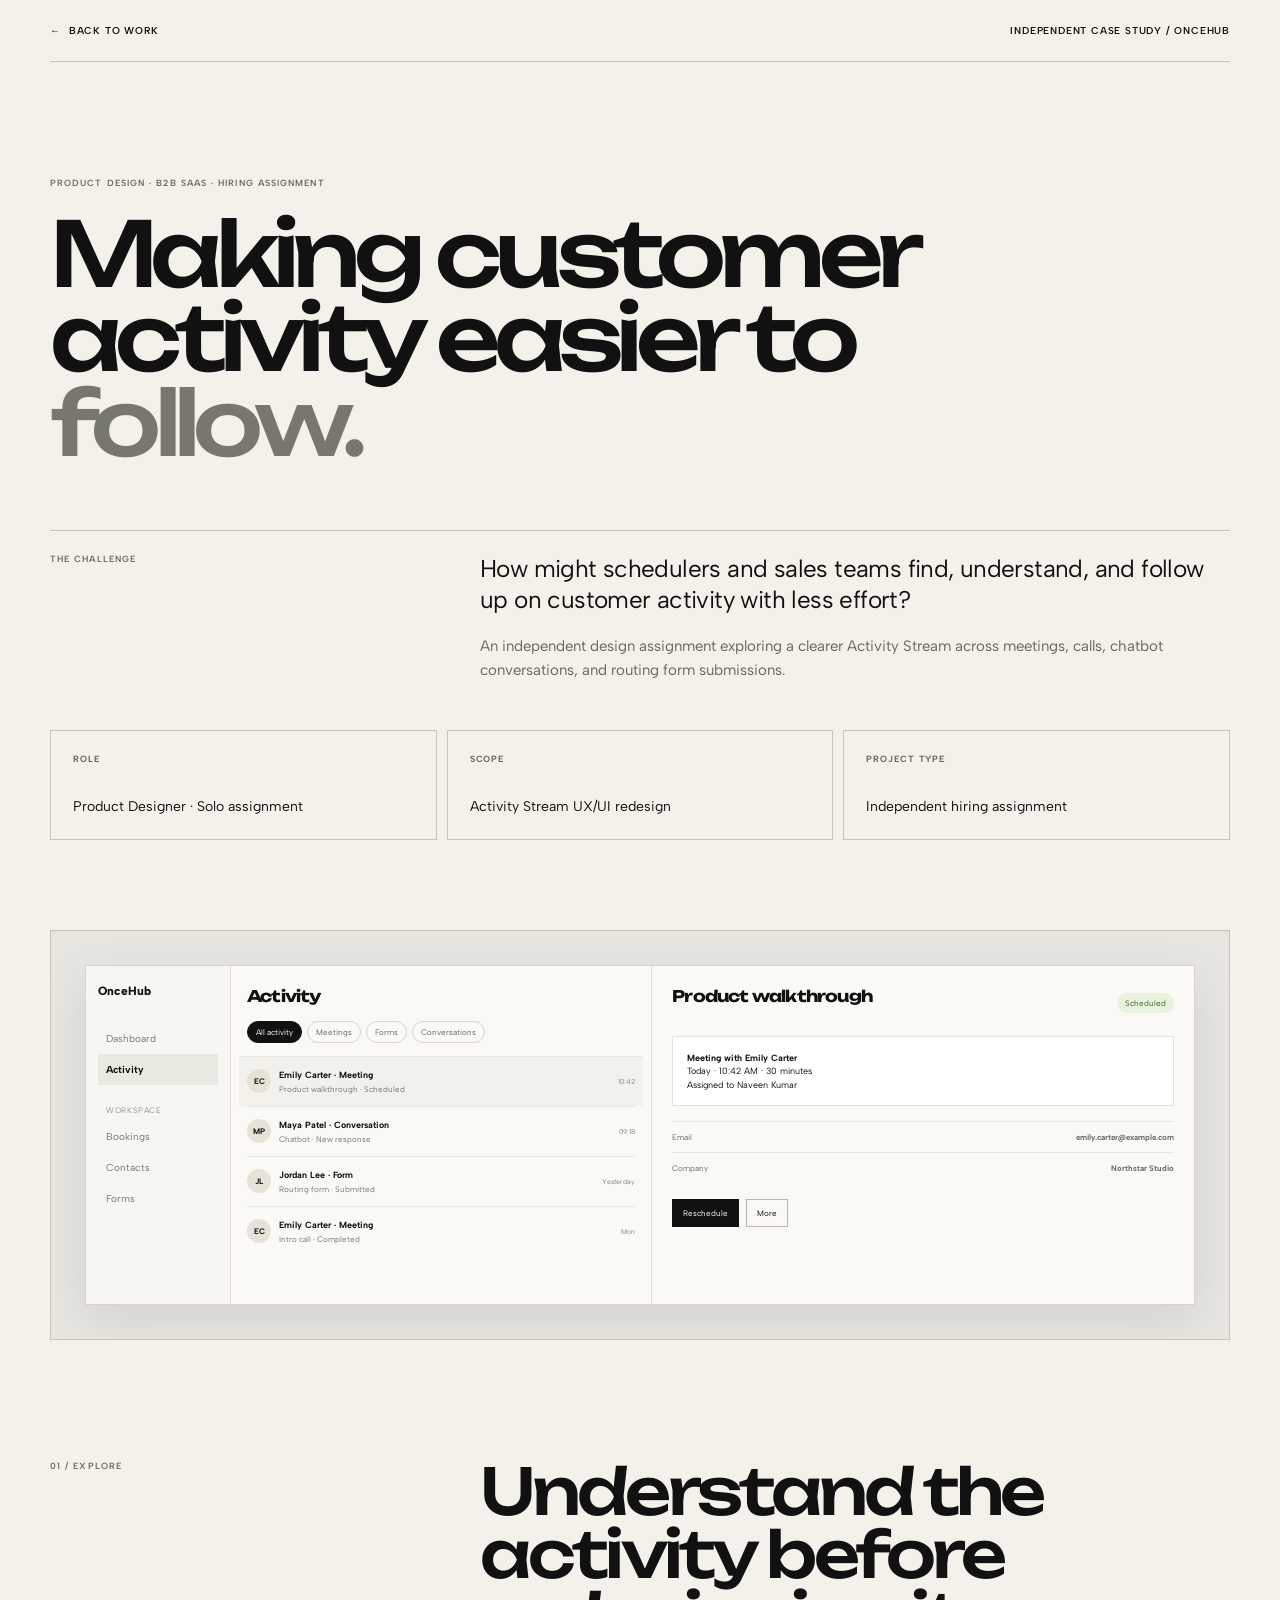
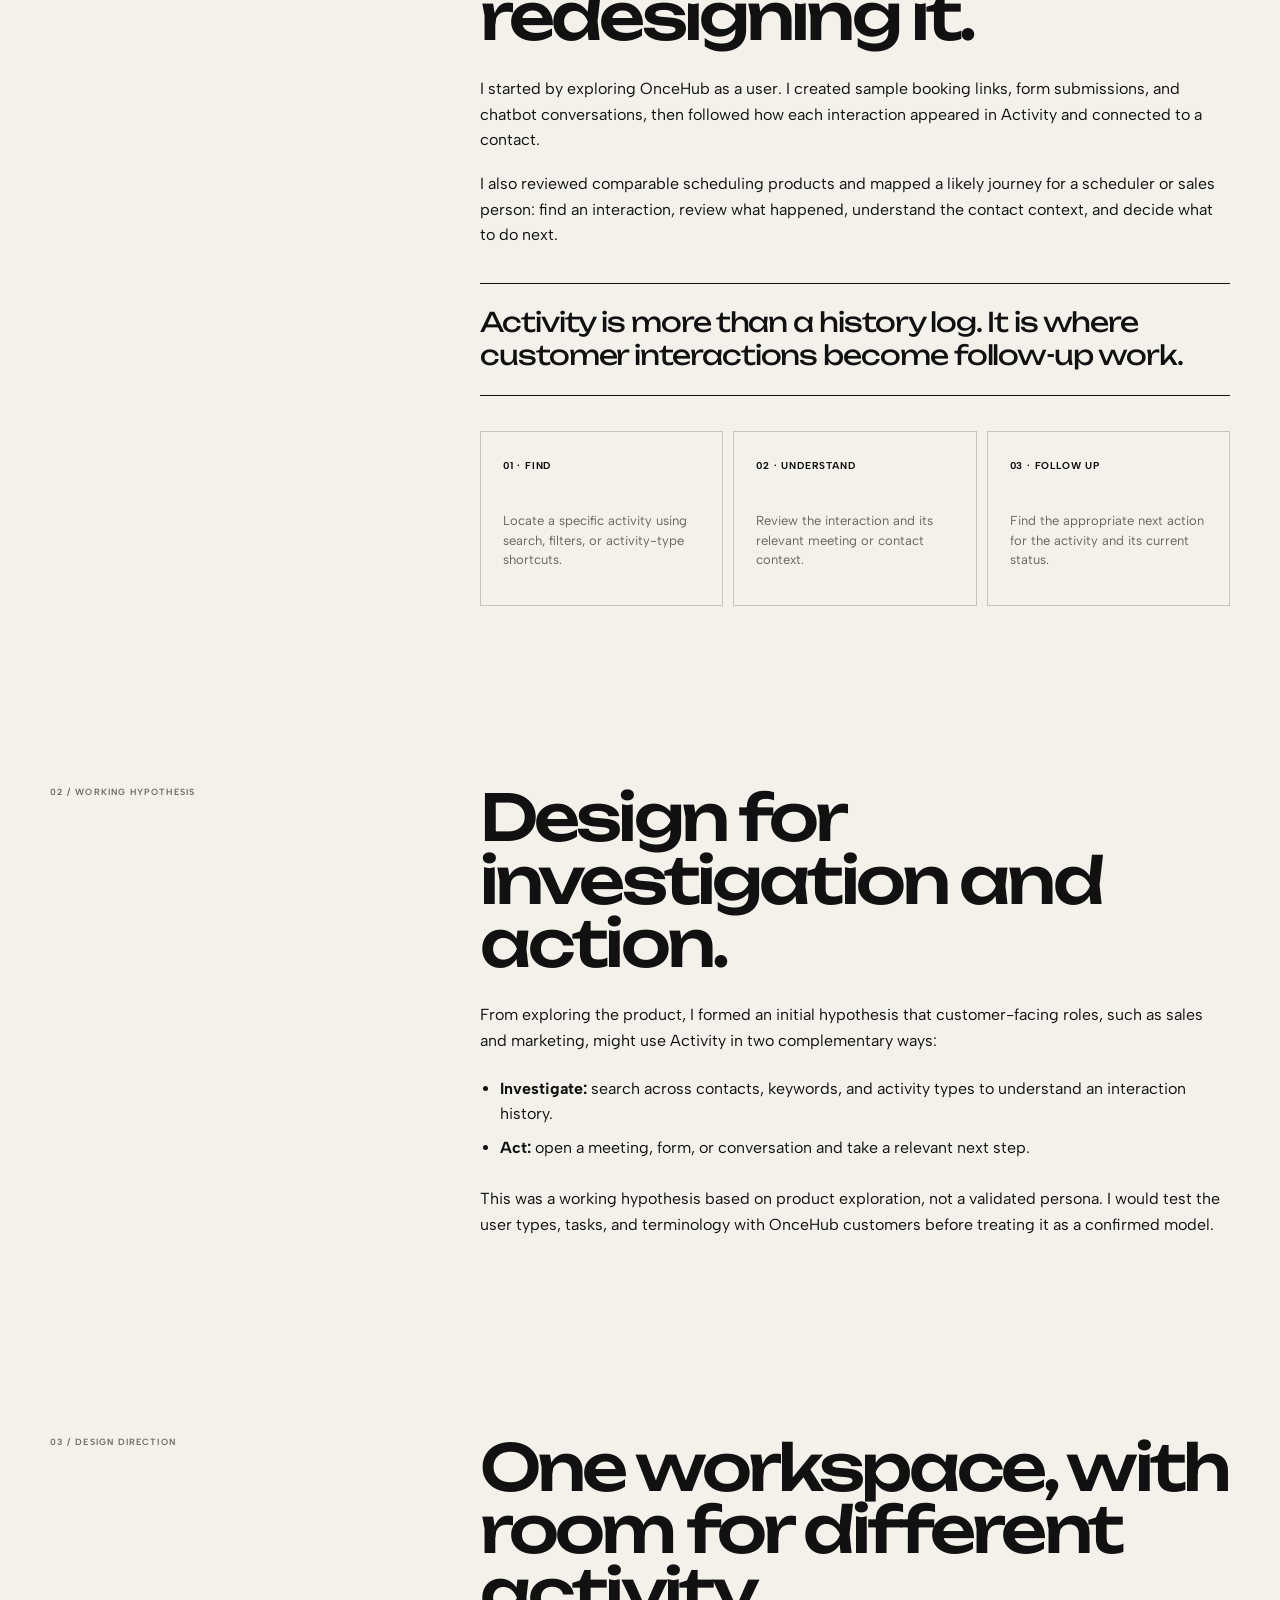
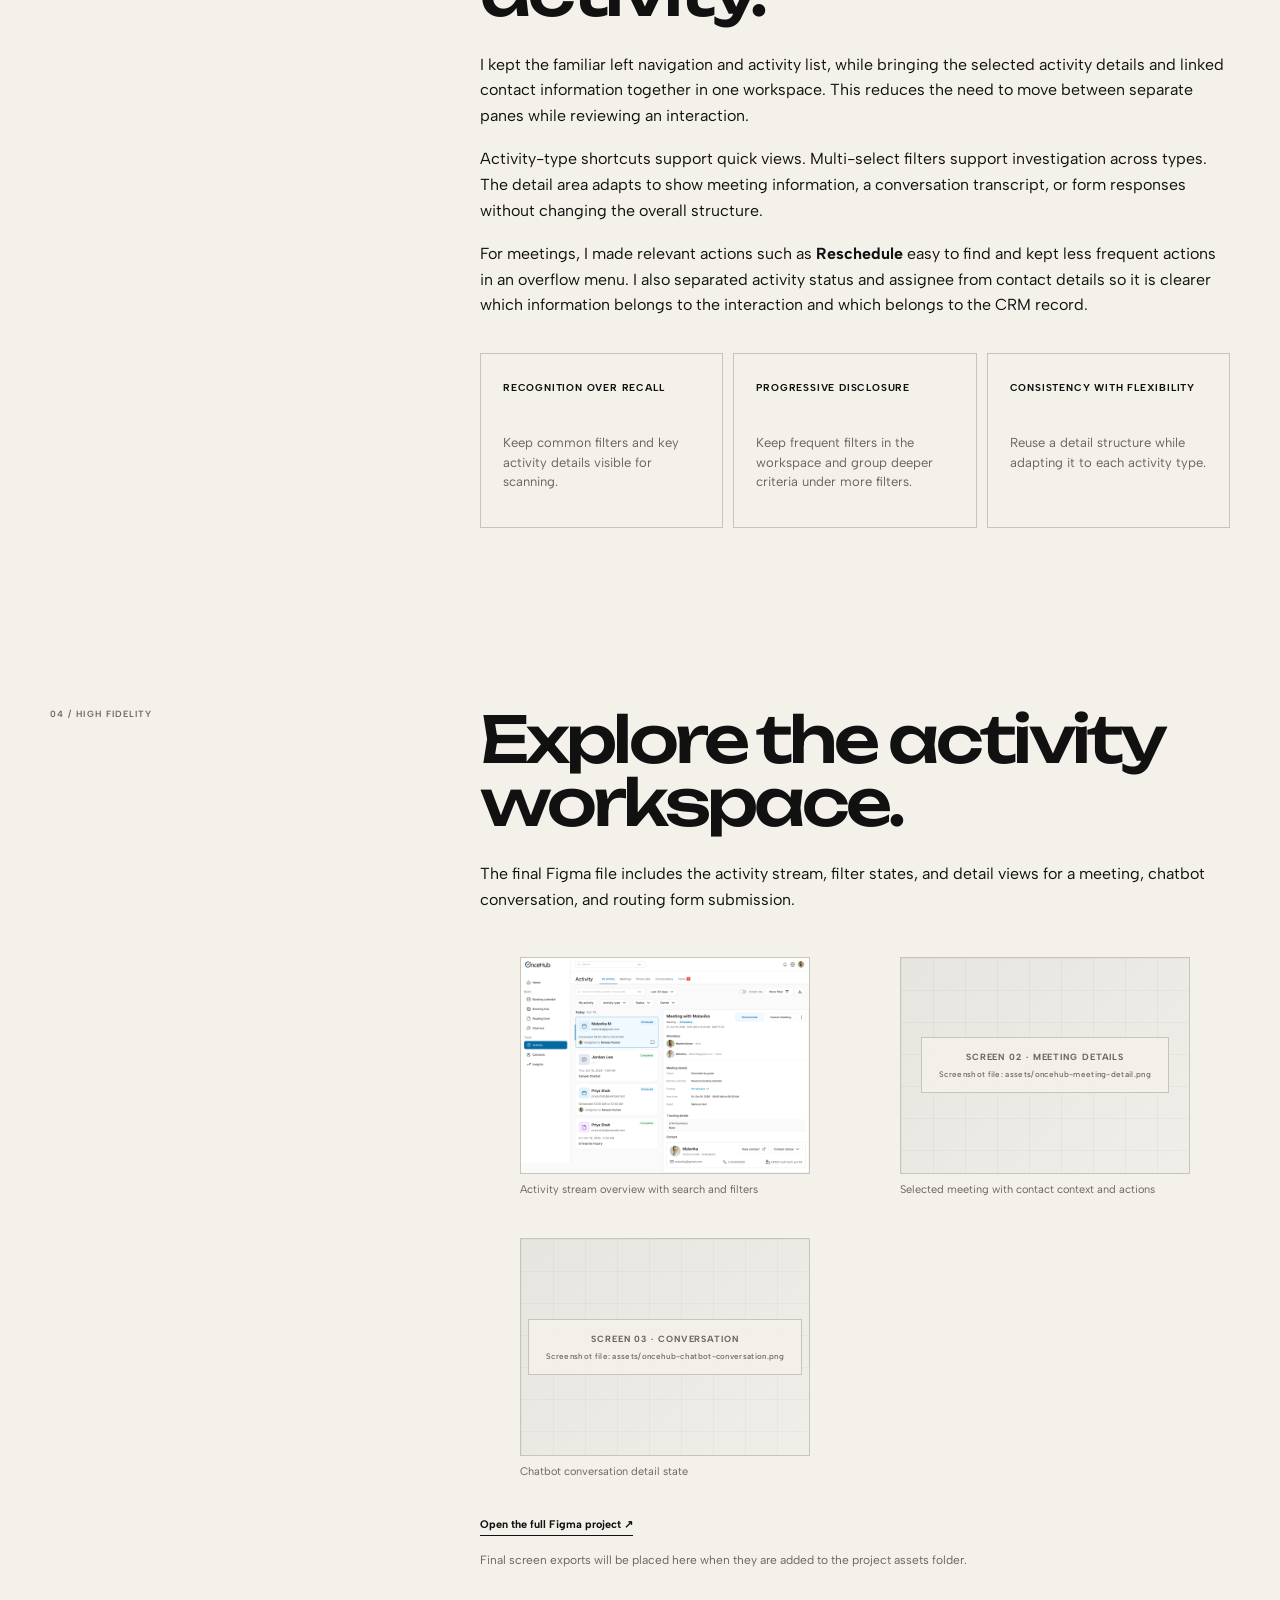
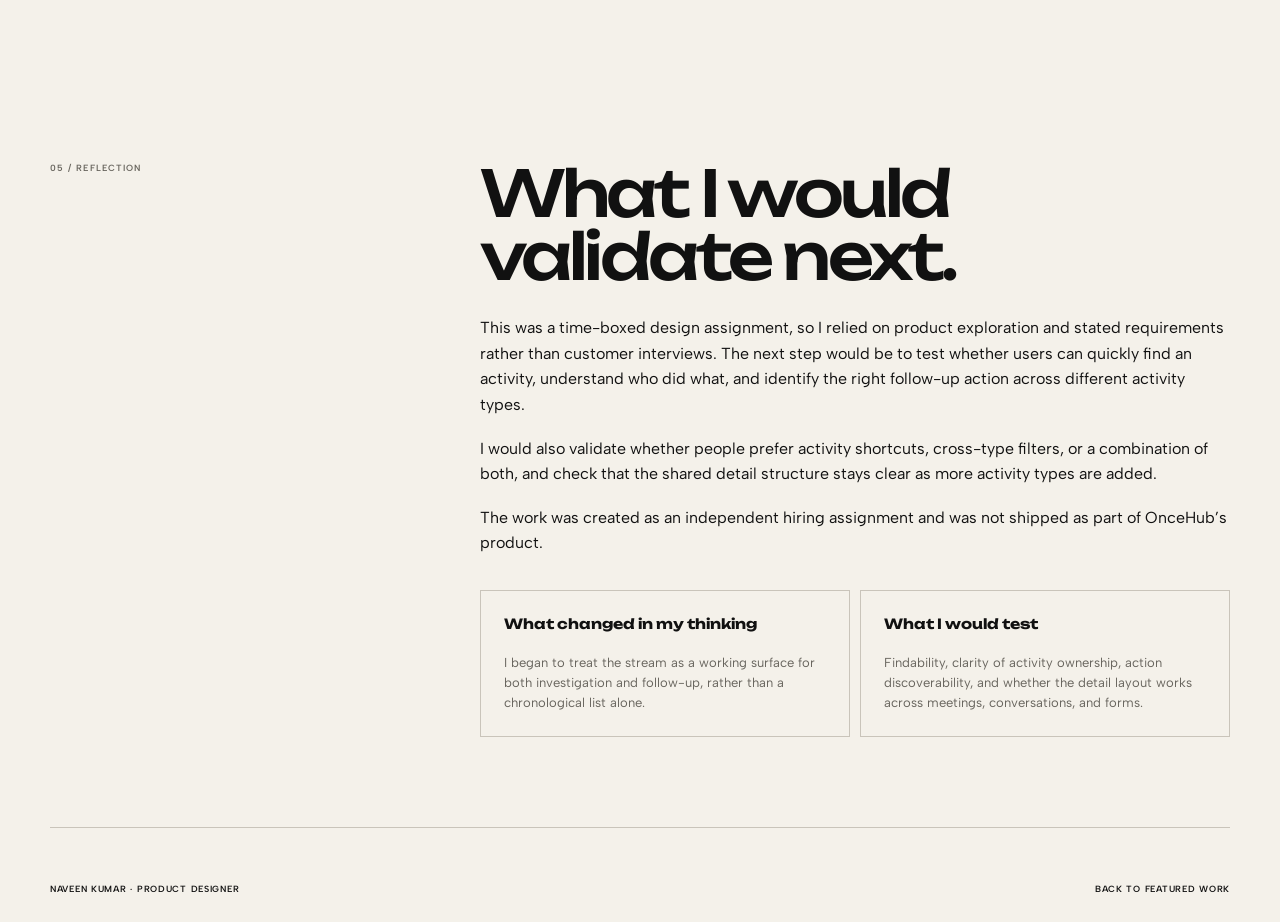
<file: case-studies/oncehub-activity-stream.html>
<!doctype html>
<html lang="en">
<head>
<meta charset="utf-8">
<meta name="viewport" content="width=device-width, initial-scale=1">
<meta name="theme-color" content="#f4f1ea">
<meta name="description" content="An independent UX design assignment exploring how schedulers and sales teams can find, understand, and follow up on customer activity in OnceHub.">
<title>OnceHub Activity Stream | Naveen Kumar</title>
<link rel="preconnect" href="https://fonts.googleapis.com">
<link rel="preconnect" href="https://fonts.gstatic.com" crossorigin>
<link href="https://fonts.googleapis.com/css2?family=Albert+Sans:wght@400;500;600;700;800&family=Unbounded:wght@400;500;600;700;800&display=swap" rel="stylesheet">
<style>
:root{--bg:#f4f1ea;--ink:#111;--muted:#68655e;--line:#c9c4ba;--accent:#d9ff3f;--soft:#ded9cf;--display:'Unbounded',sans-serif;--body:'Albert Sans',sans-serif}
*{box-sizing:border-box}html{scroll-behavior:smooth}body{margin:0;background:var(--bg);color:var(--ink);font-family:var(--body);overflow-x:hidden;-webkit-font-smoothing:antialiased}a{color:inherit;text-decoration:none}.wrap{width:min(1180px,calc(100% - 48px));margin:auto}
.nav{display:flex;justify-content:space-between;align-items:center;padding:24px 0;border-bottom:1px solid var(--line);font-size:10px;font-weight:600;letter-spacing:.08em;text-transform:uppercase}.back{display:flex;gap:8px;align-items:center}.back span{transition:transform .3s}.back:hover span{transform:translateX(-5px)}
.hero{padding:clamp(70px,9vw,125px) 0 80px}.eyebrow,.section-number{font-size:9px;font-weight:600;letter-spacing:.12em;text-transform:uppercase;color:var(--muted)}.eyebrow{margin-bottom:24px}.hero h1{font-family:var(--display);font-size:clamp(46px,7vw,100px);line-height:.94;letter-spacing:-.075em;font-weight:500;max-width:1100px;margin:0}.hero h1 em{font-style:normal;color:#777770}
.intro{display:grid;grid-template-columns:1fr 2fr;gap:55px;margin-top:65px;padding-top:22px;border-top:1px solid var(--line)}.intro p{font-size:clamp(18px,1.9vw,25px);line-height:1.3;letter-spacing:-.025em;margin:0;max-width:820px}.intro .secondary{font-size:15px;line-height:1.6;letter-spacing:0;margin-top:18px;color:var(--muted)}
.meta{display:grid;grid-template-columns:repeat(3,1fr);gap:10px;margin-top:48px}.meta article{border:1px solid var(--line);padding:22px;min-height:110px;display:flex;flex-direction:column;justify-content:space-between}.meta b{font-size:9px;letter-spacing:.1em;text-transform:uppercase;color:var(--muted)}.meta span{font-size:14px;line-height:1.4}
.visual{margin:10px 0 30px;background:#e6e5df;border:1px solid #c9c4ba;padding:clamp(14px,3vw,34px);overflow:hidden}.window{min-height:340px;background:#faf9f6;border:1px solid #d5d3cc;display:grid;grid-template-columns:145px 1.05fr 1.35fr;box-shadow:0 16px 45px rgba(17,17,17,.08);font-size:10px}.sidebar{padding:18px 12px;border-right:1px solid #e1dfd8;background:#f7f6f2}.brand{font-weight:800;font-size:12px;margin-bottom:25px}.navitem{padding:9px 8px;color:#77766f}.navitem.active{background:#e9e8e1;color:#111;font-weight:700}.side-label{margin:20px 8px 6px;font-size:8px;color:#96948c;text-transform:uppercase;letter-spacing:.08em}.stream{padding:20px 16px;border-right:1px solid #e1dfd8}.stream h2,.detail h2{font-family:var(--display);font-size:16px;letter-spacing:-.05em;margin:0 0 15px}.filters{display:flex;gap:5px;flex-wrap:wrap;margin-bottom:13px}.filter{border:1px solid #d9d7d0;border-radius:20px;padding:5px 8px;font-size:8px;color:#68665f}.filter.selected{background:#111;color:#fff;border-color:#111}.activity{display:grid;grid-template-columns:25px 1fr auto;gap:7px;align-items:center;padding:12px 0;border-top:1px solid #e8e6e0}.avatar{width:24px;height:24px;border-radius:50%;display:grid;place-items:center;background:#e7e2d8;font-size:8px;font-weight:700}.activity strong{display:block;font-size:9px}.activity small{display:block;margin-top:4px;color:#77766f;font-size:8px}.activity time{color:#85837d;font-size:7px}.activity.current{margin:0 -8px;padding:12px 8px;background:#f2f1ec}.detail{padding:20px}.detail-head{display:flex;justify-content:space-between;align-items:center}.status{border-radius:20px;background:#e9f2dc;color:#41652a;padding:5px 8px;font-size:8px}.detail-copy{margin:15px 0;padding:14px;border:1px solid #e4e2dc;background:#fff;font-size:9px;line-height:1.5}.detail-row{display:flex;justify-content:space-between;padding:10px 0;border-top:1px solid #e8e6e0;color:#6d6b64;font-size:8px}.actions{display:flex;gap:7px;margin-top:16px}.actions span{border:1px solid #bbb8af;padding:8px 10px;font-size:8px}.actions span:first-child{background:#111;color:#fff;border-color:#111}
section{padding:90px 0}.section-grid{display:grid;grid-template-columns:1fr 2fr;gap:55px}.section-grid h2{font-family:var(--display);font-size:clamp(34px,5vw,64px);font-weight:500;line-height:.98;letter-spacing:-.06em;margin:0 0 28px}.section-grid h2 em{font-style:normal}.copy{font-size:16px;line-height:1.6;max-width:760px}.copy p{margin:0 0 18px}.copy ul{padding-left:20px;margin:15px 0 22px}.copy li{padding:4px 0}.callout{border-top:1px solid var(--ink);border-bottom:1px solid var(--ink);padding:22px 0;margin:35px 0;font-family:var(--display);font-size:clamp(18px,2.3vw,27px);line-height:1.25;letter-spacing:-.04em}
.steps,.principles{display:grid;grid-template-columns:repeat(3,1fr);gap:10px;margin-top:35px}.step,.principle{border:1px solid var(--line);padding:22px;min-height:175px;transition:transform .3s,background .3s}.step:hover,.principle:hover{transform:translateY(-5px);background:var(--accent)}.step b,.principle b{font-size:10px;text-transform:uppercase;letter-spacing:.08em}.step p,.principle p{font-size:13px;line-height:1.5;margin:38px 0 0;color:var(--muted)}
.screen-grid{display:grid;grid-template-columns:repeat(2,minmax(0,1fr));gap:10px;margin-top:28px}.screen-slot{position:relative;display:grid;place-items:center;min-height:230px;aspect-ratio:16/10;border:1px solid var(--line);background:linear-gradient(135deg,#e6e5df,#efeee9);overflow:hidden}.screen-slot:first-child{grid-column:1/-1;aspect-ratio:4/3;min-height:0}.screen-slot.has-image:before{display:none}.screen-slot img{width:100%;height:100%;object-fit:contain;position:relative;z-index:1;display:block}.screen-slot:before{content:'';position:absolute;inset:0;background-image:linear-gradient(rgba(17,17,17,.035) 1px,transparent 1px),linear-gradient(90deg,rgba(17,17,17,.035) 1px,transparent 1px);background-size:32px 32px}.slot-label{position:relative;padding:13px 17px;background:rgba(244,241,234,.9);border:1px solid #c9c4ba;text-align:center;font-size:9px;font-weight:700;letter-spacing:.1em;text-transform:uppercase;color:#68655e}.slot-label small{display:block;margin-top:7px;font-size:8px;font-weight:500;letter-spacing:.04em;text-transform:none}.screen-caption{margin-top:9px;font-size:11px;color:var(--muted)}.embed-link{display:inline-flex;gap:8px;margin-top:24px;font-size:11px;font-weight:700;border-bottom:1px solid;padding-bottom:4px}.note{font-size:12px;color:var(--muted);line-height:1.6;margin-top:15px}
.reflection{display:grid;grid-template-columns:repeat(2,1fr);gap:10px;margin-top:34px}.reflection article{border:1px solid var(--line);padding:23px}.reflection b{font-family:var(--display);font-size:14px}.reflection p{font-size:13px;line-height:1.55;color:var(--muted);margin:20px 0 0}
.footer{padding:55px 0 28px;border-top:1px solid var(--line);display:flex;justify-content:space-between;font-size:9px;font-weight:600;letter-spacing:.08em;text-transform:uppercase}
@media(max-width:700px){.wrap{width:calc(100% - 28px)}.nav{padding:18px 0;font-size:9px}.hero{padding:65px 0 55px}.hero h1{font-size:clamp(38px,10vw,62px);line-height:1}.intro,.section-grid{grid-template-columns:1fr;gap:20px}.intro{margin-top:46px}.meta,.steps,.principles,.reflection{grid-template-columns:1fr}.meta article{min-height:92px;padding:18px}.visual{padding:10px;overflow-x:auto}.window{min-width:680px;min-height:300px}.section-grid{gap:24px}.section-grid h2{font-size:clamp(32px,9vw,48px)}section{padding:66px 0}.copy{font-size:15px}.step,.principle{min-height:145px}.step p,.principle p{margin-top:25px}.screen-grid{grid-template-columns:1fr}.screen-slot:first-child{grid-column:auto;aspect-ratio:4/3;min-height:0}.screen-slot{min-height:180px}.footer{flex-direction:column;gap:14px;padding-top:42px}}
@media(prefers-reduced-motion:reduce){html{scroll-behavior:auto}.step,.principle{transition:none}}
</style>
</head>
<body><div class="wrap">
<nav class="nav"><a class="back" href="../index.html#work"><span>←</span> Back to work</a><span>Independent case study / OnceHub</span></nav>
<header class="hero">
<div class="eyebrow">Product design · B2B SaaS · Hiring assignment</div>
<h1>Making customer activity easier to <em>follow.</em></h1>
<div class="intro"><div class="section-number">The challenge</div><div><p>How might schedulers and sales teams find, understand, and follow up on customer activity with less effort?</p><p class="secondary">An independent design assignment exploring a clearer Activity Stream across meetings, calls, chatbot conversations, and routing form submissions.</p></div></div>
<div class="meta"><article><b>Role</b><span>Product Designer · Solo assignment</span></article><article><b>Scope</b><span>Activity Stream UX/UI redesign</span></article><article><b>Project type</b><span>Independent hiring assignment</span></article></div>
</header>
<div class="visual" role="img" aria-label="Illustrative preview of the redesigned activity workspace with navigation, activity list, filters, and selected meeting details">
<div class="window"><aside class="sidebar"><div class="brand">OnceHub</div><div class="navitem">Dashboard</div><div class="navitem active">Activity</div><div class="side-label">Workspace</div><div class="navitem">Bookings</div><div class="navitem">Contacts</div><div class="navitem">Forms</div></aside><div class="stream"><h2>Activity</h2><div class="filters"><span class="filter selected">All activity</span><span class="filter">Meetings</span><span class="filter">Forms</span><span class="filter">Conversations</span></div><div class="activity current"><span class="avatar">EC</span><span><strong>Emily Carter · Meeting</strong><small>Product walkthrough · Scheduled</small></span><time>10:42</time></div><div class="activity"><span class="avatar">MP</span><span><strong>Maya Patel · Conversation</strong><small>Chatbot · New response</small></span><time>09:18</time></div><div class="activity"><span class="avatar">JL</span><span><strong>Jordan Lee · Form</strong><small>Routing form · Submitted</small></span><time>Yesterday</time></div><div class="activity"><span class="avatar">EC</span><span><strong>Emily Carter · Meeting</strong><small>Intro call · Completed</small></span><time>Mon</time></div></div><div class="detail"><div class="detail-head"><h2>Product walkthrough</h2><span class="status">Scheduled</span></div><div class="detail-copy"><strong>Meeting with Emily Carter</strong><br>Today · 10:42 AM · 30 minutes<br>Assigned to Naveen Kumar</div><div class="detail-row"><span>Email</span><strong>emily.carter@example.com</strong></div><div class="detail-row"><span>Company</span><strong>Northstar Studio</strong></div><div class="actions"><span>Reschedule</span><span>More</span></div></div></div></div>
<section><div class="section-grid"><div class="section-number">01 / Explore</div><div><h2>Understand the activity <em>before redesigning it.</em></h2><div class="copy"><p>I started by exploring OnceHub as a user. I created sample booking links, form submissions, and chatbot conversations, then followed how each interaction appeared in Activity and connected to a contact.</p><p>I also reviewed comparable scheduling products and mapped a likely journey for a scheduler or sales person: find an interaction, review what happened, understand the contact context, and decide what to do next.</p></div><div class="callout">Activity is more than a history log. It is where customer interactions become follow-up work.</div><div class="steps"><article class="step"><b>01 · Find</b><p>Locate a specific activity using search, filters, or activity-type shortcuts.</p></article><article class="step"><b>02 · Understand</b><p>Review the interaction and its relevant meeting or contact context.</p></article><article class="step"><b>03 · Follow up</b><p>Find the appropriate next action for the activity and its current status.</p></article></div></div></div></section>
<section><div class="section-grid"><div class="section-number">02 / Working hypothesis</div><div><h2>Design for investigation <em>and action.</em></h2><div class="copy"><p>From exploring the product, I formed an initial hypothesis that customer-facing roles, such as sales and marketing, might use Activity in two complementary ways:</p><ul><li><strong>Investigate:</strong> search across contacts, keywords, and activity types to understand an interaction history.</li><li><strong>Act:</strong> open a meeting, form, or conversation and take a relevant next step.</li></ul><p>This was a working hypothesis based on product exploration, not a validated persona. I would test the user types, tasks, and terminology with OnceHub customers before treating it as a confirmed model.</p></div></div></div></section>
<section><div class="section-grid"><div class="section-number">03 / Design direction</div><div><h2>One workspace, with room for <em>different activity.</em></h2><div class="copy"><p>I kept the familiar left navigation and activity list, while bringing the selected activity details and linked contact information together in one workspace. This reduces the need to move between separate panes while reviewing an interaction.</p><p>Activity-type shortcuts support quick views. Multi-select filters support investigation across types. The detail area adapts to show meeting information, a conversation transcript, or form responses without changing the overall structure.</p><p>For meetings, I made relevant actions such as <strong>Reschedule</strong> easy to find and kept less frequent actions in an overflow menu. I also separated activity status and assignee from contact details so it is clearer which information belongs to the interaction and which belongs to the CRM record.</p></div><div class="principles"><article class="principle"><b>Recognition over recall</b><p>Keep common filters and key activity details visible for scanning.</p></article><article class="principle"><b>Progressive disclosure</b><p>Keep frequent filters in the workspace and group deeper criteria under more filters.</p></article><article class="principle"><b>Consistency with flexibility</b><p>Reuse a detail structure while adapting it to each activity type.</p></article></div></div></div></section>
<section><div class="section-grid"><div class="section-number">04 / High fidelity</div><div><h2>Explore the <em>activity workspace.</em></h2><div class="copy"><p>The final Figma file includes the activity stream, filter states, and detail views for a meeting, chatbot conversation, and routing form submission.</p></div><div class="screen-grid" aria-label="Reserved spaces for final OnceHub design screenshots"><figure><div class="screen-slot has-image"><img src="../assets/oncehub-activity-stream-overview.jpg" alt="OnceHub Activity Stream redesign showing activity filters, a selected meeting, and contact details" loading="lazy"></div><figcaption class="screen-caption">Activity stream overview with search and filters</figcaption></figure><figure><div class="screen-slot"><span class="slot-label">Screen 02 · Meeting details<small>Screenshot file: assets/oncehub-meeting-detail.png</small></span></div><figcaption class="screen-caption">Selected meeting with contact context and actions</figcaption></figure><figure><div class="screen-slot"><span class="slot-label">Screen 03 · Conversation<small>Screenshot file: assets/oncehub-chatbot-conversation.png</small></span></div><figcaption class="screen-caption">Chatbot conversation detail state</figcaption></figure></div><a class="embed-link" href="https://www.figma.com/design/cOwxfVhBslvW2XHwLpD0OH/Once-hub-Assignment?node-id=0-1&amp;t=3eLffGj838iDhczl-1" target="_blank" rel="noopener">Open the full Figma project ↗</a><p class="note">Final screen exports will be placed here when they are added to the project assets folder.</p></div></div></section>
<section><div class="section-grid"><div class="section-number">05 / Reflection</div><div><h2>What I would <em>validate next.</em></h2><div class="copy"><p>This was a time-boxed design assignment, so I relied on product exploration and stated requirements rather than customer interviews. The next step would be to test whether users can quickly find an activity, understand who did what, and identify the right follow-up action across different activity types.</p><p>I would also validate whether people prefer activity shortcuts, cross-type filters, or a combination of both, and check that the shared detail structure stays clear as more activity types are added.</p><p>The work was created as an independent hiring assignment and was not shipped as part of OnceHub’s product.</p></div><div class="reflection"><article><b>What changed in my thinking</b><p>I began to treat the stream as a working surface for both investigation and follow-up, rather than a chronological list alone.</p></article><article><b>What I would test</b><p>Findability, clarity of activity ownership, action discoverability, and whether the detail layout works across meetings, conversations, and forms.</p></article></div></div></div></section>
<footer class="footer"><span>Naveen Kumar · Product Designer</span><a href="../index.html#work">Back to featured work</a></footer>
</div>
</body>
</html>
</file>
